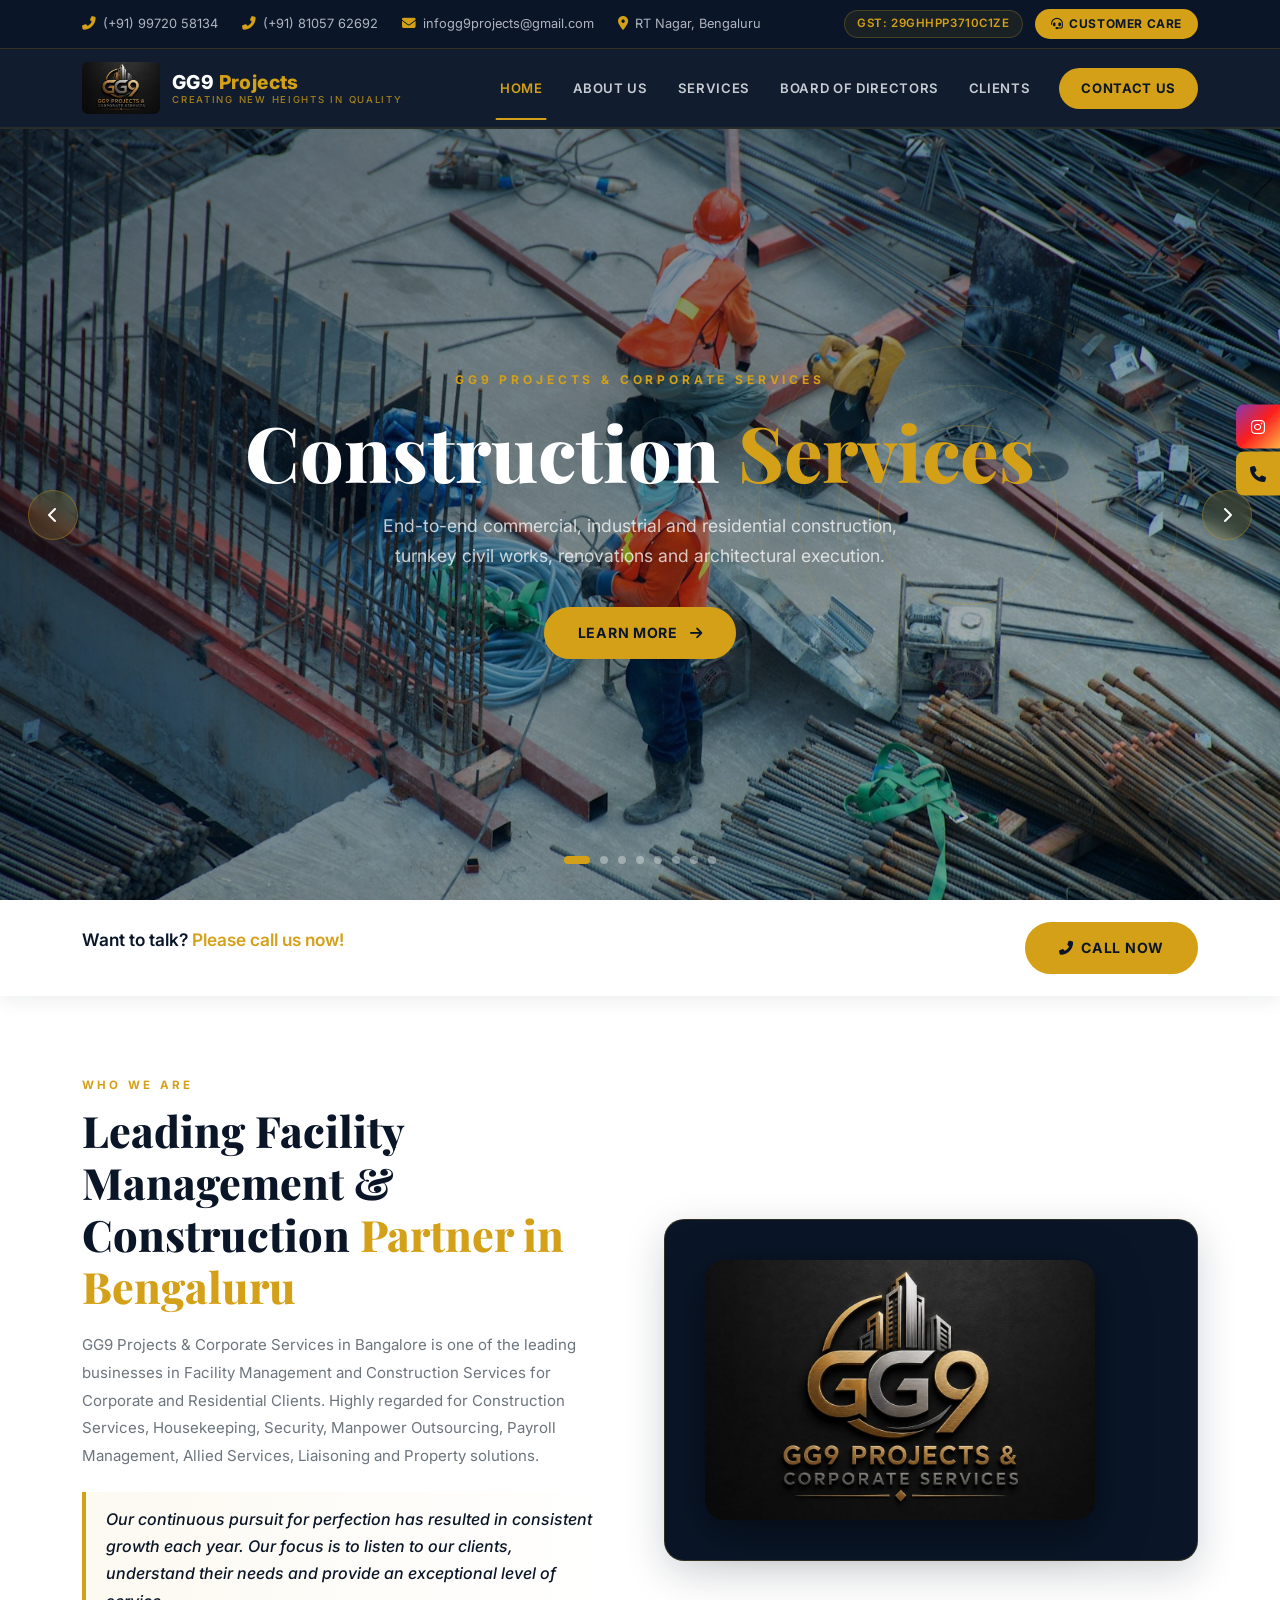
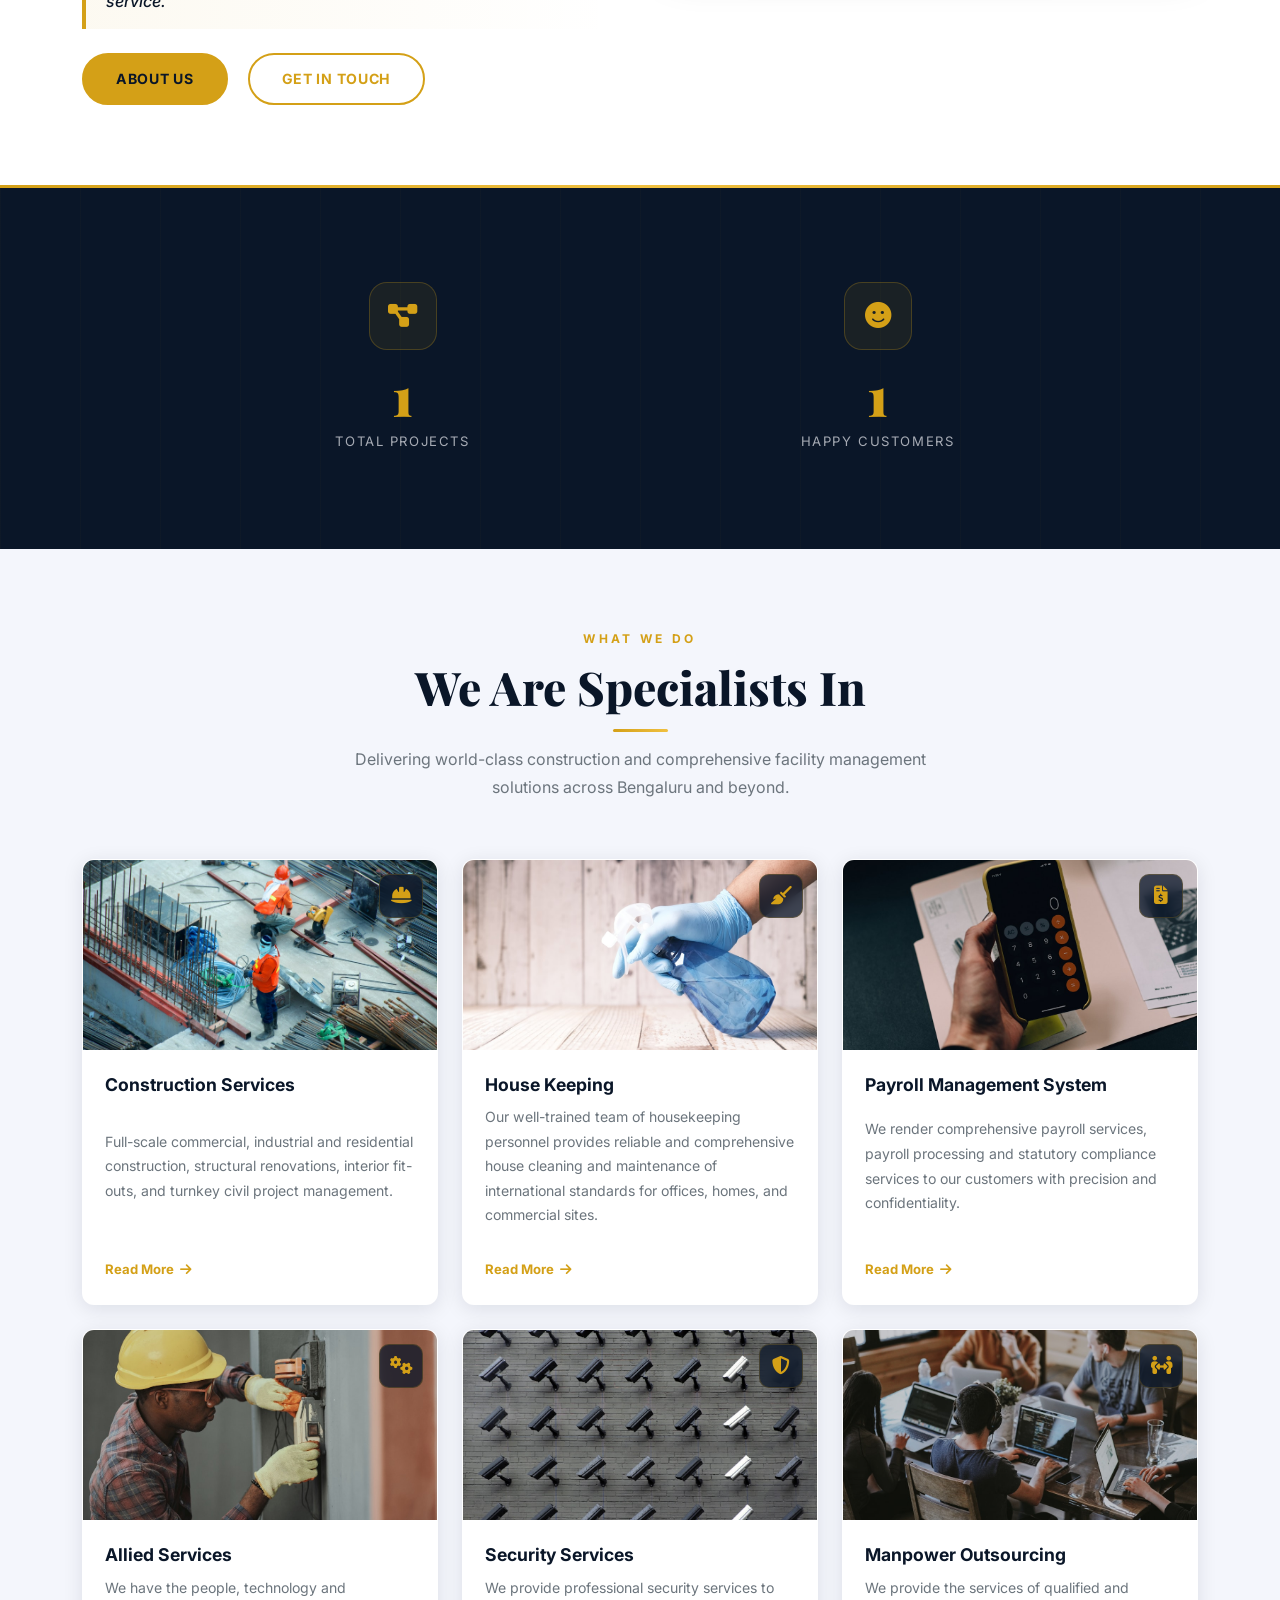
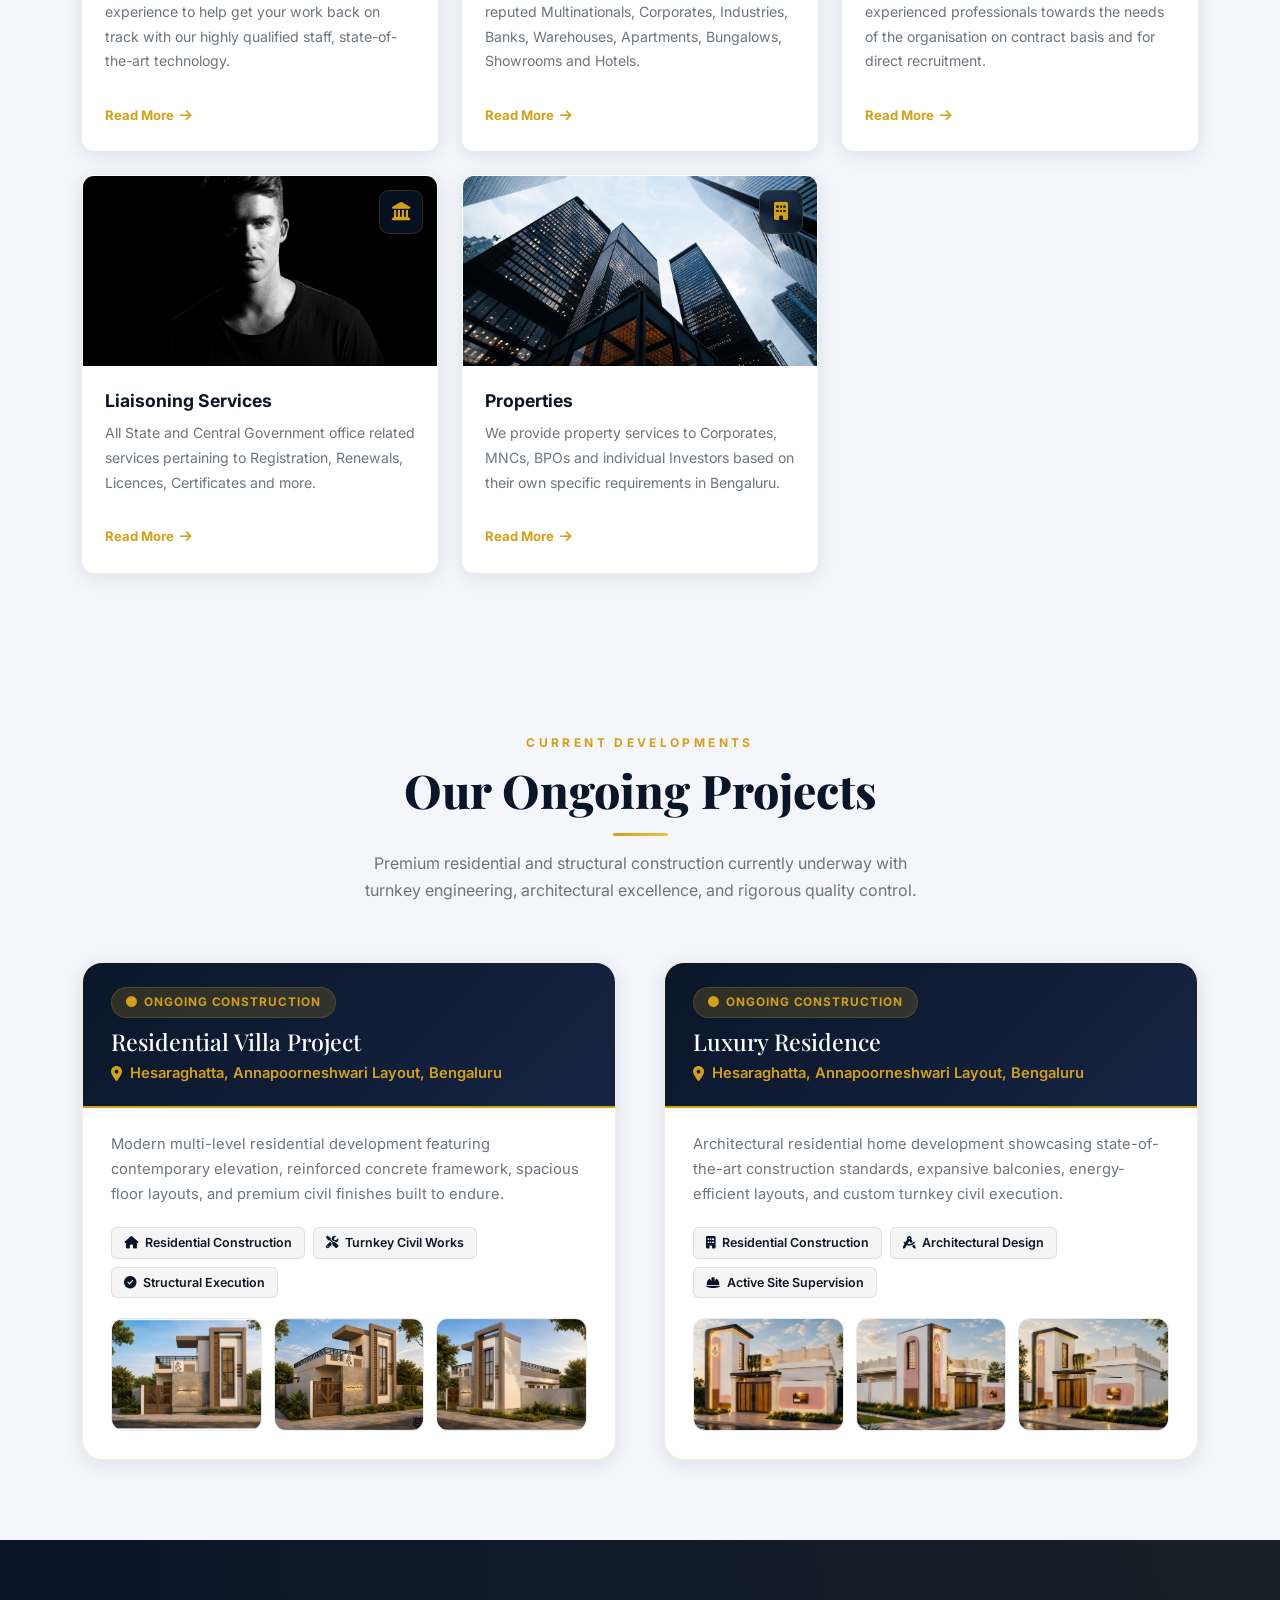
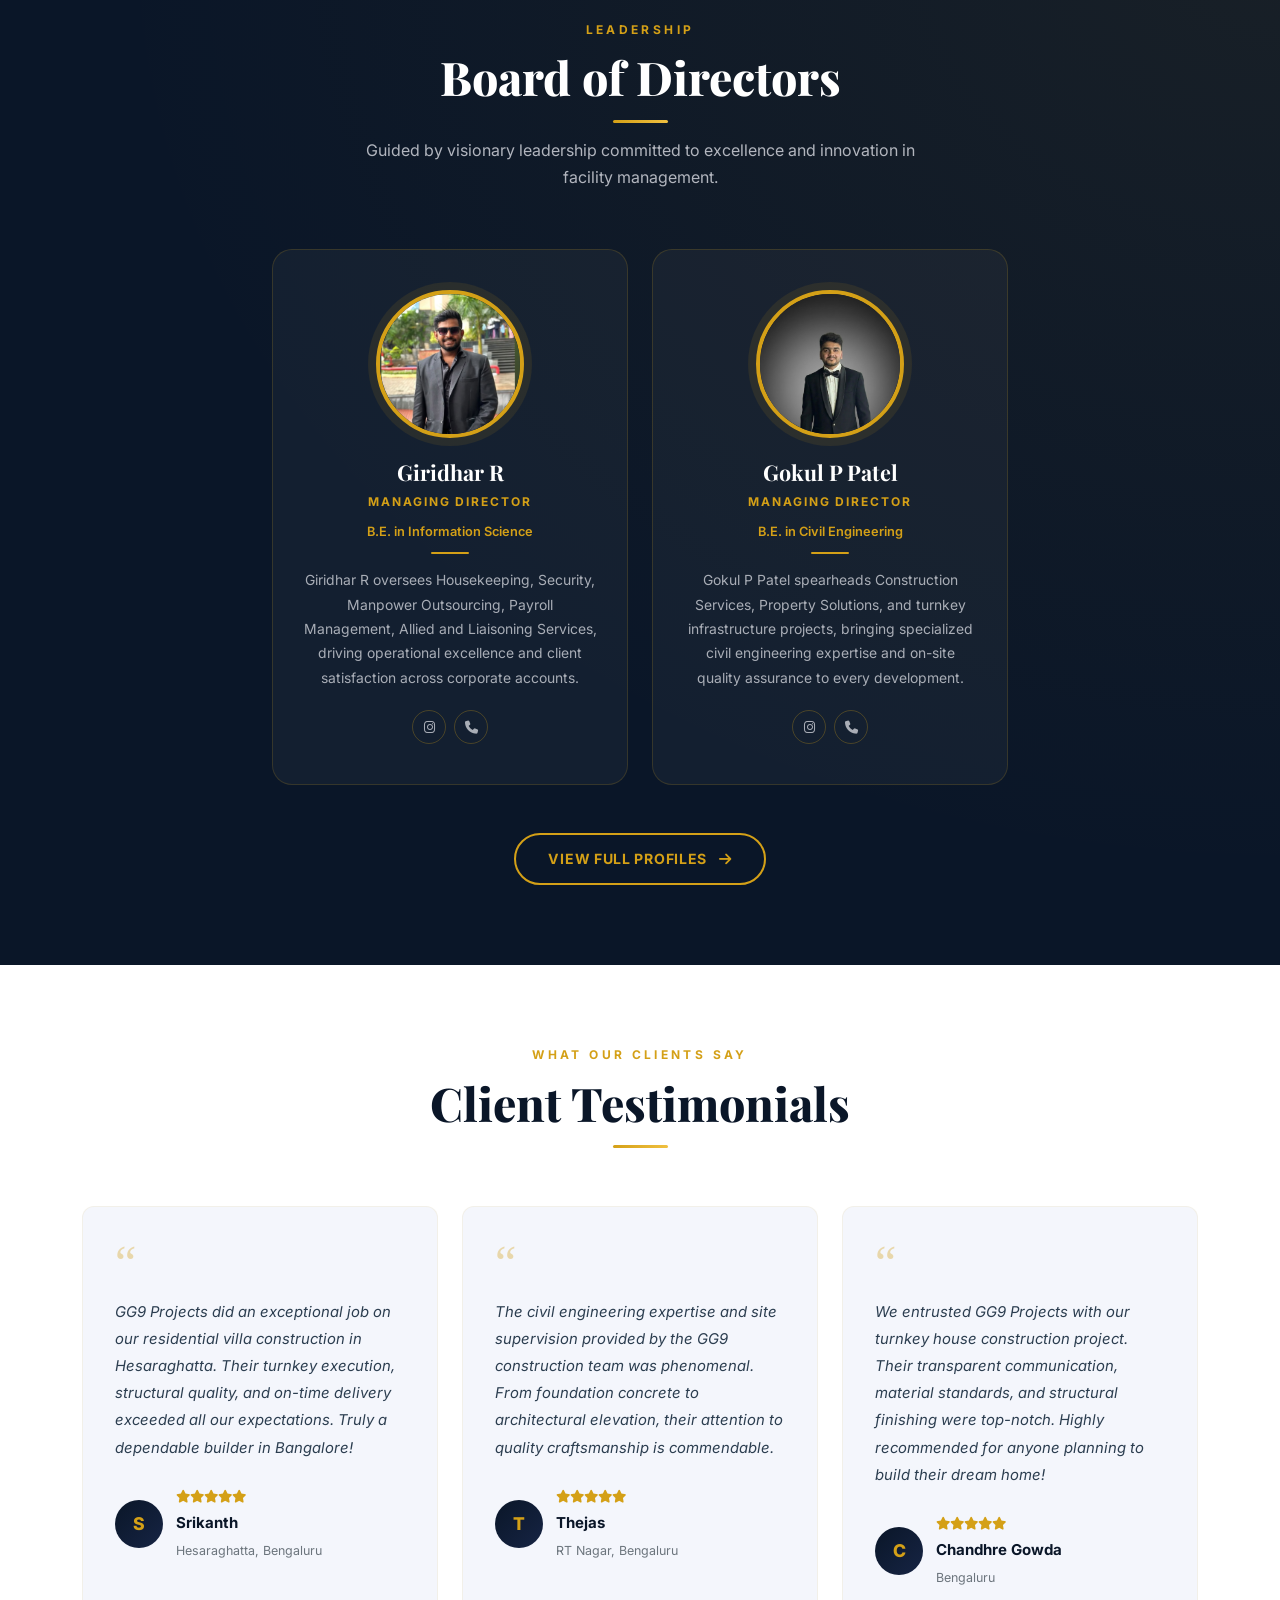
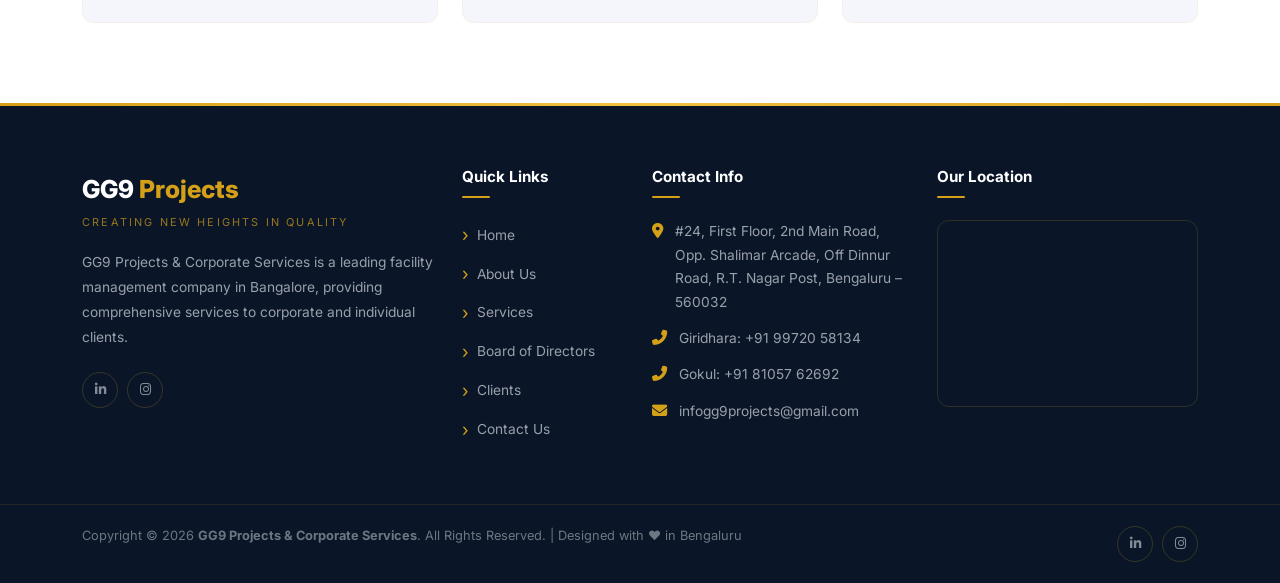
<file: index.html>
<!DOCTYPE html>
<html lang="en">
<head>
  <meta charset="UTF-8">
  <meta name="viewport" content="width=device-width, initial-scale=1.0">
  <title>GG9 Projects &amp; Corporate Services | Creating New Heights In Quality | Bengaluru</title>
  <meta name="description" content="GG9 Projects &amp; Corporate Services - Leading facility management and construction company in Bengaluru offering Construction, Housekeeping, Security, Payroll, Manpower Outsourcing, Allied Services, Liaisoning and Property services.">
  <link rel="stylesheet" href="https://cdn.jsdelivr.net/npm/bootstrap@5.3.0/dist/css/bootstrap.min.css">
  <link rel="stylesheet" href="https://cdnjs.cloudflare.com/ajax/libs/font-awesome/6.4.0/css/all.min.css">
  <link rel="stylesheet" href="css/style.css">
</head>
<body>

<!-- FLOATING SIDEBAR -->
<div class="floating-bar"><a href="https://www.instagram.com/gg9.group?igsi=MTk2eXpuN3RveWJsMg==" target="_blank" class="fl-btn fl-ig" aria-label="Instagram"><span class="fl-icon"><i class="fab fa-instagram"></i></span><span class="fl-label">Follow Us</span></a><a href="tel:09972058134" class="fl-btn fl-call" aria-label="Call Us"><span class="fl-icon"><i class="fas fa-phone"></i></span><span class="fl-label">Call Us</span></a></div>

<!-- HEADER -->
<header id="header">
  <div class="header-topbar">
    <div class="container">
      <div class="topbar-inner">
        <div class="topbar-info">
          <div class="info-item"><i class="fas fa-phone-alt"></i><a href="tel:09972058134">(+91) 99720 58134</a></div><div class="info-item"><i class="fas fa-phone-alt"></i><a href="tel:08105762692">(+91) 81057 62692</a></div>
          <div class="info-item"><i class="fas fa-envelope"></i><a href="mailto:infogg9projects@gmail.com">infogg9projects@gmail.com</a></div>
          <div class="info-item d-none d-md-flex"><i class="fas fa-map-marker-alt"></i> RT Nagar, Bengaluru</div>
        </div>
        <div class="topbar-right">
          <span class="gst-badge">GST: 29GHHPP3710C1ZE</span>
          <a href="tel:08105762692" class="topbar-cta"><i class="fas fa-headset"></i> Customer Care</a>
        </div>
      </div>
    </div>
  </div>
  <div class="navbar-main">
    <div class="container">
      <div class="navbar-inner">
        <a href="index.html" class="navbar-brand">
          <img src="images/logo.jpg" alt="GG9 Projects" class="brand-logo">
          <div class="brand-text">
            <span class="brand-name">GG9<span> Projects</span></span>
            <span class="brand-tagline">Creating New Heights In Quality</span>
          </div>
        </a>
        <button class="nav-toggle" aria-label="Toggle navigation"><span></span><span></span><span></span></button>
        <nav class="nav-links">
          <a href="index.html" class="active">Home</a>
          <a href="about.html">About Us</a>
          <a href="services.html">Services</a>
          <a href="board.html">Board of Directors</a>
          <a href="clients.html">Clients</a>
          <a href="contact.html" class="nav-cta">Contact Us</a>
        </nav>
      </div>
    </div>
  </div>
</header>

<!-- HERO SLIDER -->
<div class="hero-slider">
  <button class="slider-arrow slider-prev" aria-label="Previous"><i class="fas fa-chevron-left"></i></button>
  <button class="slider-arrow slider-next" aria-label="Next"><i class="fas fa-chevron-right"></i></button>

  <!-- Slide 1: Construction Services -->
  <div class="slide active">
    <div class="slide-bg" style="background-image: url('images/slides/slide8.jpg');"></div>
    <div class="slide-pattern"></div>
    <div class="slide-overlay"></div>
    <div class="slide-rings"><span></span><span></span><span></span><span></span></div>
    <div class="slide-content">
      <span class="slide-label">GG9 Projects &amp; Corporate Services</span>
      <h1 class="slide-title">Construction <span>Services</span></h1>
      <p class="slide-desc">End-to-end commercial, industrial and residential construction, turnkey civil works, renovations and architectural execution.</p>
      <a href="services.html" class="btn-gold slide-btn">Learn More <i class="fas fa-arrow-right ms-2"></i></a>
    </div>
  </div>

  <!-- Slide 2: Payroll Management -->
  <div class="slide">
    <div class="slide-bg" style="background-image: url('images/slides/slide1.jpg');"></div>
    <div class="slide-pattern"></div>
    <div class="slide-overlay"></div>
    <div class="slide-rings"><span></span><span></span><span></span><span></span></div>
    <div class="slide-content">
      <span class="slide-label">GG9 Projects &amp; Corporate Services</span>
      <h1 class="slide-title">Payroll <span>Management</span> System</h1>
      <p class="slide-desc">Comprehensive payroll processing, statutory compliance and HR management solutions for modern businesses.</p>
      <a href="services.html" class="btn-gold slide-btn">Learn More <i class="fas fa-arrow-right ms-2"></i></a>
    </div>
  </div>

  <!-- Slide 3: Manpower Outsourcing -->
  <div class="slide">
    <div class="slide-bg" style="background-image: url('images/slides/slide2.jpg');"></div>
    <div class="slide-pattern"></div>
    <div class="slide-overlay"></div>
    <div class="slide-rings"><span></span><span></span><span></span><span></span></div>
    <div class="slide-content">
      <span class="slide-label">GG9 Projects &amp; Corporate Services</span>
      <h1 class="slide-title">Manpower <span>Outsourcing</span></h1>
      <p class="slide-desc">Qualified and experienced professionals on contract basis, tailored to your organisation's unique needs.</p>
      <a href="services.html" class="btn-gold slide-btn">Learn More <i class="fas fa-arrow-right ms-2"></i></a>
    </div>
  </div>

  <!-- Slide 4: Allied Services -->
  <div class="slide">
    <div class="slide-bg" style="background-image: url('images/slides/slide3.jpg');"></div>
    <div class="slide-pattern"></div>
    <div class="slide-overlay"></div>
    <div class="slide-rings"><span></span><span></span><span></span><span></span></div>
    <div class="slide-content">
      <span class="slide-label">GG9 Projects &amp; Corporate Services</span>
      <h1 class="slide-title">Allied <span>Services</span></h1>
      <p class="slide-desc">State-of-the-art technology and highly qualified staff to handle all your allied facility requirements.</p>
      <a href="services.html" class="btn-gold slide-btn">Learn More <i class="fas fa-arrow-right ms-2"></i></a>
    </div>
  </div>

  <!-- Slide 5: Security Services -->
  <div class="slide">
    <div class="slide-bg" style="background-image: url('images/slides/slide4.jpg');"></div>
    <div class="slide-pattern"></div>
    <div class="slide-overlay"></div>
    <div class="slide-rings"><span></span><span></span><span></span><span></span></div>
    <div class="slide-content">
      <span class="slide-label">GG9 Projects &amp; Corporate Services</span>
      <h1 class="slide-title">Security <span>Services</span></h1>
      <p class="slide-desc">Professional security solutions for Multinationals, Banks, Warehouses, Apartments, Showrooms and Hotels.</p>
      <a href="services.html" class="btn-gold slide-btn">Learn More <i class="fas fa-arrow-right ms-2"></i></a>
    </div>
  </div>

  <!-- Slide 6: Liaisoning Services -->
  <div class="slide">
    <div class="slide-bg" style="background-image: url('images/slides/slide5.jpg');"></div>
    <div class="slide-pattern"></div>
    <div class="slide-overlay"></div>
    <div class="slide-rings"><span></span><span></span><span></span><span></span></div>
    <div class="slide-content">
      <span class="slide-label">GG9 Projects &amp; Corporate Services</span>
      <h1 class="slide-title">Liaisoning <span>Services</span></h1>
      <p class="slide-desc">All State and Central Government office related services — Registrations, Renewals, Licences and Certificates.</p>
      <a href="services.html" class="btn-gold slide-btn">Learn More <i class="fas fa-arrow-right ms-2"></i></a>
    </div>
  </div>

  <!-- Slide 7: House Keeping -->
  <div class="slide">
    <div class="slide-bg" style="background-image: url('images/slides/slide6.jpg');"></div>
    <div class="slide-pattern"></div>
    <div class="slide-overlay"></div>
    <div class="slide-rings"><span></span><span></span><span></span><span></span></div>
    <div class="slide-content">
      <span class="slide-label">GG9 Projects &amp; Corporate Services</span>
      <h1 class="slide-title">House <span>Keeping</span></h1>
      <p class="slide-desc">International-standard housekeeping for offices, homes and commercial sites with trained male and female staff.</p>
      <a href="services.html" class="btn-gold slide-btn">Learn More <i class="fas fa-arrow-right ms-2"></i></a>
    </div>
  </div>

  <!-- Slide 8: Property Services -->
  <div class="slide">
    <div class="slide-bg" style="background-image: url('images/slides/slide7.jpg');"></div>
    <div class="slide-pattern"></div>
    <div class="slide-overlay"></div>
    <div class="slide-rings"><span></span><span></span><span></span><span></span></div>
    <div class="slide-content">
      <span class="slide-label">GG9 Projects &amp; Corporate Services</span>
      <h1 class="slide-title">Property <span>Services</span></h1>
      <p class="slide-desc">Comprehensive property solutions for Corporates, MNCs, BPOs and individual investors across Bengaluru.</p>
      <a href="services.html" class="btn-gold slide-btn">Learn More <i class="fas fa-arrow-right ms-2"></i></a>
    </div>
  </div>

  <!-- Dots -->
  <div class="slider-controls">
    <button class="slider-dot active" aria-label="Slide 1"></button>
    <button class="slider-dot" aria-label="Slide 2"></button>
    <button class="slider-dot" aria-label="Slide 3"></button>
    <button class="slider-dot" aria-label="Slide 4"></button>
    <button class="slider-dot" aria-label="Slide 5"></button>
    <button class="slider-dot" aria-label="Slide 6"></button>
    <button class="slider-dot" aria-label="Slide 7"></button>
    <button class="slider-dot" aria-label="Slide 8"></button>
  </div>
</div>

<!-- CTA BAR -->
<section class="cta-bar">
  <div class="container">
    <div class="cta-inner">
      <p class="cta-text">Want to talk? <span>Please call us now!</span></p>
      <a href="tel:09972058134" class="btn-gold"><i class="fas fa-phone-alt me-2"></i>Call Now</a>
    </div>
  </div>
</section>

<!-- WHO WE ARE -->
<section class="about-section">
  <div class="container">
    <div class="row align-items-center g-5">
      <div class="col-lg-6 reveal-l">
        <span class="about-eyebrow">Who We Are</span>
        <h2 class="about-heading">Leading Facility Management &amp; Construction <span style="color:var(--accent)">Partner in Bengaluru</span></h2>
        <p class="about-body">GG9 Projects &amp; Corporate Services in Bangalore is one of the leading businesses in Facility Management and Construction Services for Corporate and Residential Clients. Highly regarded for Construction Services, Housekeeping, Security, Manpower Outsourcing, Payroll Management, Allied Services, Liaisoning and Property solutions.</p>
        <blockquote class="about-quote">Our continuous pursuit for perfection has resulted in consistent growth each year. Our focus is to listen to our clients, understand their needs and provide an exceptional level of service.</blockquote>
        <div class="mt-4">
          <a href="about.html" class="btn-gold me-3">About Us</a>
          <a href="contact.html" class="btn-outline-gold">Get In Touch</a>
        </div>
      </div>
      <div class="col-lg-6 reveal-r">
        <div class="about-img-wrap" style="background:var(--primary);border-radius:20px;padding:40px;text-align:center;border:1px solid var(--border-gold);box-shadow:var(--shadow-lg);">
          <img src="images/logo.jpg" alt="GG9 Projects &amp; Corporate Services Logo" style="max-height:260px;width:auto;object-fit:contain;filter:drop-shadow(0 10px 20px rgba(0,0,0,0.5));">
        </div>
      </div>
    </div>
  </div>
</section>

<!-- STATS -->
<section class="stats-section">
  <div class="container">
    <div class="row justify-content-center reveal-stagger">
      <div class="col-md-5 col-sm-6">
        <div class="stat-card">
          <div class="stat-icon"><i class="fas fa-project-diagram"></i></div>
          <span class="stat-number" data-count="3">0</span>
          <span class="stat-label">Total Projects</span>
        </div>
      </div>
      <div class="col-md-5 col-sm-6">
        <div class="stat-card">
          <div class="stat-icon"><i class="fas fa-smile"></i></div>
          <span class="stat-number" data-count="3">0</span>
          <span class="stat-label">Happy Customers</span>
        </div>
      </div>
    </div>
  </div>
</section>

<!-- SERVICES -->
<section class="services-section">
  <div class="container">
    <div class="section-header reveal">
      <span class="section-label">What We Do</span>
      <h2>We Are Specialists In</h2>
      <div class="gold-line"></div>
      <p>Delivering world-class construction and comprehensive facility management solutions across Bengaluru and beyond.</p>
    </div>
    <div class="row g-4 reveal-stagger">
      <div class="col-lg-4 col-md-6">
        <div class="service-card">
          <div class="service-card-img-wrap">
            <img src="images/services/construction_site.jpg" alt="Construction Services" class="service-card-img">
            <div class="service-card-badge"><i class="fas fa-hard-hat"></i></div>
          </div>
          <div class="service-card-body">
            <h3>Construction Services</h3>
            <p>Full-scale commercial, industrial and residential construction, structural renovations, interior fit-outs, and turnkey civil project management.</p>
            <a href="services.html" class="read-more">Read More <i class="fas fa-arrow-right"></i></a>
          </div>
        </div>
      </div>
      <div class="col-lg-4 col-md-6">
        <div class="service-card">
          <div class="service-card-img-wrap">
            <img src="images/services/housekeeping_office.jpg" alt="House Keeping" class="service-card-img">
            <div class="service-card-badge"><i class="fas fa-broom"></i></div>
          </div>
          <div class="service-card-body">
            <h3>House Keeping</h3>
            <p>Our well-trained team of housekeeping personnel provides reliable and comprehensive house cleaning and maintenance of international standards for offices, homes, and commercial sites.</p>
            <a href="services.html" class="read-more">Read More <i class="fas fa-arrow-right"></i></a>
          </div>
        </div>
      </div>
      <div class="col-lg-4 col-md-6">
        <div class="service-card">
          <div class="service-card-img-wrap">
            <img src="images/services/payroll_desk.jpg" alt="Payroll Management System" class="service-card-img">
            <div class="service-card-badge"><i class="fas fa-file-invoice-dollar"></i></div>
          </div>
          <div class="service-card-body">
            <h3>Payroll Management System</h3>
            <p>We render comprehensive payroll services, payroll processing and statutory compliance services to our customers with precision and confidentiality.</p>
            <a href="services.html" class="read-more">Read More <i class="fas fa-arrow-right"></i></a>
          </div>
        </div>
      </div>
      <div class="col-lg-4 col-md-6">
        <div class="service-card">
          <div class="service-card-img-wrap">
            <img src="images/services/allied_maintenance.jpg" alt="Allied Services" class="service-card-img">
            <div class="service-card-badge"><i class="fas fa-cogs"></i></div>
          </div>
          <div class="service-card-body">
            <h3>Allied Services</h3>
            <p>We have the people, technology and experience to help get your work back on track with our highly qualified staff, state-of-the-art technology.</p>
            <a href="services.html" class="read-more">Read More <i class="fas fa-arrow-right"></i></a>
          </div>
        </div>
      </div>
      <div class="col-lg-4 col-md-6">
        <div class="service-card">
          <div class="service-card-img-wrap">
            <img src="images/services/security_officer.jpg" alt="Security Services" class="service-card-img">
            <div class="service-card-badge"><i class="fas fa-shield-alt"></i></div>
          </div>
          <div class="service-card-body">
            <h3>Security Services</h3>
            <p>We provide professional security services to reputed Multinationals, Corporates, Industries, Banks, Warehouses, Apartments, Bungalows, Showrooms and Hotels.</p>
            <a href="services.html" class="read-more">Read More <i class="fas fa-arrow-right"></i></a>
          </div>
        </div>
      </div>
      <div class="col-lg-4 col-md-6">
        <div class="service-card">
          <div class="service-card-img-wrap">
            <img src="images/services/manpower_team.jpg" alt="Manpower Outsourcing" class="service-card-img">
            <div class="service-card-badge"><i class="fas fa-people-arrows"></i></div>
          </div>
          <div class="service-card-body">
            <h3>Manpower Outsourcing</h3>
            <p>We provide the services of qualified and experienced professionals towards the needs of the organisation on contract basis and for direct recruitment.</p>
            <a href="services.html" class="read-more">Read More <i class="fas fa-arrow-right"></i></a>
          </div>
        </div>
      </div>
      <div class="col-lg-4 col-md-6">
        <div class="service-card">
          <div class="service-card-img-wrap">
            <img src="images/services/liaisoning_government.jpg" alt="Liaisoning Services" class="service-card-img">
            <div class="service-card-badge"><i class="fas fa-landmark"></i></div>
          </div>
          <div class="service-card-body">
            <h3>Liaisoning Services</h3>
            <p>All State and Central Government office related services pertaining to Registration, Renewals, Licences, Certificates and more.</p>
            <a href="services.html" class="read-more">Read More <i class="fas fa-arrow-right"></i></a>
          </div>
        </div>
      </div>
      <div class="col-lg-4 col-md-6">
        <div class="service-card">
          <div class="service-card-img-wrap">
            <img src="images/services/properties_skyscraper.jpg" alt="Properties" class="service-card-img">
            <div class="service-card-badge"><i class="fas fa-building"></i></div>
          </div>
          <div class="service-card-body">
            <h3>Properties</h3>
            <p>We provide property services to Corporates, MNCs, BPOs and individual Investors based on their own specific requirements in Bengaluru.</p>
            <a href="services.html" class="read-more">Read More <i class="fas fa-arrow-right"></i></a>
          </div>
        </div>
      </div>
      <div class="col-lg-4 col-md-6 d-flex align-items-center">
        <div class="p-4" style="background:linear-gradient(135deg,var(--primary),#162444);border-radius:16px;width:100%;border:1px solid var(--border-gold);height:100%;display:flex;flex-direction:column;justify-content:center;">
          <h4 style="color:var(--accent);font-family:var(--font-display);font-size:1.4rem;margin-bottom:10px;">Need a Custom Solution?</h4>
          <p style="color:rgba(232,234,240,0.75);font-size:0.9rem;margin-bottom:18px;">We tailor our services to match your unique business requirements. Get in touch with our team today.</p>
          <a href="contact.html" class="btn-gold" style="align-self:flex-start;">Get a Free Quote</a>
        </div>
      </div>
    </div>
  </div>
</section>

<!-- ONGOING PROJECTS SHOWCASE -->
<section style="padding:var(--section-py) 0;background:var(--light-bg);">
  <div class="container">
    <div class="section-header reveal">
      <span class="section-label">Current Developments</span>
      <h2>Our Ongoing Projects</h2>
      <div class="gold-line"></div>
      <p>Premium residential and structural construction currently underway with turnkey engineering, architectural excellence, and rigorous quality control.</p>
    </div>

    <div class="row g-5 reveal-stagger">

      <!-- PROJECT 1 -->
      <div class="col-lg-6">
        <div class="project-card">
          <div class="project-header-bar">
            <span class="project-badge"><i class="fas fa-circle"></i> Ongoing Construction</span>
            <h3>Residential Villa Project</h3>
            <div class="project-location">
              <i class="fas fa-map-marker-alt"></i>
              <span>Hesaraghatta, Annapoorneshwari Layout, Bengaluru</span>
            </div>
          </div>
          <div class="project-body">
            <p>Modern multi-level residential development featuring contemporary elevation, reinforced concrete framework, spacious floor layouts, and premium civil finishes built to endure.</p>
            <div class="project-features">
              <span class="project-tag"><i class="fas fa-home me-1"></i> Residential Construction</span>
              <span class="project-tag"><i class="fas fa-tools me-1"></i> Turnkey Civil Works</span>
              <span class="project-tag"><i class="fas fa-check-circle me-1"></i> Structural Execution</span>
            </div>
            <div class="project-gallery-grid">
              <div class="project-gallery-thumb">
                <img src="images/projects/project1/home11.jpeg" alt="Project 1 Front Elevation - Hesaraghatta Annapoorneshwari Layout" loading="lazy">
                <div class="project-gallery-overlay"><span>Front Elevation</span></div>
              </div>
              <div class="project-gallery-thumb">
                <img src="images/projects/project1/home12.jpeg" alt="Project 1 Structural Framing - Hesaraghatta Annapoorneshwari Layout" loading="lazy">
                <div class="project-gallery-overlay"><span>Site Progress</span></div>
              </div>
              <div class="project-gallery-thumb">
                <img src="images/projects/project1/home13.jpeg" alt="Project 1 Exterior View - Hesaraghatta Annapoorneshwari Layout" loading="lazy">
                <div class="project-gallery-overlay"><span>Exterior Design</span></div>
              </div>
            </div>
          </div>
        </div>
      </div>

      <!-- PROJECT 2 -->
      <div class="col-lg-6">
        <div class="project-card">
          <div class="project-header-bar">
            <span class="project-badge"><i class="fas fa-circle"></i> Ongoing Construction</span>
            <h3>Luxury Residence</h3>
            <div class="project-location">
              <i class="fas fa-map-marker-alt"></i>
              <span>Hesaraghatta, Annapoorneshwari Layout, Bengaluru</span>
            </div>
          </div>
          <div class="project-body">
            <p>Architectural residential home development showcasing state-of-the-art construction standards, expansive balconies, energy-efficient layouts, and custom turnkey civil execution.</p>
            <div class="project-features">
              <span class="project-tag"><i class="fas fa-building me-1"></i> Residential Construction</span>
              <span class="project-tag"><i class="fas fa-drafting-compass me-1"></i> Architectural Design</span>
              <span class="project-tag"><i class="fas fa-hard-hat me-1"></i> Active Site Supervision</span>
            </div>
            <div class="project-gallery-grid">
              <div class="project-gallery-thumb">
                <img src="images/projects/project2/home21.jpeg" alt="Project 2 Modern Façade - Hesaraghatta Annapoorneshwari Layout" loading="lazy">
                <div class="project-gallery-overlay"><span>Architectural Façade</span></div>
              </div>
              <div class="project-gallery-thumb">
                <img src="images/projects/project2/home22.jpeg" alt="Project 2 Structural Construction - Hesaraghatta Annapoorneshwari Layout" loading="lazy">
                <div class="project-gallery-overlay"><span>Structure Works</span></div>
              </div>
              <div class="project-gallery-thumb">
                <img src="images/projects/project2/home23.jpeg" alt="Project 2 Side Perspective - Hesaraghatta Annapoorneshwari Layout" loading="lazy">
                <div class="project-gallery-overlay"><span>Site View</span></div>
              </div>
            </div>
          </div>
        </div>
      </div>

    </div>
  </div>
</section>

<!-- BOARD OF DIRECTORS PREVIEW -->
<section class="board-preview">
  <div class="container">
    <div class="section-header light reveal">
      <span class="section-label">Leadership</span>
      <h2>Board of Directors</h2>
      <div class="gold-line"></div>
      <p>Guided by visionary leadership committed to excellence and innovation in facility management.</p>
    </div>
    <div class="row g-4 justify-content-center reveal-stagger">
      <div class="col-lg-4 col-md-6">
        <div class="director-mini-card">
          <img src="images/directors/giridhara.png" alt="Giridhar R - Managing Director" class="dir-photo">
          <h3>Giridhar R</h3>
          <span class="dir-title">Managing Director</span>
          <div style="font-size:0.8rem;color:var(--accent);font-weight:600;margin-top:-6px;margin-bottom:10px;">B.E. in Information Science</div>
          <div class="dir-divider"></div>
          <p>Giridhar R oversees Housekeeping, Security, Manpower Outsourcing, Payroll Management, Allied and Liaisoning Services, driving operational excellence and client satisfaction across corporate accounts.</p>
          <div class="dir-social">
            <a href="https://www.instagram.com/giridhar_09?igsi=cnB1czl4ODIxYTln" target="_blank" aria-label="Instagram"><i class="fab fa-instagram"></i></a>
            <a href="tel:09972058134" aria-label="Phone"><i class="fas fa-phone"></i></a>
          </div>
        </div>
      </div>
      <div class="col-lg-4 col-md-6">
        <div class="director-mini-card">
          <img src="images/directors/gokul.png" alt="Gokul P Patel - Managing Director" class="dir-photo">
          <h3>Gokul P Patel</h3>
          <span class="dir-title">Managing Director</span>
          <div style="font-size:0.8rem;color:var(--accent);font-weight:600;margin-top:-6px;margin-bottom:10px;">B.E. in Civil Engineering</div>
          <div class="dir-divider"></div>
          <p>Gokul P Patel spearheads Construction Services, Property Solutions, and turnkey infrastructure projects, bringing specialized civil engineering expertise and on-site quality assurance to every development.</p>
          <div class="dir-social">
            <a href="https://www.instagram.com/mr.gp.gowda?igsi=NHNxYXJ3ZHQ3eXFs" target="_blank" aria-label="Instagram"><i class="fab fa-instagram"></i></a>
            <a href="tel:08105762692" aria-label="Phone"><i class="fas fa-phone"></i></a>
          </div>
        </div>
      </div>
    </div>
    <div class="text-center mt-5 reveal">
      <a href="board.html" class="btn-outline-gold">View Full Profiles <i class="fas fa-arrow-right ms-2"></i></a>
    </div>
  </div>
</section>

<!-- TESTIMONIALS -->
<section class="testimonials-section">
  <div class="container">
    <div class="section-header reveal">
      <span class="section-label">What Our Clients Say</span>
      <h2>Client Testimonials</h2>
      <div class="gold-line"></div>
    </div>
    <div class="row g-4 reveal-stagger">
      <div class="col-lg-4 col-md-6">
        <div class="testimonial-card">
          <span class="quote-mark">&ldquo;</span>
          <p>GG9 Projects did an exceptional job on our residential villa construction in Hesaraghatta. Their turnkey execution, structural quality, and on-time delivery exceeded all our expectations. Truly a dependable builder in Bangalore!</p>
          <div class="test-footer">
            <div class="test-avatar">S</div>
            <div>
              <span class="test-stars"><i class="fas fa-star"></i><i class="fas fa-star"></i><i class="fas fa-star"></i><i class="fas fa-star"></i><i class="fas fa-star"></i></span>
              <span class="test-name">Srikanth</span>
              <span class="test-place">Hesaraghatta, Bengaluru</span>
            </div>
          </div>
        </div>
      </div>
      <div class="col-lg-4 col-md-6">
        <div class="testimonial-card">
          <span class="quote-mark">&ldquo;</span>
          <p>The civil engineering expertise and site supervision provided by the GG9 construction team was phenomenal. From foundation concrete to architectural elevation, their attention to quality craftsmanship is commendable.</p>
          <div class="test-footer">
            <div class="test-avatar">T</div>
            <div>
              <span class="test-stars"><i class="fas fa-star"></i><i class="fas fa-star"></i><i class="fas fa-star"></i><i class="fas fa-star"></i><i class="fas fa-star"></i></span>
              <span class="test-name">Thejas</span>
              <span class="test-place">RT Nagar, Bengaluru</span>
            </div>
          </div>
        </div>
      </div>
      <div class="col-lg-4 col-md-6">
        <div class="testimonial-card">
          <span class="quote-mark">&ldquo;</span>
          <p>We entrusted GG9 Projects with our turnkey house construction project. Their transparent communication, material standards, and structural finishing were top-notch. Highly recommended for anyone planning to build their dream home!</p>
          <div class="test-footer">
            <div class="test-avatar">C</div>
            <div>
              <span class="test-stars"><i class="fas fa-star"></i><i class="fas fa-star"></i><i class="fas fa-star"></i><i class="fas fa-star"></i><i class="fas fa-star"></i></span>
              <span class="test-name">Chandhre Gowda</span>
              <span class="test-place">Bengaluru</span>
            </div>
          </div>
        </div>
      </div>
    </div>
  </div>
</section>


<footer>
  <div class="footer-top">
    <div class="container">
      <div class="row">
        <div class="col-lg-4 col-md-6 mb-5 mb-lg-0">
          <div class="footer-widget">
            <div class="footer-brand-name">GG9<span> Projects</span></div>
            <span class="footer-tagline">Creating New Heights In Quality</span>
            <p class="footer-brand-desc">GG9 Projects &amp; Corporate Services is a leading facility management company in Bangalore, providing comprehensive services to corporate and individual clients.</p>
            <div class="footer-socials"><a href="https://www.linkedin.com/in/gg9-projects-and-corporate-services-pvt-ltd-3b081942a?utm_source=share_via&utm_content=profile&utm_medium=member_android" target="_blank" aria-label="LinkedIn"><i class="fab fa-linkedin-in"></i></a><a href="https://www.instagram.com/gg9.group?igsi=MTk2eXpuN3RveWJsMg==" target="_blank" aria-label="Instagram"><i class="fab fa-instagram"></i></a></div>
          </div>
        </div>
        <div class="col-lg-2 col-md-6 mb-5 mb-lg-0">
          <div class="footer-widget">
            <h4>Quick Links</h4>
            <ul class="footer-links">
              <li><a href="index.html">Home</a></li>
              <li><a href="about.html">About Us</a></li>
              <li><a href="services.html">Services</a></li>
              <li><a href="board.html">Board of Directors</a></li>
              <li><a href="clients.html">Clients</a></li>
              <li><a href="contact.html">Contact Us</a></li>
            </ul>
          </div>
        </div>
        <div class="col-lg-3 col-md-6 mb-5 mb-md-0">
          <div class="footer-widget">
            <h4>Contact Info</h4>
            <ul class="footer-contact">
              <li><i class="fas fa-map-marker-alt"></i><span>#24, First Floor, 2nd Main Road, Opp. Shalimar Arcade, Off Dinnur Road, R.T. Nagar Post, Bengaluru – 560032</span></li>
              <li><i class="fas fa-phone-alt"></i><span>Giridhara: <a href="tel:09972058134">+91 99720 58134</a></span></li><li><i class="fas fa-phone-alt"></i><span>Gokul: <a href="tel:08105762692">+91 81057 62692</a></span></li>
              <li><i class="fas fa-envelope"></i><a href="mailto:infogg9projects@gmail.com">infogg9projects@gmail.com</a></li>
            </ul>
          </div>
        </div>
        <div class="col-lg-3 col-md-6">
          <div class="footer-widget">
            <h4>Our Location</h4>
            <div class="footer-map">
              <iframe src="https://maps.google.com/maps?q=24,+2nd+Main+Road,+Opp.+Shalimar+Arcade,+Dinnur+Road,+RT+Nagar,+Bengaluru+560032&t=&z=15&ie=UTF8&iwloc=&output=embed" allowfullscreen="" loading="lazy" title="GG9 Projects Location"></iframe>
            </div>
          </div>
        </div>
      </div>
    </div>
  </div>
  <div class="container">
    <div class="footer-bottom">
      <p class="footer-copy">Copyright &copy; 2026 <strong>GG9 Projects &amp; Corporate Services</strong>. All Rights Reserved. | Designed with &#9829; in Bengaluru</p>
      <div class="footer-socials"><a href="https://www.linkedin.com/in/gg9-projects-and-corporate-services-pvt-ltd-3b081942a?utm_source=share_via&utm_content=profile&utm_medium=member_android" target="_blank" aria-label="LinkedIn"><i class="fab fa-linkedin-in"></i></a><a href="https://www.instagram.com/gg9.group?igsi=MTk2eXpuN3RveWJsMg==" target="_blank" aria-label="Instagram"><i class="fab fa-instagram"></i></a></div>
    </div>
  </div>
</footer>

<button id="back-to-top" aria-label="Back to top"><i class="fas fa-chevron-up"></i></button>
<script src="https://cdn.jsdelivr.net/npm/bootstrap@5.3.0/dist/js/bootstrap.bundle.min.js"></script>
<script src="js/script.js"></script>
</body>
</html>
</file>
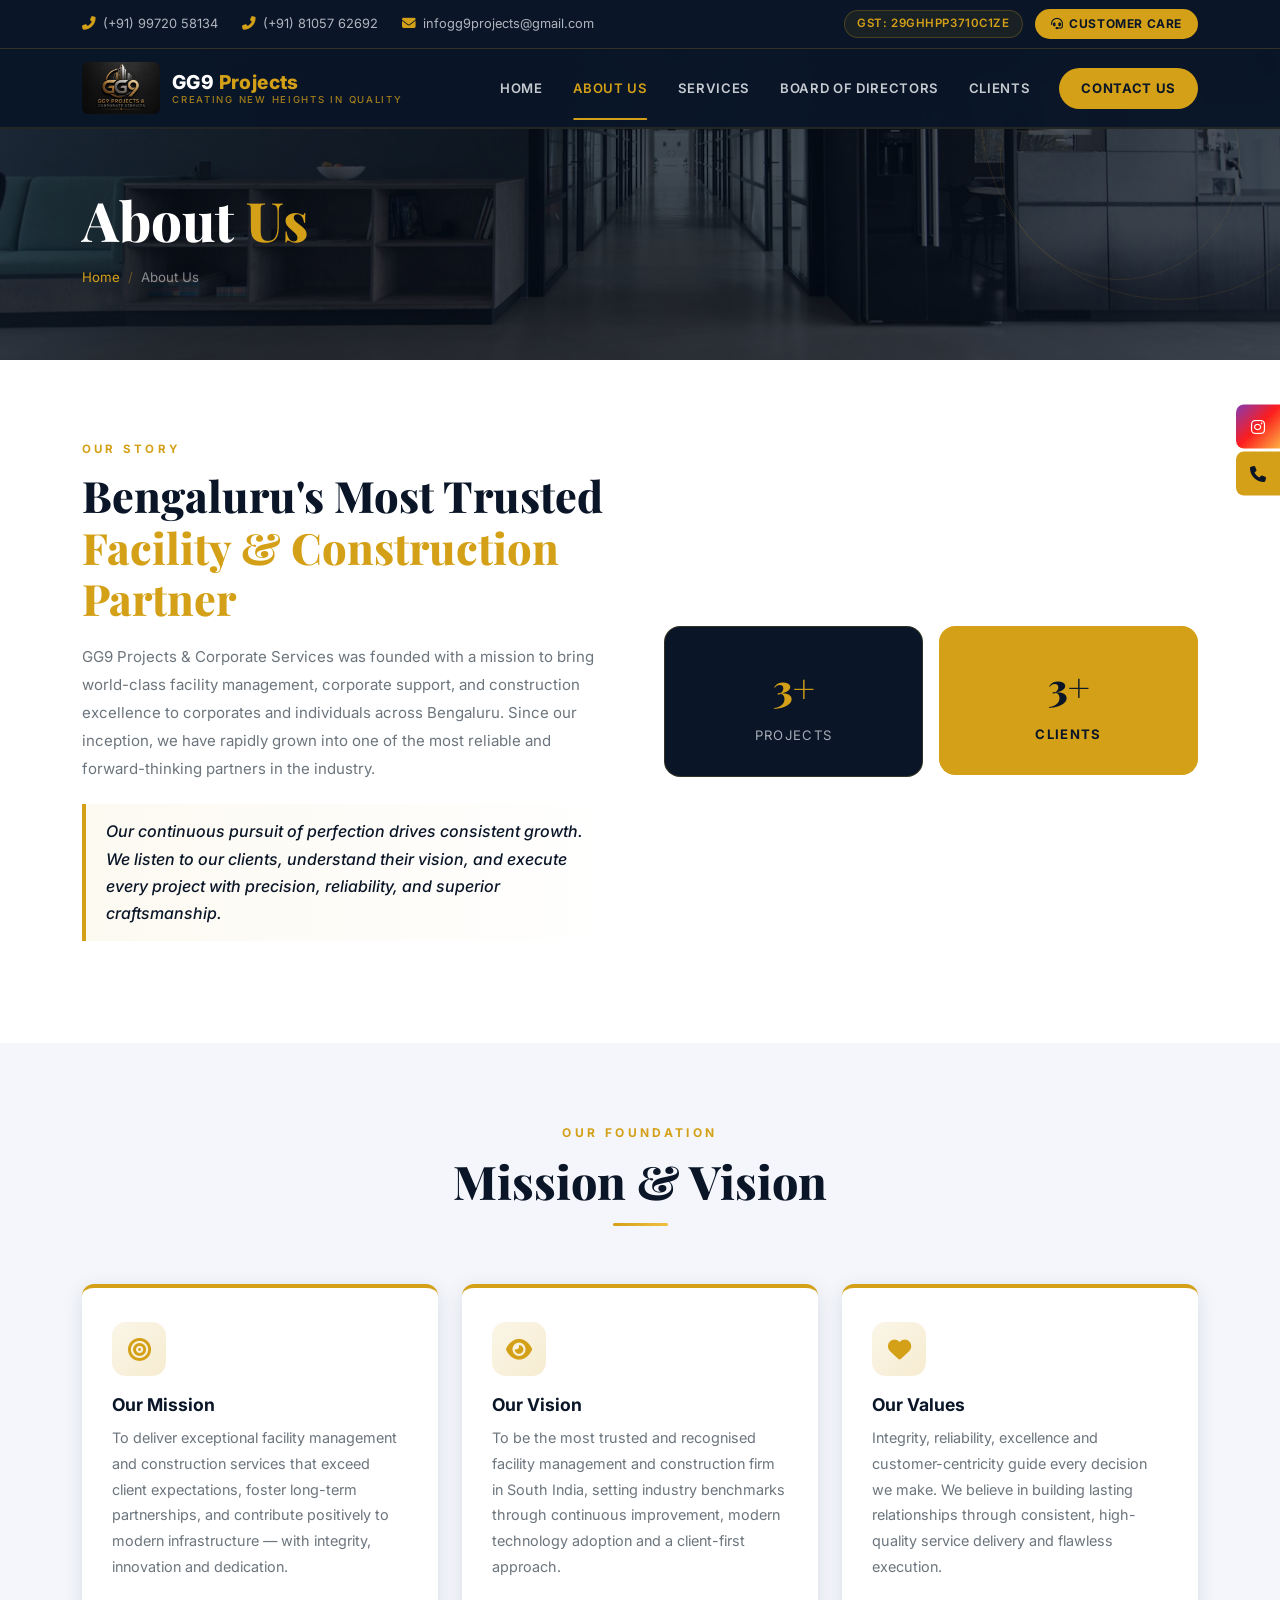
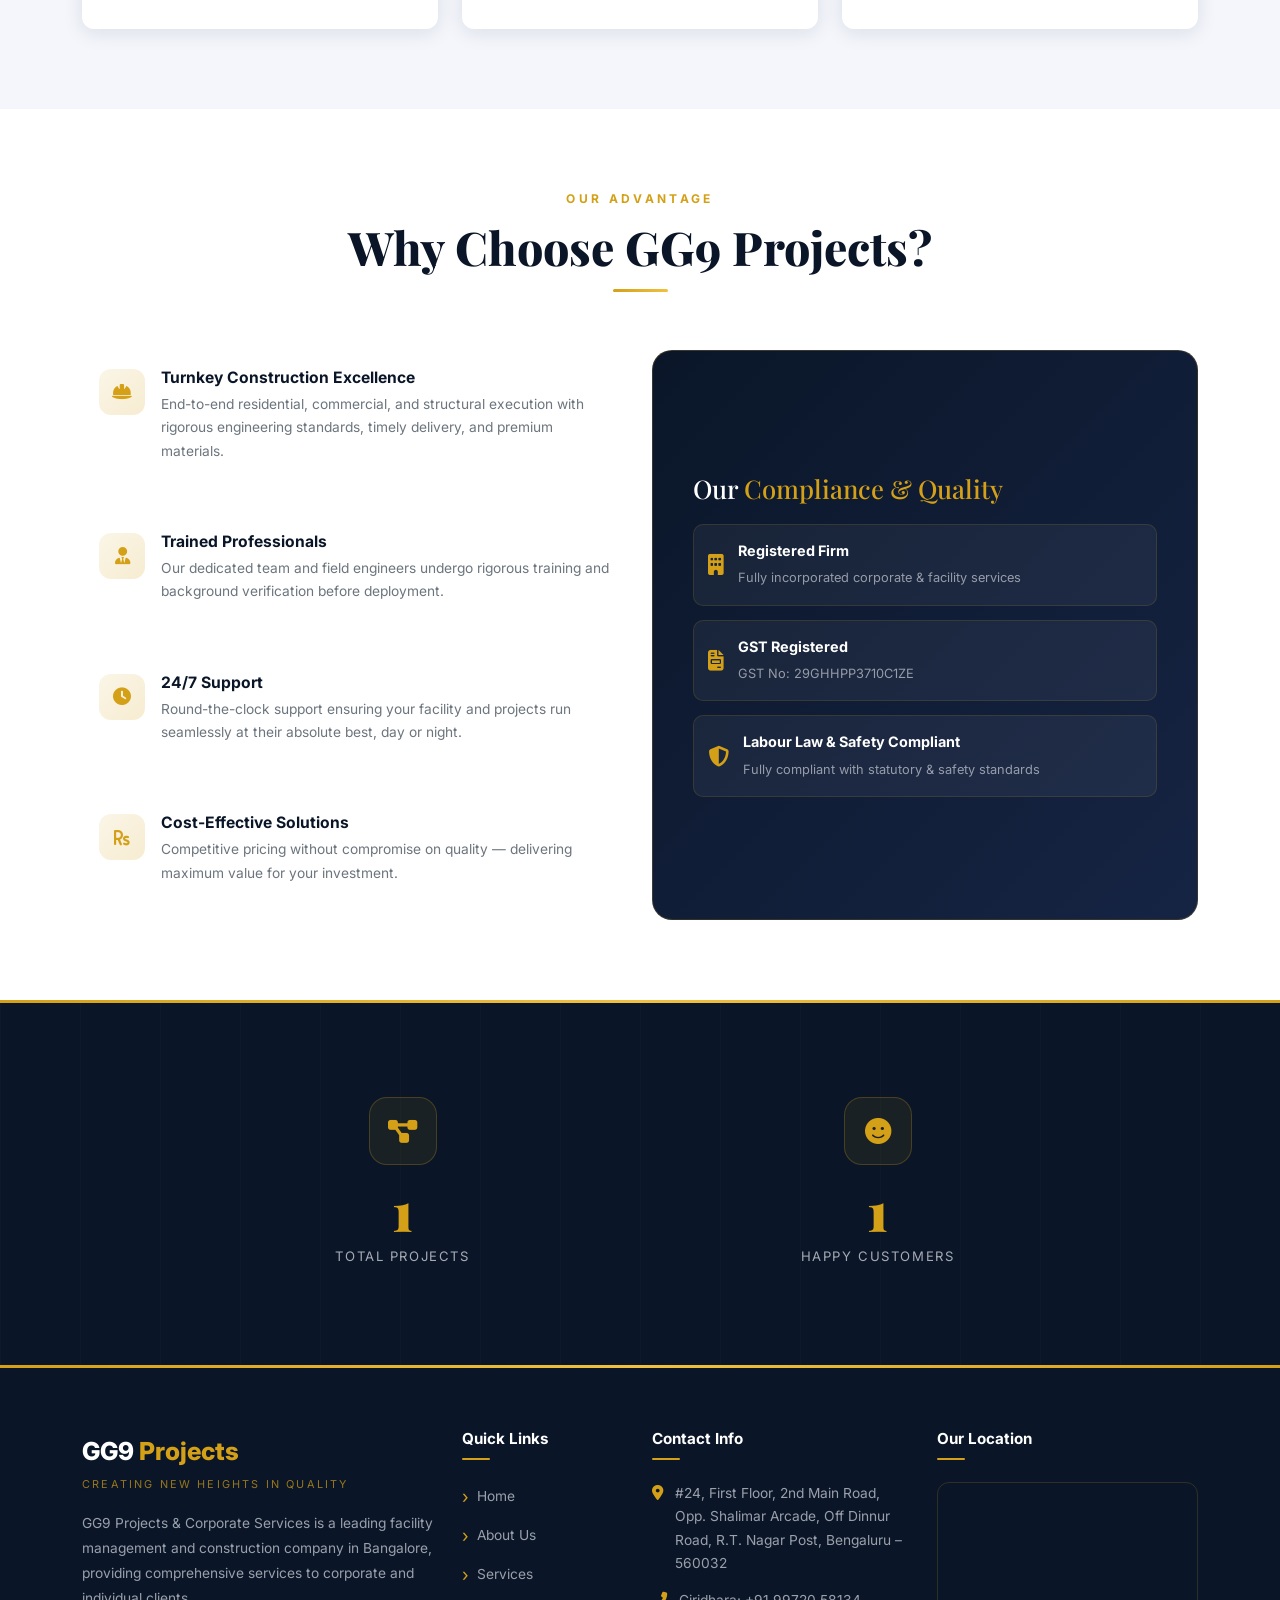
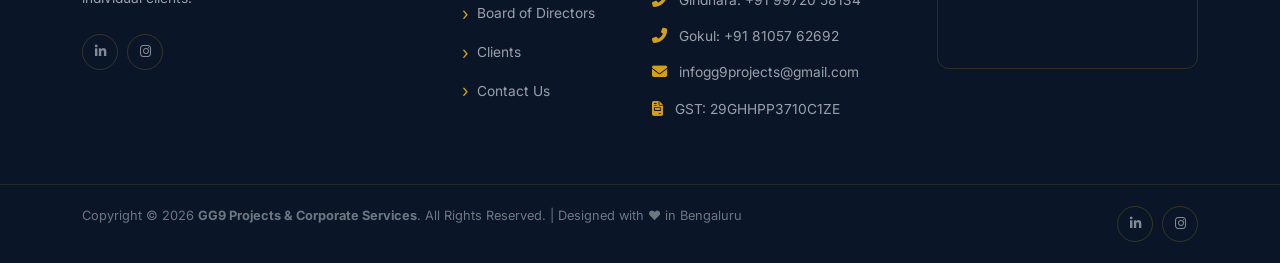
<file: about.html>
<!DOCTYPE html>
<html lang="en">
<head>
  <meta charset="UTF-8">
  <meta name="viewport" content="width=device-width, initial-scale=1.0">
  <title>About Us | GG9 Projects &amp; Corporate Services | Bengaluru</title>
  <meta name="description" content="Learn about GG9 Projects &amp; Corporate Services – our story, mission, vision and why we are Bangalore's leading facility management and construction partner.">
  <link rel="stylesheet" href="https://cdn.jsdelivr.net/npm/bootstrap@5.3.0/dist/css/bootstrap.min.css">
  <link rel="stylesheet" href="https://cdnjs.cloudflare.com/ajax/libs/font-awesome/6.4.0/css/all.min.css">
  <link rel="stylesheet" href="css/style.css">
</head>
<body>

<div class="floating-bar"><a href="https://www.instagram.com/gg9.group?igsi=MTk2eXpuN3RveWJsMg==" target="_blank" class="fl-btn fl-ig" aria-label="Instagram"><span class="fl-icon"><i class="fab fa-instagram"></i></span><span class="fl-label">Follow Us</span></a><a href="tel:09972058134" class="fl-btn fl-call" aria-label="Call Us"><span class="fl-icon"><i class="fas fa-phone"></i></span><span class="fl-label">Call Us</span></a></div>

<header id="header">
  <div class="header-topbar"><div class="container"><div class="topbar-inner"><div class="topbar-info"><div class="info-item"><i class="fas fa-phone-alt"></i><a href="tel:09972058134">(+91) 99720 58134</a></div><div class="info-item"><i class="fas fa-phone-alt"></i><a href="tel:08105762692">(+91) 81057 62692</a></div><div class="info-item"><i class="fas fa-envelope"></i><a href="mailto:infogg9projects@gmail.com">infogg9projects@gmail.com</a></div></div><div class="topbar-right"><span class="gst-badge">GST: 29GHHPP3710C1ZE</span><a href="tel:08105762692" class="topbar-cta"><i class="fas fa-headset"></i> Customer Care</a></div></div></div></div>
  <div class="navbar-main"><div class="container"><div class="navbar-inner"><a href="index.html" class="navbar-brand"><img src="images/logo.jpg" alt="GG9 Projects" class="brand-logo"><div class="brand-text"><span class="brand-name">GG9<span> Projects</span></span><span class="brand-tagline">Creating New Heights In Quality</span></div></a><button class="nav-toggle" aria-label="Toggle navigation"><span></span><span></span><span></span></button><nav class="nav-links"><a href="index.html">Home</a><a href="about.html" class="active">About Us</a><a href="services.html">Services</a><a href="board.html">Board of Directors</a><a href="clients.html">Clients</a><a href="contact.html" class="nav-cta">Contact Us</a></nav></div></div></div>
</header>

<section class="page-hero">
  <div class="ph-ring r1"></div><div class="ph-ring r2"></div>
  <div class="container"><div class="ph-inner">
    <h1>About <span>Us</span></h1>
    <nav class="breadcrumb-nav" aria-label="Breadcrumb">
      <a href="index.html">Home</a><span class="sep">/</span><span>About Us</span>
    </nav>
  </div></div>
</section>

<section class="about-section">
  <div class="container">
    <div class="row align-items-center g-5">
      <div class="col-lg-6 reveal-l">
        <span class="about-eyebrow">Our Story</span>
        <h2 class="about-heading">Bengaluru's Most Trusted <span style="color:var(--accent)">Facility &amp; Construction Partner</span></h2>
        <p class="about-body">GG9 Projects &amp; Corporate Services was founded with a mission to bring world-class facility management, corporate support, and construction excellence to corporates and individuals across Bengaluru. Since our inception, we have rapidly grown into one of the most reliable and forward-thinking partners in the industry.</p>
        <blockquote class="about-quote">Our continuous pursuit of perfection drives consistent growth. We listen to our clients, understand their vision, and execute every project with precision, reliability, and superior craftsmanship.</blockquote>
      </div>
      <div class="col-lg-6 reveal-r">
        <div class="row g-3 justify-content-center">
          <div class="col-6">
            <div class="stat-mini" style="background:var(--primary);border-radius:16px;padding:28px 15px;text-align:center;border:1px solid var(--border-gold);">
              <span style="font-size:2.4rem;font-weight:900;color:var(--accent);display:block;font-family:var(--font-display);">3+</span>
              <span style="font-size:0.82rem;color:rgba(232,234,240,0.7);text-transform:uppercase;letter-spacing:0.1em;">Projects</span>
            </div>
          </div>
          <div class="col-6">
            <div class="stat-mini" style="background:var(--accent);border-radius:16px;padding:28px 15px;text-align:center;">
              <span style="font-size:2.4rem;font-weight:900;color:var(--primary);display:block;font-family:var(--font-display);">3+</span>
              <span style="font-size:0.82rem;color:var(--primary);text-transform:uppercase;letter-spacing:0.1em;font-weight:700;">Clients</span>
            </div>
          </div>
        </div>
      </div>
    </div>
  </div>
</section>

<section style="padding:var(--section-py) 0;background:var(--light-bg);">
  <div class="container">
    <div class="section-header reveal">
      <span class="section-label">Our Foundation</span>
      <h2>Mission &amp; Vision</h2>
      <div class="gold-line"></div>
    </div>
    <div class="row g-4 reveal-stagger">
      <div class="col-md-4">
        <div class="mission-card">
          <div class="m-icon"><i class="fas fa-bullseye"></i></div>
          <h3>Our Mission</h3>
          <p>To deliver exceptional facility management and construction services that exceed client expectations, foster long-term partnerships, and contribute positively to modern infrastructure — with integrity, innovation and dedication.</p>
        </div>
      </div>
      <div class="col-md-4">
        <div class="mission-card">
          <div class="m-icon"><i class="fas fa-eye"></i></div>
          <h3>Our Vision</h3>
          <p>To be the most trusted and recognised facility management and construction firm in South India, setting industry benchmarks through continuous improvement, modern technology adoption and a client-first approach.</p>
        </div>
      </div>
      <div class="col-md-4">
        <div class="mission-card">
          <div class="m-icon"><i class="fas fa-heart"></i></div>
          <h3>Our Values</h3>
          <p>Integrity, reliability, excellence and customer-centricity guide every decision we make. We believe in building lasting relationships through consistent, high-quality service delivery and flawless execution.</p>
        </div>
      </div>
    </div>
  </div>
</section>

<section style="padding:var(--section-py) 0;">
  <div class="container">
    <div class="section-header reveal">
      <span class="section-label">Our Advantage</span>
      <h2>Why Choose GG9 Projects?</h2>
      <div class="gold-line"></div>
    </div>
    <div class="row g-4">
      <div class="col-lg-6">
        <div class="row g-3 reveal-stagger">
          <div class="col-12"><div class="why-item"><div class="w-icon"><i class="fas fa-hard-hat"></i></div><div><h4>Turnkey Construction Excellence</h4><p>End-to-end residential, commercial, and structural execution with rigorous engineering standards, timely delivery, and premium materials.</p></div></div></div>
          <div class="col-12"><div class="why-item"><div class="w-icon"><i class="fas fa-user-tie"></i></div><div><h4>Trained Professionals</h4><p>Our dedicated team and field engineers undergo rigorous training and background verification before deployment.</p></div></div></div>
          <div class="col-12"><div class="why-item"><div class="w-icon"><i class="fas fa-clock"></i></div><div><h4>24/7 Support</h4><p>Round-the-clock support ensuring your facility and projects run seamlessly at their absolute best, day or night.</p></div></div></div>
          <div class="col-12"><div class="why-item"><div class="w-icon"><i class="fas fa-rupee-sign"></i></div><div><h4>Cost-Effective Solutions</h4><p>Competitive pricing without compromise on quality — delivering maximum value for your investment.</p></div></div></div>
        </div>
      </div>
      <div class="col-lg-6 reveal-r">
        <div style="background:linear-gradient(135deg,var(--primary),#162444);border-radius:20px;padding:40px;border:1px solid var(--border-gold);height:100%;display:flex;flex-direction:column;justify-content:center;">
          <h3 style="font-family:var(--font-display);font-size:1.6rem;color:var(--white);margin-bottom:20px;">Our <span style="color:var(--accent)">Compliance &amp; Quality</span></h3>
          <div style="display:flex;flex-direction:column;gap:14px;">
            <div style="display:flex;align-items:center;gap:14px;padding:14px;background:rgba(255,255,255,0.05);border-radius:10px;border:1px solid rgba(212,160,23,0.15);">
              <i class="fas fa-building" style="color:var(--accent);font-size:1.3rem;flex-shrink:0;"></i>
              <div><span style="color:var(--white);font-weight:700;font-size:0.9rem;display:block;">Registered Firm</span><span style="color:rgba(232,234,240,0.6);font-size:0.8rem;">Fully incorporated corporate &amp; facility services</span></div>
            </div>
            <div style="display:flex;align-items:center;gap:14px;padding:14px;background:rgba(255,255,255,0.05);border-radius:10px;border:1px solid rgba(212,160,23,0.15);">
              <i class="fas fa-file-invoice" style="color:var(--accent);font-size:1.3rem;flex-shrink:0;"></i>
              <div><span style="color:var(--white);font-weight:700;font-size:0.9rem;display:block;">GST Registered</span><span style="color:rgba(232,234,240,0.6);font-size:0.8rem;">GST No: 29GHHPP3710C1ZE</span></div>
            </div>
            <div style="display:flex;align-items:center;gap:14px;padding:14px;background:rgba(255,255,255,0.05);border-radius:10px;border:1px solid rgba(212,160,23,0.15);">
              <i class="fas fa-shield-alt" style="color:var(--accent);font-size:1.3rem;flex-shrink:0;"></i>
              <div><span style="color:var(--white);font-weight:700;font-size:0.9rem;display:block;">Labour Law &amp; Safety Compliant</span><span style="color:rgba(232,234,240,0.6);font-size:0.8rem;">Fully compliant with statutory &amp; safety standards</span></div>
            </div>
          </div>
        </div>
      </div>
    </div>
  </div>
</section>

<section class="stats-section">
  <div class="container">
    <div class="row justify-content-center reveal-stagger">
      <div class="col-md-5 col-sm-6">
        <div class="stat-card">
          <div class="stat-icon"><i class="fas fa-project-diagram"></i></div>
          <span class="stat-number" data-count="3">0</span>
          <span class="stat-label">Total Projects</span>
        </div>
      </div>
      <div class="col-md-5 col-sm-6">
        <div class="stat-card">
          <div class="stat-icon"><i class="fas fa-smile"></i></div>
          <span class="stat-number" data-count="3">0</span>
          <span class="stat-label">Happy Customers</span>
        </div>
      </div>
    </div>
  </div>
</section>

<footer>
  <div class="footer-top">
    <div class="container">
      <div class="row">
        <div class="col-lg-4 col-md-6 mb-5 mb-lg-0">
          <div class="footer-widget">
            <div class="footer-brand-name">GG9<span> Projects</span></div>
            <span class="footer-tagline">Creating New Heights In Quality</span>
            <p class="footer-brand-desc">GG9 Projects &amp; Corporate Services is a leading facility management and construction company in Bangalore, providing comprehensive services to corporate and individual clients.</p>
            <div class="footer-socials">
              <a href="https://www.linkedin.com/in/gg9-projects-and-corporate-services-pvt-ltd-3b081942a?utm_source=share_via&utm_content=profile&utm_medium=member_android" target="_blank" aria-label="LinkedIn"><i class="fab fa-linkedin-in"></i></a>
              <a href="https://www.instagram.com/gg9.group?igsi=MTk2eXpuN3RveWJsMg==" target="_blank" aria-label="Instagram"><i class="fab fa-instagram"></i></a>
            </div>
          </div>
        </div>
        <div class="col-lg-2 col-md-6 mb-5 mb-lg-0">
          <div class="footer-widget">
            <h4>Quick Links</h4>
            <ul class="footer-links">
              <li><a href="index.html">Home</a></li>
              <li><a href="about.html">About Us</a></li>
              <li><a href="services.html">Services</a></li>
              <li><a href="board.html">Board of Directors</a></li>
              <li><a href="clients.html">Clients</a></li>
              <li><a href="contact.html">Contact Us</a></li>
            </ul>
          </div>
        </div>
        <div class="col-lg-3 col-md-6 mb-5 mb-md-0">
          <div class="footer-widget">
            <h4>Contact Info</h4>
            <ul class="footer-contact">
              <li><i class="fas fa-map-marker-alt"></i><span>#24, First Floor, 2nd Main Road, Opp. Shalimar Arcade, Off Dinnur Road, R.T. Nagar Post, Bengaluru – 560032</span></li>
              <li><i class="fas fa-phone-alt"></i><span>Giridhara: <a href="tel:09972058134">+91 99720 58134</a></span></li>
              <li><i class="fas fa-phone-alt"></i><span>Gokul: <a href="tel:08105762692">+91 81057 62692</a></span></li>
              <li><i class="fas fa-envelope"></i><a href="mailto:infogg9projects@gmail.com">infogg9projects@gmail.com</a></li>
              <li><i class="fas fa-file-invoice"></i><span>GST: 29GHHPP3710C1ZE</span></li>
            </ul>
          </div>
        </div>
        <div class="col-lg-3 col-md-6">
          <div class="footer-widget">
            <h4>Our Location</h4>
            <div class="footer-map">
              <iframe src="https://maps.google.com/maps?q=24,+2nd+Main+Road,+Opp.+Shalimar+Arcade,+Dinnur+Road,+RT+Nagar,+Bengaluru+560032&t=&z=15&ie=UTF8&iwloc=&output=embed" allowfullscreen="" loading="lazy" title="GG9 Projects Location"></iframe>
            </div>
          </div>
        </div>
      </div>
    </div>
  </div>
  <div class="container">
    <div class="footer-bottom">
      <p class="footer-copy">Copyright &copy; 2026 <strong>GG9 Projects &amp; Corporate Services</strong>. All Rights Reserved. | Designed with &#9829; in Bengaluru</p>
      <div class="footer-socials">
        <a href="https://www.linkedin.com/in/gg9-projects-and-corporate-services-pvt-ltd-3b081942a?utm_source=share_via&utm_content=profile&utm_medium=member_android" target="_blank" aria-label="LinkedIn"><i class="fab fa-linkedin-in"></i></a>
        <a href="https://www.instagram.com/gg9.group?igsi=MTk2eXpuN3RveWJsMg==" target="_blank" aria-label="Instagram"><i class="fab fa-instagram"></i></a>
      </div>
    </div>
  </div>
</footer>

<button id="back-to-top" aria-label="Back to top"><i class="fas fa-chevron-up"></i></button>
<script src="https://cdn.jsdelivr.net/npm/bootstrap@5.3.0/dist/js/bootstrap.bundle.min.js"></script>
<script src="js/script.js"></script>
</body>
</html>
</file>
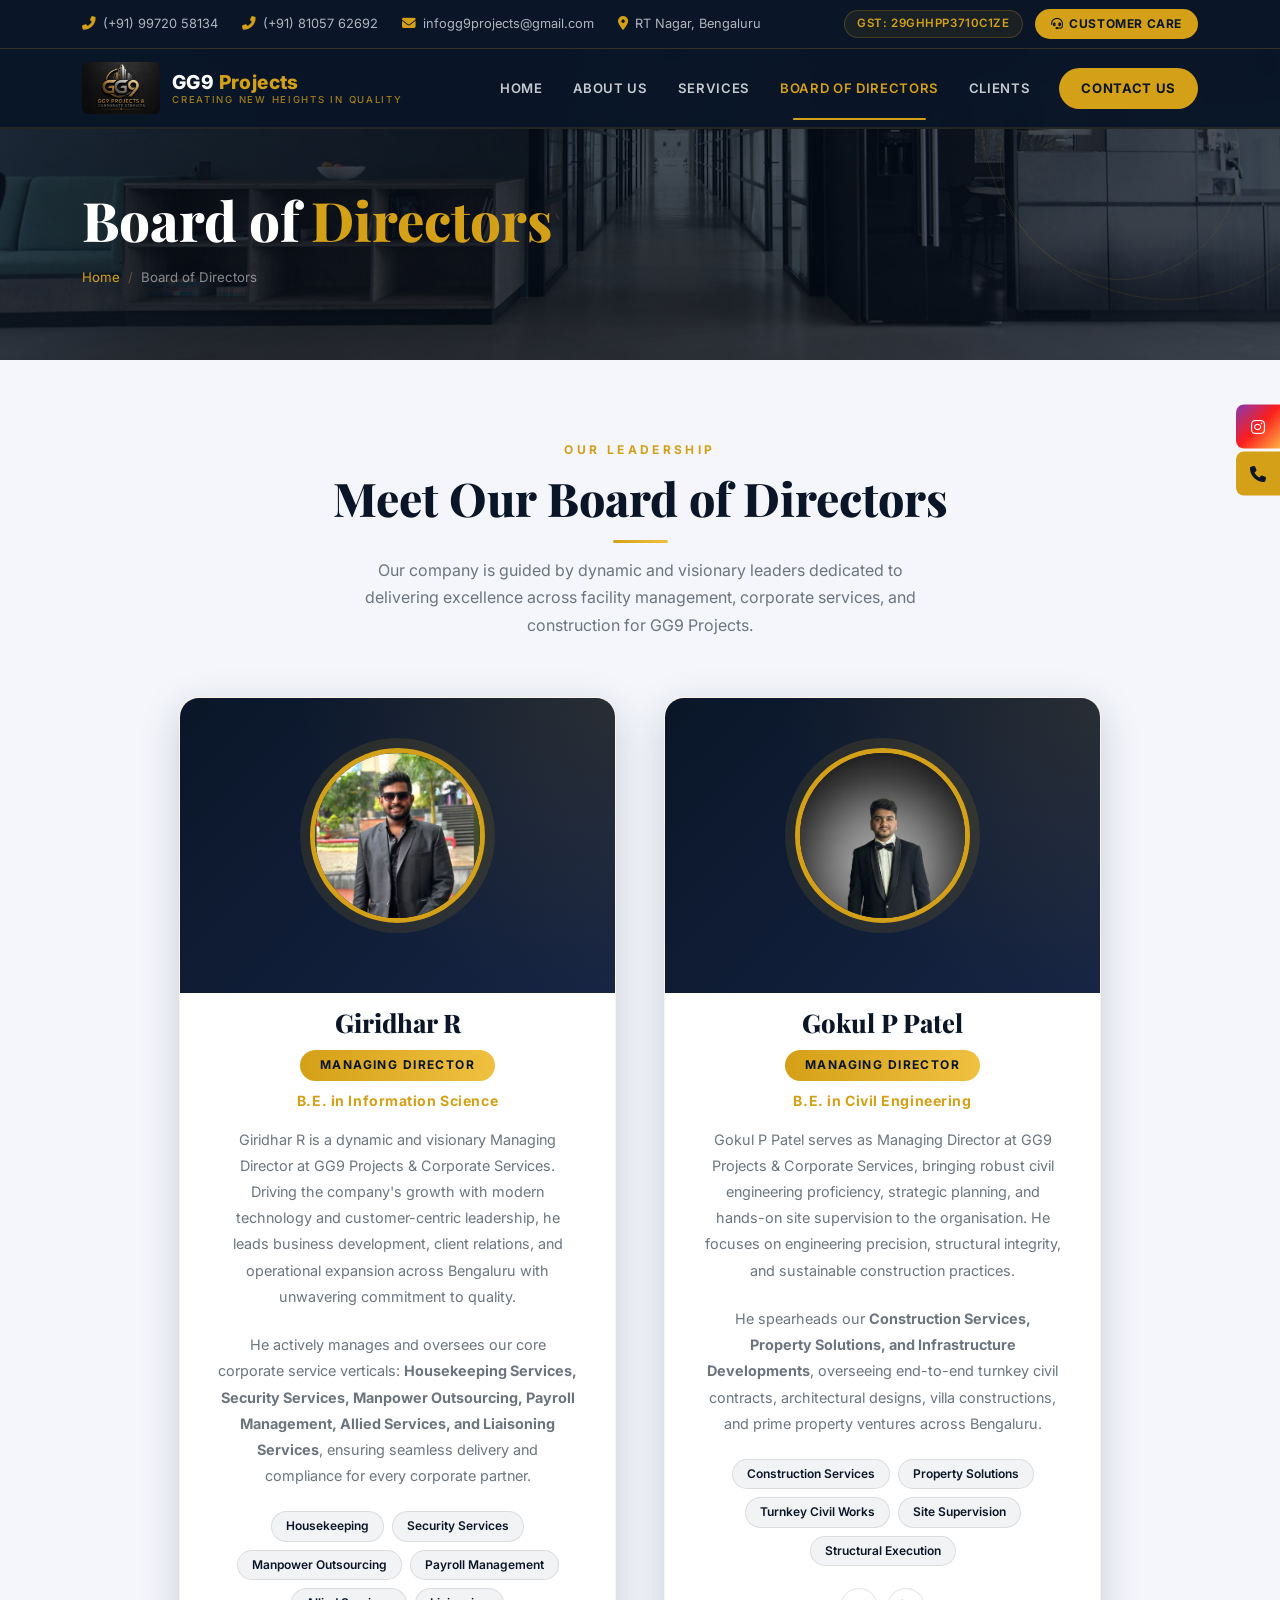
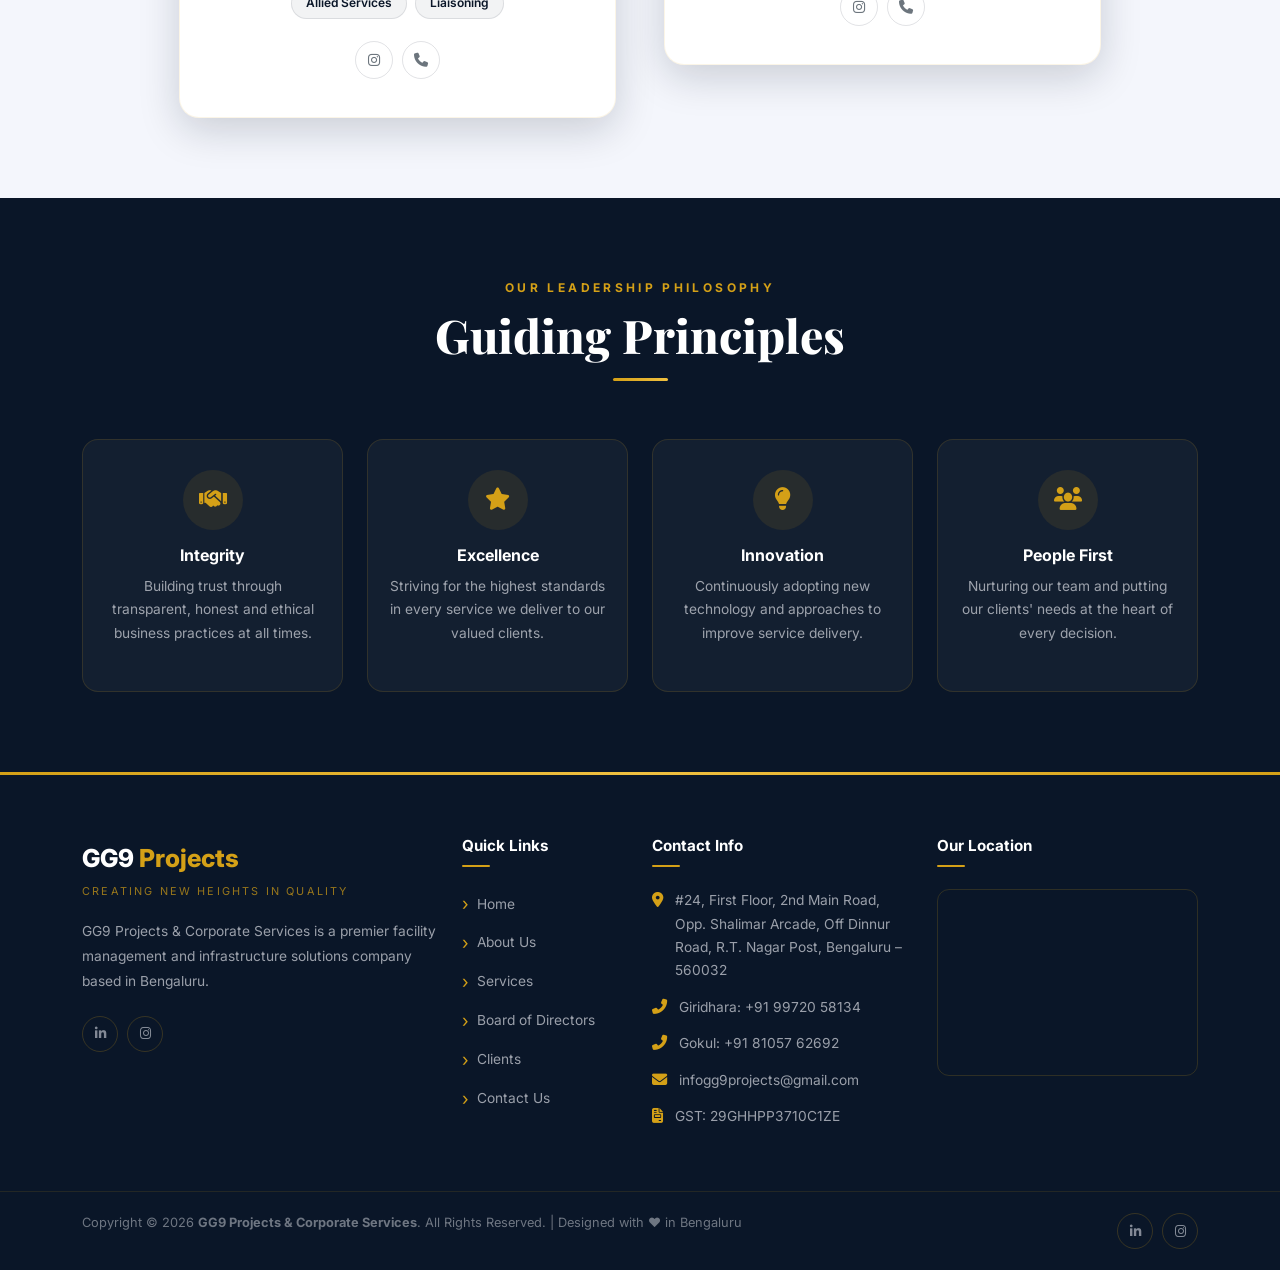
<file: board.html>
<!DOCTYPE html>
<html lang="en">
<head>
  <meta charset="UTF-8">
  <meta name="viewport" content="width=device-width, initial-scale=1.0">
  <title>Board of Directors | GG9 Projects &amp; Corporate Services</title>
  <meta name="description" content="Meet the visionary leadership of GG9 Projects &amp; Corporate Services - our Board of Directors who guide our mission of excellence in facility management and construction.">
  <link rel="stylesheet" href="https://cdn.jsdelivr.net/npm/bootstrap@5.3.0/dist/css/bootstrap.min.css">
  <link rel="stylesheet" href="https://cdnjs.cloudflare.com/ajax/libs/font-awesome/6.4.0/css/all.min.css">
  <link rel="stylesheet" href="css/style.css">
</head>
<body>

<!-- FLOATING SIDEBAR -->
<div class="floating-bar"><a href="https://www.instagram.com/gg9.group?igsi=MTk2eXpuN3RveWJsMg==" target="_blank" class="fl-btn fl-ig" aria-label="Instagram"><span class="fl-icon"><i class="fab fa-instagram"></i></span><span class="fl-label">Follow Us</span></a><a href="tel:09972058134" class="fl-btn fl-call" aria-label="Call Us"><span class="fl-icon"><i class="fas fa-phone"></i></span><span class="fl-label">Call Us</span></a></div>

<!-- HEADER -->
<header id="header">
  <div class="header-topbar">
    <div class="container">
      <div class="topbar-inner">
        <div class="topbar-info">
          <div class="info-item"><i class="fas fa-phone-alt"></i><a href="tel:09972058134">(+91) 99720 58134</a></div>
          <div class="info-item"><i class="fas fa-phone-alt"></i><a href="tel:08105762692">(+91) 81057 62692</a></div>
          <div class="info-item"><i class="fas fa-envelope"></i><a href="mailto:infogg9projects@gmail.com">infogg9projects@gmail.com</a></div>
          <div class="info-item d-none d-md-flex"><i class="fas fa-map-marker-alt"></i> RT Nagar, Bengaluru</div>
        </div>
        <div class="topbar-right">
          <span class="gst-badge">GST: 29GHHPP3710C1ZE</span>
          <a href="tel:08105762692" class="topbar-cta"><i class="fas fa-headset"></i> Customer Care</a>
        </div>
      </div>
    </div>
  </div>
  <div class="navbar-main">
    <div class="container">
      <div class="navbar-inner">
        <a href="index.html" class="navbar-brand">
          <img src="images/logo.jpg" alt="GG9 Projects" class="brand-logo">
          <div class="brand-text">
            <span class="brand-name">GG9<span> Projects</span></span>
            <span class="brand-tagline">Creating New Heights In Quality</span>
          </div>
        </a>
        <button class="nav-toggle" aria-label="Toggle navigation"><span></span><span></span><span></span></button>
        <nav class="nav-links">
          <a href="index.html">Home</a>
          <a href="about.html">About Us</a>
          <a href="services.html">Services</a>
          <a href="board.html" class="active">Board of Directors</a>
          <a href="clients.html">Clients</a>
          <a href="contact.html" class="nav-cta">Contact Us</a>
        </nav>
      </div>
    </div>
  </div>
</header>

<section class="page-hero">
  <div class="ph-ring r1"></div><div class="ph-ring r2"></div>
  <div class="container"><div class="ph-inner">
    <h1>Board of <span>Directors</span></h1>
    <nav class="breadcrumb-nav" aria-label="Breadcrumb"><a href="index.html">Home</a><span class="sep">/</span><span>Board of Directors</span></nav>
  </div></div>
</section>

<section style="padding:var(--section-py) 0;background:var(--light-bg);">
  <div class="container">
    <div class="section-header reveal">
      <span class="section-label">Our Leadership</span>
      <h2>Meet Our Board of Directors</h2>
      <div class="gold-line"></div>
      <p>Our company is guided by dynamic and visionary leaders dedicated to delivering excellence across facility management, corporate services, and construction for GG9 Projects.</p>
    </div>
    <div class="row g-5 justify-content-center">

      <!-- Director 1: Giridhar R -->
      <div class="col-lg-5 col-md-8 reveal-l">
        <div class="board-full-card">
          <div class="board-card-top">
            <div class="photo-wrap">
              <img src="images/directors/giridhara.png" alt="Giridhar R - Managing Director">
            </div>
          </div>
          <div class="board-card-body">
            <div class="dir-name">Giridhar R</div>
            <span class="dir-post">Managing Director</span>
            <div style="font-size:0.88rem;color:var(--accent);font-weight:700;margin-top:-10px;margin-bottom:14px;letter-spacing:0.04em;">B.E. in Information Science</div>
            <p>Giridhar R is a dynamic and visionary Managing Director at GG9 Projects &amp; Corporate Services. Driving the company's growth with modern technology and customer-centric leadership, he leads business development, client relations, and operational expansion across Bengaluru with unwavering commitment to quality.</p>
            <p>He actively manages and oversees our core corporate service verticals: <strong>Housekeeping Services, Security Services, Manpower Outsourcing, Payroll Management, Allied Services, and Liaisoning Services</strong>, ensuring seamless delivery and compliance for every corporate partner.</p>
            <div class="dir-tags">
              <span class="tag">Housekeeping</span>
              <span class="tag">Security Services</span>
              <span class="tag">Manpower Outsourcing</span>
              <span class="tag">Payroll Management</span>
              <span class="tag">Allied Services</span>
              <span class="tag">Liaisoning</span>
            </div>
            <div class="board-social">
              <a href="https://www.instagram.com/giridhar_09?igsi=cnB1czl4ODIxYTln" target="_blank" aria-label="Instagram"><i class="fab fa-instagram"></i></a>
              <a href="tel:09972058134" aria-label="Phone"><i class="fas fa-phone"></i></a>
            </div>
          </div>
        </div>
      </div>

      <!-- Director 2: Gokul P Patel -->
      <div class="col-lg-5 col-md-8 reveal-r">
        <div class="board-full-card">
          <div class="board-card-top">
            <div class="photo-wrap">
              <img src="images/directors/gokul.png" alt="Gokul P Patel - Managing Director">
            </div>
          </div>
          <div class="board-card-body">
            <div class="dir-name">Gokul P Patel</div>
            <span class="dir-post">Managing Director</span>
            <div style="font-size:0.88rem;color:var(--accent);font-weight:700;margin-top:-10px;margin-bottom:14px;letter-spacing:0.04em;">B.E. in Civil Engineering</div>
            <p>Gokul P Patel serves as Managing Director at GG9 Projects &amp; Corporate Services, bringing robust civil engineering proficiency, strategic planning, and hands-on site supervision to the organisation. He focuses on engineering precision, structural integrity, and sustainable construction practices.</p>
            <p>He spearheads our <strong>Construction Services, Property Solutions, and Infrastructure Developments</strong>, overseeing end-to-end turnkey civil contracts, architectural designs, villa constructions, and prime property ventures across Bengaluru.</p>
            <div class="dir-tags">
              <span class="tag">Construction Services</span>
              <span class="tag">Property Solutions</span>
              <span class="tag">Turnkey Civil Works</span>
              <span class="tag">Site Supervision</span>
              <span class="tag">Structural Execution</span>
            </div>
            <div class="board-social">
              <a href="https://www.instagram.com/mr.gp.gowda?igsi=NHNxYXJ3ZHQ3eXFs" target="_blank" aria-label="Instagram"><i class="fab fa-instagram"></i></a>
              <a href="tel:08105762692" aria-label="Phone"><i class="fas fa-phone"></i></a>
            </div>
          </div>
        </div>
      </div>

    </div>
  </div>
</section>

<!-- Board Values Section -->
<section style="padding:var(--section-py) 0;background:var(--primary);">
  <div class="container">
    <div class="section-header light reveal">
      <span class="section-label">Our Leadership Philosophy</span>
      <h2>Guiding Principles</h2>
      <div class="gold-line"></div>
    </div>
    <div class="row g-4 reveal-stagger">
      <div class="col-md-3 col-sm-6">
        <div style="text-align:center;padding:30px 20px;background:rgba(255,255,255,0.04);border:1px solid rgba(212,160,23,0.15);border-radius:16px;">
          <div style="width:60px;height:60px;background:rgba(212,160,23,0.1);border-radius:50%;display:flex;align-items:center;justify-content:center;margin:0 auto 16px;font-size:1.4rem;color:var(--accent);"><i class="fas fa-handshake"></i></div>
          <h4 style="color:var(--white);font-size:1rem;font-weight:700;margin-bottom:10px;">Integrity</h4>
          <p style="color:rgba(232,234,240,0.65);font-size:0.86rem;">Building trust through transparent, honest and ethical business practices at all times.</p>
        </div>
      </div>
      <div class="col-md-3 col-sm-6">
        <div style="text-align:center;padding:30px 20px;background:rgba(255,255,255,0.04);border:1px solid rgba(212,160,23,0.15);border-radius:16px;">
          <div style="width:60px;height:60px;background:rgba(212,160,23,0.1);border-radius:50%;display:flex;align-items:center;justify-content:center;margin:0 auto 16px;font-size:1.4rem;color:var(--accent);"><i class="fas fa-star"></i></div>
          <h4 style="color:var(--white);font-size:1rem;font-weight:700;margin-bottom:10px;">Excellence</h4>
          <p style="color:rgba(232,234,240,0.65);font-size:0.86rem;">Striving for the highest standards in every service we deliver to our valued clients.</p>
        </div>
      </div>
      <div class="col-md-3 col-sm-6">
        <div style="text-align:center;padding:30px 20px;background:rgba(255,255,255,0.04);border:1px solid rgba(212,160,23,0.15);border-radius:16px;">
          <div style="width:60px;height:60px;background:rgba(212,160,23,0.1);border-radius:50%;display:flex;align-items:center;justify-content:center;margin:0 auto 16px;font-size:1.4rem;color:var(--accent);"><i class="fas fa-lightbulb"></i></div>
          <h4 style="color:var(--white);font-size:1rem;font-weight:700;margin-bottom:10px;">Innovation</h4>
          <p style="color:rgba(232,234,240,0.65);font-size:0.86rem;">Continuously adopting new technology and approaches to improve service delivery.</p>
        </div>
      </div>
      <div class="col-md-3 col-sm-6">
        <div style="text-align:center;padding:30px 20px;background:rgba(255,255,255,0.04);border:1px solid rgba(212,160,23,0.15);border-radius:16px;">
          <div style="width:60px;height:60px;background:rgba(212,160,23,0.1);border-radius:50%;display:flex;align-items:center;justify-content:center;margin:0 auto 16px;font-size:1.4rem;color:var(--accent);"><i class="fas fa-users"></i></div>
          <h4 style="color:var(--white);font-size:1rem;font-weight:700;margin-bottom:10px;">People First</h4>
          <p style="color:rgba(232,234,240,0.65);font-size:0.86rem;">Nurturing our team and putting our clients' needs at the heart of every decision.</p>
        </div>
      </div>
    </div>
  </div>
</section>

<!-- FOOTER -->
<footer>
  <div class="footer-top">
    <div class="container">
      <div class="row">
        <div class="col-lg-4 col-md-6 mb-5 mb-lg-0">
          <div class="footer-widget">
            <div class="footer-brand-name">GG9<span> Projects</span></div>
            <span class="footer-tagline">Creating New Heights In Quality</span>
            <p class="footer-brand-desc">GG9 Projects &amp; Corporate Services is a premier facility management and infrastructure solutions company based in Bengaluru.</p>
            <div class="footer-socials"><a href="https://www.linkedin.com/in/gg9-projects-and-corporate-services-pvt-ltd-3b081942a?utm_source=share_via&utm_content=profile&utm_medium=member_android" target="_blank" aria-label="LinkedIn"><i class="fab fa-linkedin-in"></i></a><a href="https://www.instagram.com/gg9.group?igsi=MTk2eXpuN3RveWJsMg==" target="_blank" aria-label="Instagram"><i class="fab fa-instagram"></i></a></div>
          </div>
        </div>
        <div class="col-lg-2 col-md-6 mb-5 mb-lg-0">
          <div class="footer-widget">
            <h4>Quick Links</h4>
            <ul class="footer-links">
              <li><a href="index.html">Home</a></li>
              <li><a href="about.html">About Us</a></li>
              <li><a href="services.html">Services</a></li>
              <li><a href="board.html">Board of Directors</a></li>
              <li><a href="clients.html">Clients</a></li>
              <li><a href="contact.html">Contact Us</a></li>
            </ul>
          </div>
        </div>
        <div class="col-lg-3 col-md-6 mb-5 mb-md-0">
          <div class="footer-widget">
            <h4>Contact Info</h4>
            <ul class="footer-contact">
              <li><i class="fas fa-map-marker-alt"></i><span>#24, First Floor, 2nd Main Road, Opp. Shalimar Arcade, Off Dinnur Road, R.T. Nagar Post, Bengaluru – 560032</span></li>
              <li><i class="fas fa-phone-alt"></i><span>Giridhara: <a href="tel:09972058134">+91 99720 58134</a></span></li>
              <li><i class="fas fa-phone-alt"></i><span>Gokul: <a href="tel:08105762692">+91 81057 62692</a></span></li>
              <li><i class="fas fa-envelope"></i><a href="mailto:infogg9projects@gmail.com">infogg9projects@gmail.com</a></li>
              <li><i class="fas fa-file-invoice"></i><span>GST: 29GHHPP3710C1ZE</span></li>
            </ul>
          </div>
        </div>
        <div class="col-lg-3 col-md-6">
          <div class="footer-widget">
            <h4>Our Location</h4>
            <div class="footer-map">
              <iframe src="https://maps.google.com/maps?q=24,+2nd+Main+Road,+Opp.+Shalimar+Arcade,+Dinnur+Road,+RT+Nagar,+Bengaluru+560032&t=&z=15&ie=UTF8&iwloc=&output=embed" allowfullscreen="" loading="lazy" title="GG9 Projects Location"></iframe>
            </div>
          </div>
        </div>
      </div>
    </div>
  </div>
  <div class="container">
    <div class="footer-bottom">
      <p class="footer-copy">Copyright &copy; 2026 <strong>GG9 Projects &amp; Corporate Services</strong>. All Rights Reserved. | Designed with &#9829; in Bengaluru</p>
      <div class="footer-socials"><a href="https://www.linkedin.com/in/gg9-projects-and-corporate-services-pvt-ltd-3b081942a?utm_source=share_via&utm_content=profile&utm_medium=member_android" target="_blank" aria-label="LinkedIn"><i class="fab fa-linkedin-in"></i></a><a href="https://www.instagram.com/gg9.group?igsi=MTk2eXpuN3RveWJsMg==" target="_blank" aria-label="Instagram"><i class="fab fa-instagram"></i></a></div>
    </div>
  </div>
</footer>

<button id="back-to-top" aria-label="Back to top"><i class="fas fa-chevron-up"></i></button>
<script src="https://cdn.jsdelivr.net/npm/bootstrap@5.3.0/dist/js/bootstrap.bundle.min.js"></script>
<script src="js/script.js"></script>
</body>
</html>
</file>
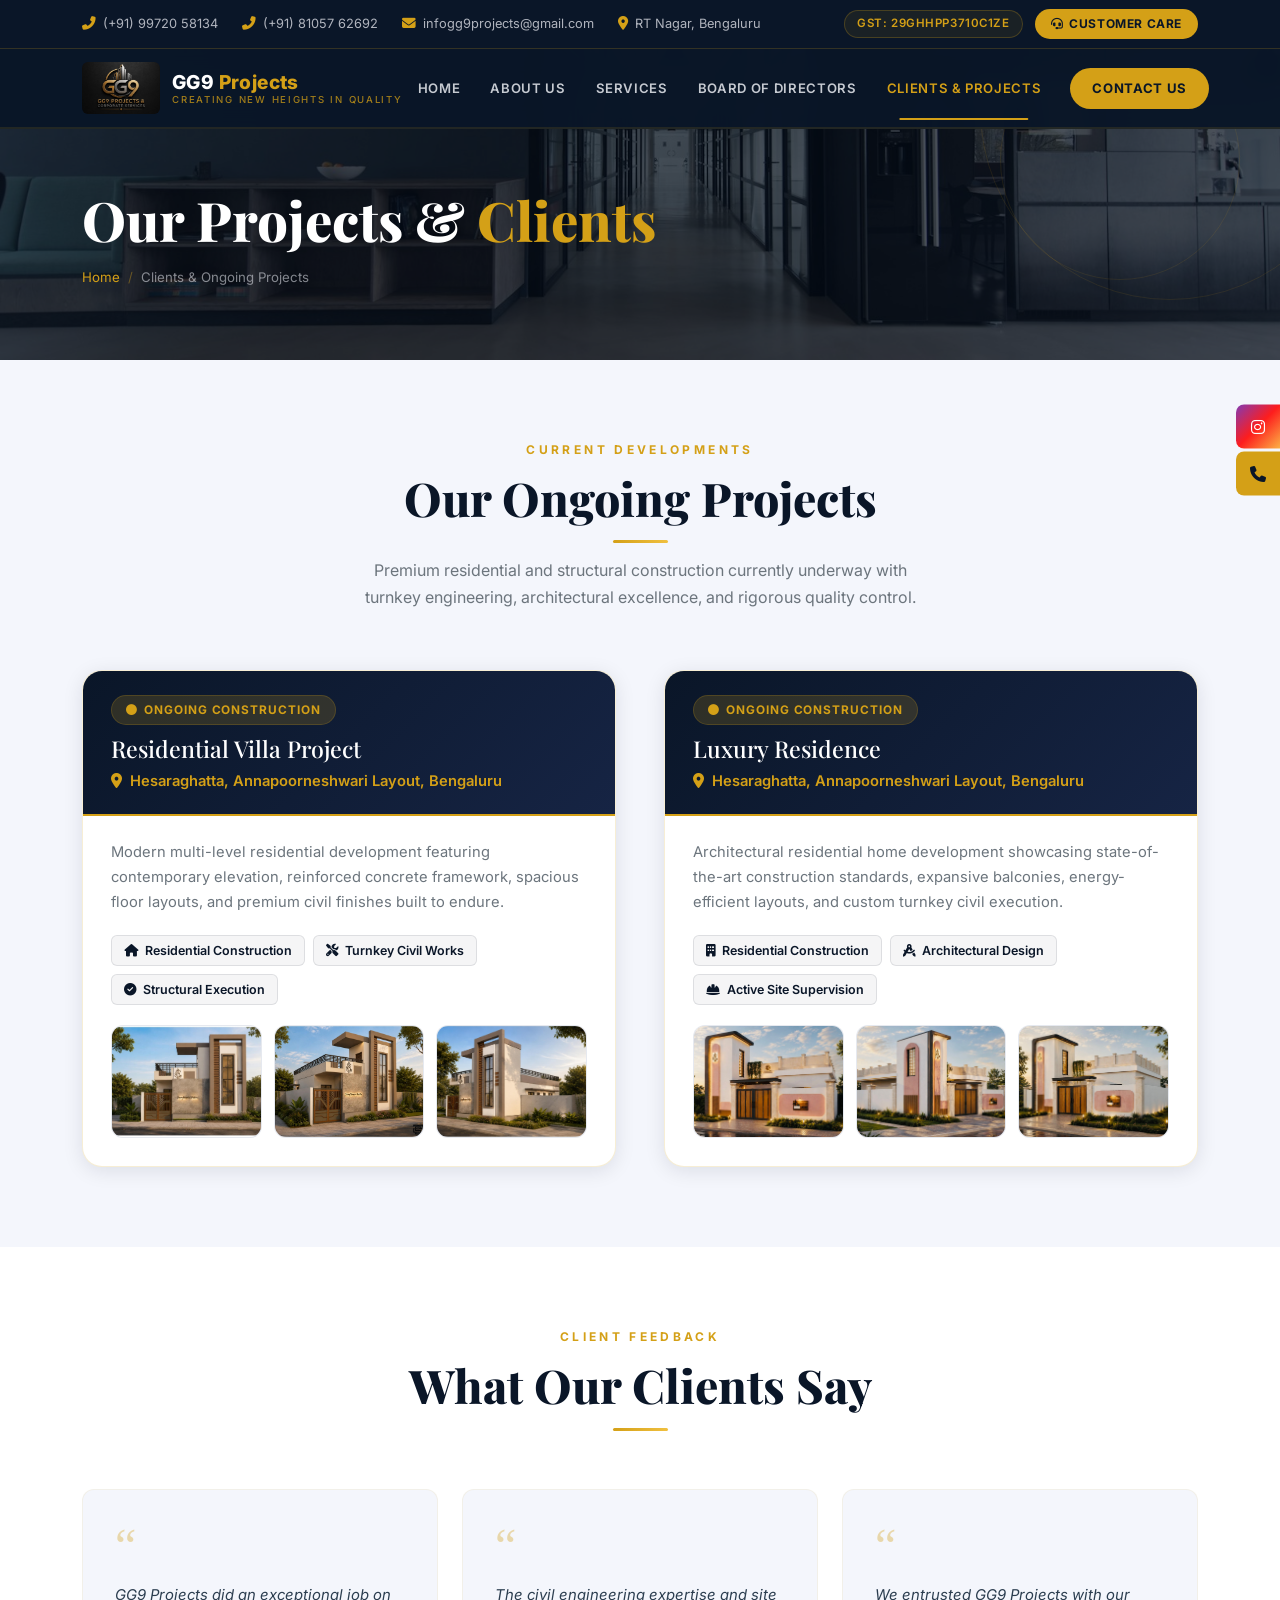
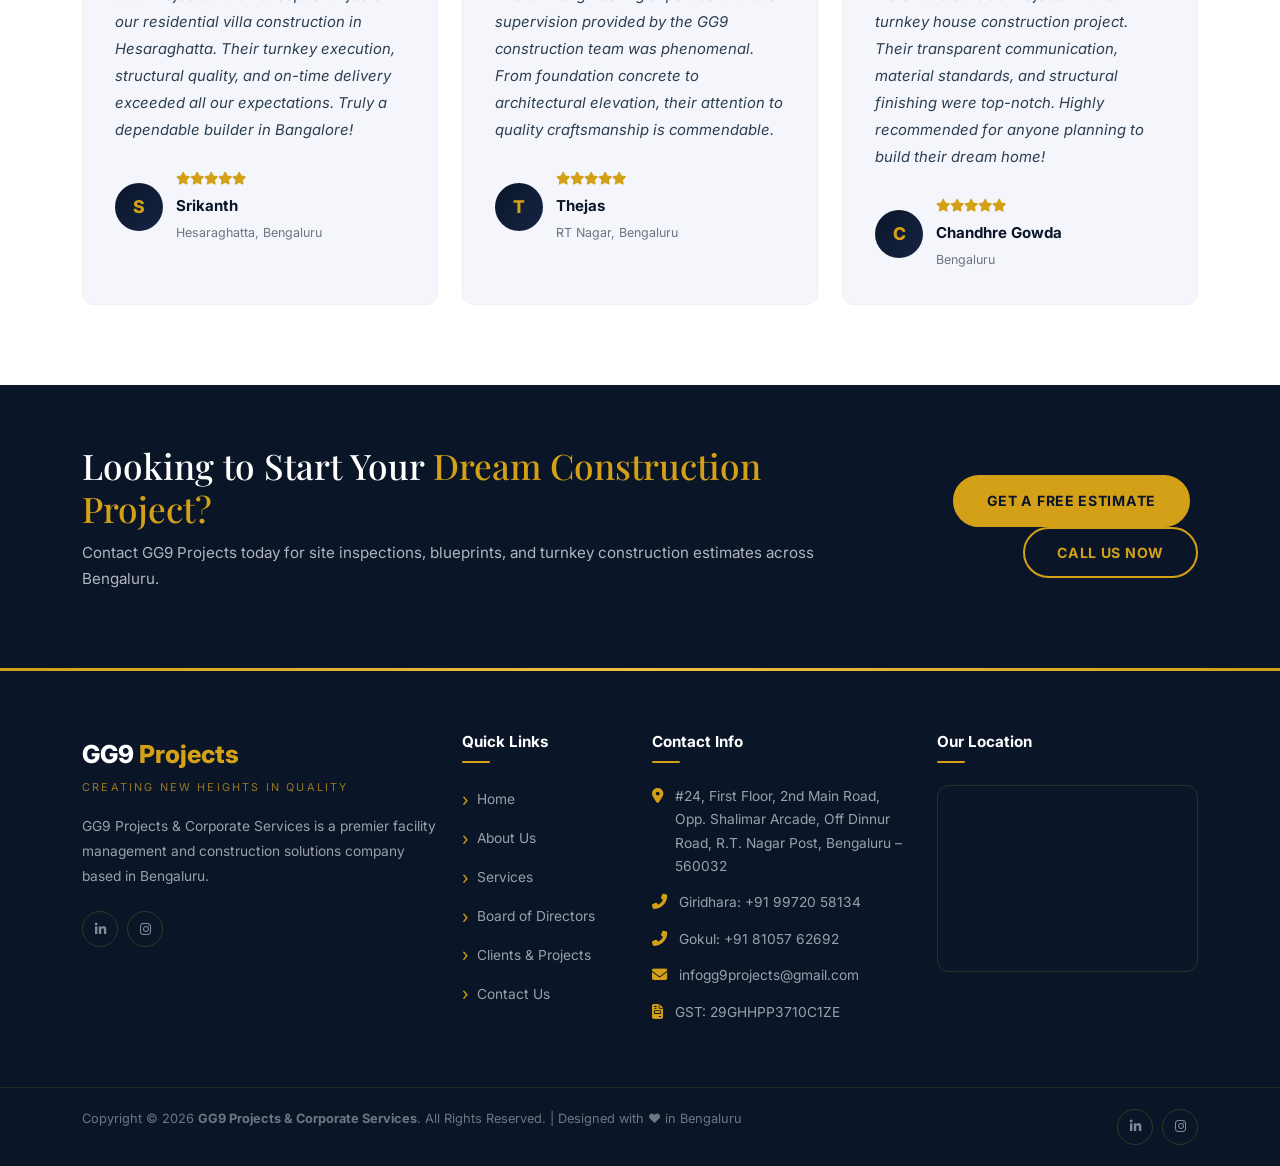
<file: clients.html>
<!DOCTYPE html>
<html lang="en">
<head>
  <meta charset="UTF-8">
  <meta name="viewport" content="width=device-width, initial-scale=1.0">
  <title>Our Projects &amp; Clients | GG9 Projects &amp; Corporate Services | Bengaluru</title>
  <meta name="description" content="Explore ongoing and completed construction and facility projects by GG9 Projects in Bengaluru, including our ongoing projects in Hesaraghatta Annapoorneshwari Layout.">
  <link rel="stylesheet" href="https://cdn.jsdelivr.net/npm/bootstrap@5.3.0/dist/css/bootstrap.min.css">
  <link rel="stylesheet" href="https://cdnjs.cloudflare.com/ajax/libs/font-awesome/6.4.0/css/all.min.css">
  <link rel="stylesheet" href="css/style.css">
</head>
<body>

<div class="floating-bar">
  <a href="https://www.instagram.com/gg9.group?igsi=MTk2eXpuN3RveWJsMg==" target="_blank" class="fl-btn fl-ig" aria-label="Instagram">
    <span class="fl-icon"><i class="fab fa-instagram"></i></span>
    <span class="fl-label">Follow Us</span>
  </a>
  <a href="tel:09972058134" class="fl-btn fl-call" aria-label="Call Us">
    <span class="fl-icon"><i class="fas fa-phone"></i></span>
    <span class="fl-label">Call Us</span>
  </a>
</div>

<header id="header">
  <div class="header-topbar">
    <div class="container">
      <div class="topbar-inner">
        <div class="topbar-info">
          <div class="info-item"><i class="fas fa-phone-alt"></i><a href="tel:09972058134">(+91) 99720 58134</a></div>
          <div class="info-item"><i class="fas fa-phone-alt"></i><a href="tel:08105762692">(+91) 81057 62692</a></div>
          <div class="info-item"><i class="fas fa-envelope"></i><a href="mailto:infogg9projects@gmail.com">infogg9projects@gmail.com</a></div>
          <div class="info-item d-none d-md-flex"><i class="fas fa-map-marker-alt"></i> RT Nagar, Bengaluru</div>
        </div>
        <div class="topbar-right">
          <span class="gst-badge">GST: 29GHHPP3710C1ZE</span>
          <a href="tel:08105762692" class="topbar-cta"><i class="fas fa-headset"></i> Customer Care</a>
        </div>
      </div>
    </div>
  </div>
  <div class="navbar-main">
    <div class="container">
      <div class="navbar-inner">
        <a href="index.html" class="navbar-brand">
          <img src="images/logo.jpg" alt="GG9 Projects" class="brand-logo">
          <div class="brand-text">
            <span class="brand-name">GG9<span> Projects</span></span>
            <span class="brand-tagline">Creating New Heights In Quality</span>
          </div>
        </a>
        <button class="nav-toggle" aria-label="Toggle navigation"><span></span><span></span><span></span></button>
        <nav class="nav-links">
          <a href="index.html">Home</a>
          <a href="about.html">About Us</a>
          <a href="services.html">Services</a>
          <a href="board.html">Board of Directors</a>
          <a href="clients.html" class="active">Clients &amp; Projects</a>
          <a href="contact.html" class="nav-cta">Contact Us</a>
        </nav>
      </div>
    </div>
  </div>
</header>

<section class="page-hero">
  <div class="ph-ring r1"></div><div class="ph-ring r2"></div>
  <div class="container">
    <div class="ph-inner">
      <h1>Our Projects &amp; <span>Clients</span></h1>
      <nav class="breadcrumb-nav" aria-label="Breadcrumb">
        <a href="index.html">Home</a><span class="sep">/</span><span>Clients &amp; Ongoing Projects</span>
      </nav>
    </div>
  </div>
</section>


<!-- ONGOING PROJECTS SHOWCASE -->
<section style="padding:var(--section-py) 0;background:var(--light-bg);">
  <div class="container">
    <div class="section-header reveal">
      <span class="section-label">Current Developments</span>
      <h2>Our Ongoing Projects</h2>
      <div class="gold-line"></div>
      <p>Premium residential and structural construction currently underway with turnkey engineering, architectural excellence, and rigorous quality control.</p>
    </div>

    <div class="row g-5 reveal-stagger">

      <!-- PROJECT 1 -->
      <div class="col-lg-6">
        <div class="project-card">
          <div class="project-header-bar">
            <span class="project-badge"><i class="fas fa-circle"></i> Ongoing Construction</span>
            <h3>Residential Villa Project</h3>
            <div class="project-location">
              <i class="fas fa-map-marker-alt"></i>
              <span>Hesaraghatta, Annapoorneshwari Layout, Bengaluru</span>
            </div>
          </div>
          <div class="project-body">
            <p>Modern multi-level residential development featuring contemporary elevation, reinforced concrete framework, spacious floor layouts, and premium civil finishes built to endure.</p>
            <div class="project-features">
              <span class="project-tag"><i class="fas fa-home me-1"></i> Residential Construction</span>
              <span class="project-tag"><i class="fas fa-tools me-1"></i> Turnkey Civil Works</span>
              <span class="project-tag"><i class="fas fa-check-circle me-1"></i> Structural Execution</span>
            </div>
            <div class="project-gallery-grid">
              <div class="project-gallery-thumb">
                <img src="images/projects/project1/home11.jpeg" alt="Project 1 Front Elevation - Hesaraghatta Annapoorneshwari Layout" loading="lazy">
                <div class="project-gallery-overlay"><span>Front Elevation</span></div>
              </div>
              <div class="project-gallery-thumb">
                <img src="images/projects/project1/home12.jpeg" alt="Project 1 Structural Framing - Hesaraghatta Annapoorneshwari Layout" loading="lazy">
                <div class="project-gallery-overlay"><span>Site Progress</span></div>
              </div>
              <div class="project-gallery-thumb">
                <img src="images/projects/project1/home13.jpeg" alt="Project 1 Exterior View - Hesaraghatta Annapoorneshwari Layout" loading="lazy">
                <div class="project-gallery-overlay"><span>Exterior Design</span></div>
              </div>
            </div>
          </div>
        </div>
      </div>

      <!-- PROJECT 2 -->
      <div class="col-lg-6">
        <div class="project-card">
          <div class="project-header-bar">
            <span class="project-badge"><i class="fas fa-circle"></i> Ongoing Construction</span>
            <h3>Luxury Residence</h3>
            <div class="project-location">
              <i class="fas fa-map-marker-alt"></i>
              <span>Hesaraghatta, Annapoorneshwari Layout, Bengaluru</span>
            </div>
          </div>
          <div class="project-body">
            <p>Architectural residential home development showcasing state-of-the-art construction standards, expansive balconies, energy-efficient layouts, and custom turnkey civil execution.</p>
            <div class="project-features">
              <span class="project-tag"><i class="fas fa-building me-1"></i> Residential Construction</span>
              <span class="project-tag"><i class="fas fa-drafting-compass me-1"></i> Architectural Design</span>
              <span class="project-tag"><i class="fas fa-hard-hat me-1"></i> Active Site Supervision</span>
            </div>
            <div class="project-gallery-grid">
              <div class="project-gallery-thumb">
                <img src="images/projects/project2/home21.jpeg" alt="Project 2 Modern Façade - Hesaraghatta Annapoorneshwari Layout" loading="lazy">
                <div class="project-gallery-overlay"><span>Architectural Façade</span></div>
              </div>
              <div class="project-gallery-thumb">
                <img src="images/projects/project2/home22.jpeg" alt="Project 2 Structural Construction - Hesaraghatta Annapoorneshwari Layout" loading="lazy">
                <div class="project-gallery-overlay"><span>Structure Works</span></div>
              </div>
              <div class="project-gallery-thumb">
                <img src="images/projects/project2/home23.jpeg" alt="Project 2 Side Perspective - Hesaraghatta Annapoorneshwari Layout" loading="lazy">
                <div class="project-gallery-overlay"><span>Site View</span></div>
              </div>
            </div>
          </div>
        </div>
      </div>

    </div>
  </div>
</section>

<!-- Testimonials -->
<section class="testimonials-section">
  <div class="container">
    <div class="section-header reveal">
      <span class="section-label">Client Feedback</span>
      <h2>What Our Clients Say</h2>
      <div class="gold-line"></div>
    </div>
    <div class="row g-4 reveal-stagger">
      <div class="col-lg-4 col-md-6">
        <div class="testimonial-card">
          <span class="quote-mark">&ldquo;</span>
          <p>GG9 Projects did an exceptional job on our residential villa construction in Hesaraghatta. Their turnkey execution, structural quality, and on-time delivery exceeded all our expectations. Truly a dependable builder in Bangalore!</p>
          <div class="test-footer">
            <div class="test-avatar">S</div>
            <div>
              <span class="test-stars"><i class="fas fa-star"></i><i class="fas fa-star"></i><i class="fas fa-star"></i><i class="fas fa-star"></i><i class="fas fa-star"></i></span>
              <span class="test-name">Srikanth</span>
              <span class="test-place">Hesaraghatta, Bengaluru</span>
            </div>
          </div>
        </div>
      </div>
      <div class="col-lg-4 col-md-6">
        <div class="testimonial-card">
          <span class="quote-mark">&ldquo;</span>
          <p>The civil engineering expertise and site supervision provided by the GG9 construction team was phenomenal. From foundation concrete to architectural elevation, their attention to quality craftsmanship is commendable.</p>
          <div class="test-footer">
            <div class="test-avatar">T</div>
            <div>
              <span class="test-stars"><i class="fas fa-star"></i><i class="fas fa-star"></i><i class="fas fa-star"></i><i class="fas fa-star"></i><i class="fas fa-star"></i></span>
              <span class="test-name">Thejas</span>
              <span class="test-place">RT Nagar, Bengaluru</span>
            </div>
          </div>
        </div>
      </div>
      <div class="col-lg-4 col-md-6">
        <div class="testimonial-card">
          <span class="quote-mark">&ldquo;</span>
          <p>We entrusted GG9 Projects with our turnkey house construction project. Their transparent communication, material standards, and structural finishing were top-notch. Highly recommended for anyone planning to build their dream home!</p>
          <div class="test-footer">
            <div class="test-avatar">C</div>
            <div>
              <span class="test-stars"><i class="fas fa-star"></i><i class="fas fa-star"></i><i class="fas fa-star"></i><i class="fas fa-star"></i><i class="fas fa-star"></i></span>
              <span class="test-name">Chandhre Gowda</span>
              <span class="test-place">Bengaluru</span>
            </div>
          </div>
        </div>
      </div>
    </div>
  </div>
</section>

<!-- Call to Action -->
<section style="padding:60px 0;background:var(--primary);">
  <div class="container">
    <div class="row align-items-center">
      <div class="col-md-8 reveal-l">
        <h2 style="font-family:var(--font-display);font-size:clamp(1.6rem,3vw,2.2rem);color:var(--white);margin-bottom:10px;">Looking to Start Your <span style="color:var(--accent)">Dream Construction Project?</span></h2>
        <p style="color:rgba(232,234,240,0.75);font-size:0.95rem;">Contact GG9 Projects today for site inspections, blueprints, and turnkey construction estimates across Bengaluru.</p>
      </div>
      <div class="col-md-4 text-md-end mt-3 mt-md-0 reveal-r">
        <a href="contact.html" class="btn-gold me-2">Get a Free Estimate</a>
        <a href="tel:09972058134" class="btn-outline-gold">Call Us Now</a>
      </div>
    </div>
  </div>
</section>

<footer>
  <div class="footer-top">
    <div class="container">
      <div class="row">
        <div class="col-lg-4 col-md-6 mb-5 mb-lg-0">
          <div class="footer-widget">
            <div class="footer-brand-name">GG9<span> Projects</span></div>
            <span class="footer-tagline">Creating New Heights In Quality</span>
            <p class="footer-brand-desc">GG9 Projects &amp; Corporate Services is a premier facility management and construction solutions company based in Bengaluru.</p>
            <div class="footer-socials">
              <a href="https://www.linkedin.com/in/gg9-projects-and-corporate-services-pvt-ltd-3b081942a?utm_source=share_via&utm_content=profile&utm_medium=member_android" target="_blank" aria-label="LinkedIn"><i class="fab fa-linkedin-in"></i></a>
              <a href="https://www.instagram.com/gg9.group?igsi=MTk2eXpuN3RveWJsMg==" target="_blank" aria-label="Instagram"><i class="fab fa-instagram"></i></a>
            </div>
          </div>
        </div>
        <div class="col-lg-2 col-md-6 mb-5 mb-lg-0">
          <div class="footer-widget">
            <h4>Quick Links</h4>
            <ul class="footer-links">
              <li><a href="index.html">Home</a></li>
              <li><a href="about.html">About Us</a></li>
              <li><a href="services.html">Services</a></li>
              <li><a href="board.html">Board of Directors</a></li>
              <li><a href="clients.html">Clients &amp; Projects</a></li>
              <li><a href="contact.html">Contact Us</a></li>
            </ul>
          </div>
        </div>
        <div class="col-lg-3 col-md-6 mb-5 mb-md-0">
          <div class="footer-widget">
            <h4>Contact Info</h4>
            <ul class="footer-contact">
              <li><i class="fas fa-map-marker-alt"></i><span>#24, First Floor, 2nd Main Road, Opp. Shalimar Arcade, Off Dinnur Road, R.T. Nagar Post, Bengaluru – 560032</span></li>
              <li><i class="fas fa-phone-alt"></i><span>Giridhara: <a href="tel:09972058134">+91 99720 58134</a></span></li>
              <li><i class="fas fa-phone-alt"></i><span>Gokul: <a href="tel:08105762692">+91 81057 62692</a></span></li>
              <li><i class="fas fa-envelope"></i><a href="mailto:infogg9projects@gmail.com">infogg9projects@gmail.com</a></li>
              <li><i class="fas fa-file-invoice"></i><span>GST: 29GHHPP3710C1ZE</span></li>
            </ul>
          </div>
        </div>
        <div class="col-lg-3 col-md-6">
          <div class="footer-widget">
            <h4>Our Location</h4>
            <div class="footer-map">
              <iframe src="https://maps.google.com/maps?q=24,+2nd+Main+Road,+Opp.+Shalimar+Arcade,+Dinnur+Road,+RT+Nagar,+Bengaluru+560032&t=&z=15&ie=UTF8&iwloc=&output=embed" allowfullscreen="" loading="lazy" title="GG9 Projects Location"></iframe>
            </div>
          </div>
        </div>
      </div>
    </div>
  </div>
  <div class="container">
    <div class="footer-bottom">
      <p class="footer-copy">Copyright &copy; 2026 <strong>GG9 Projects &amp; Corporate Services</strong>. All Rights Reserved. | Designed with &#9829; in Bengaluru</p>
      <div class="footer-socials">
        <a href="https://www.linkedin.com/in/gg9-projects-and-corporate-services-pvt-ltd-3b081942a?utm_source=share_via&utm_content=profile&utm_medium=member_android" target="_blank" aria-label="LinkedIn"><i class="fab fa-linkedin-in"></i></a>
        <a href="https://www.instagram.com/gg9.group?igsi=MTk2eXpuN3RveWJsMg==" target="_blank" aria-label="Instagram"><i class="fab fa-instagram"></i></a>
      </div>
    </div>
  </div>
</footer>

<button id="back-to-top" aria-label="Back to top"><i class="fas fa-chevron-up"></i></button>
<script src="https://cdn.jsdelivr.net/npm/bootstrap@5.3.0/dist/js/bootstrap.bundle.min.js"></script>
<script src="js/script.js"></script>
</body>
</html>
</file>
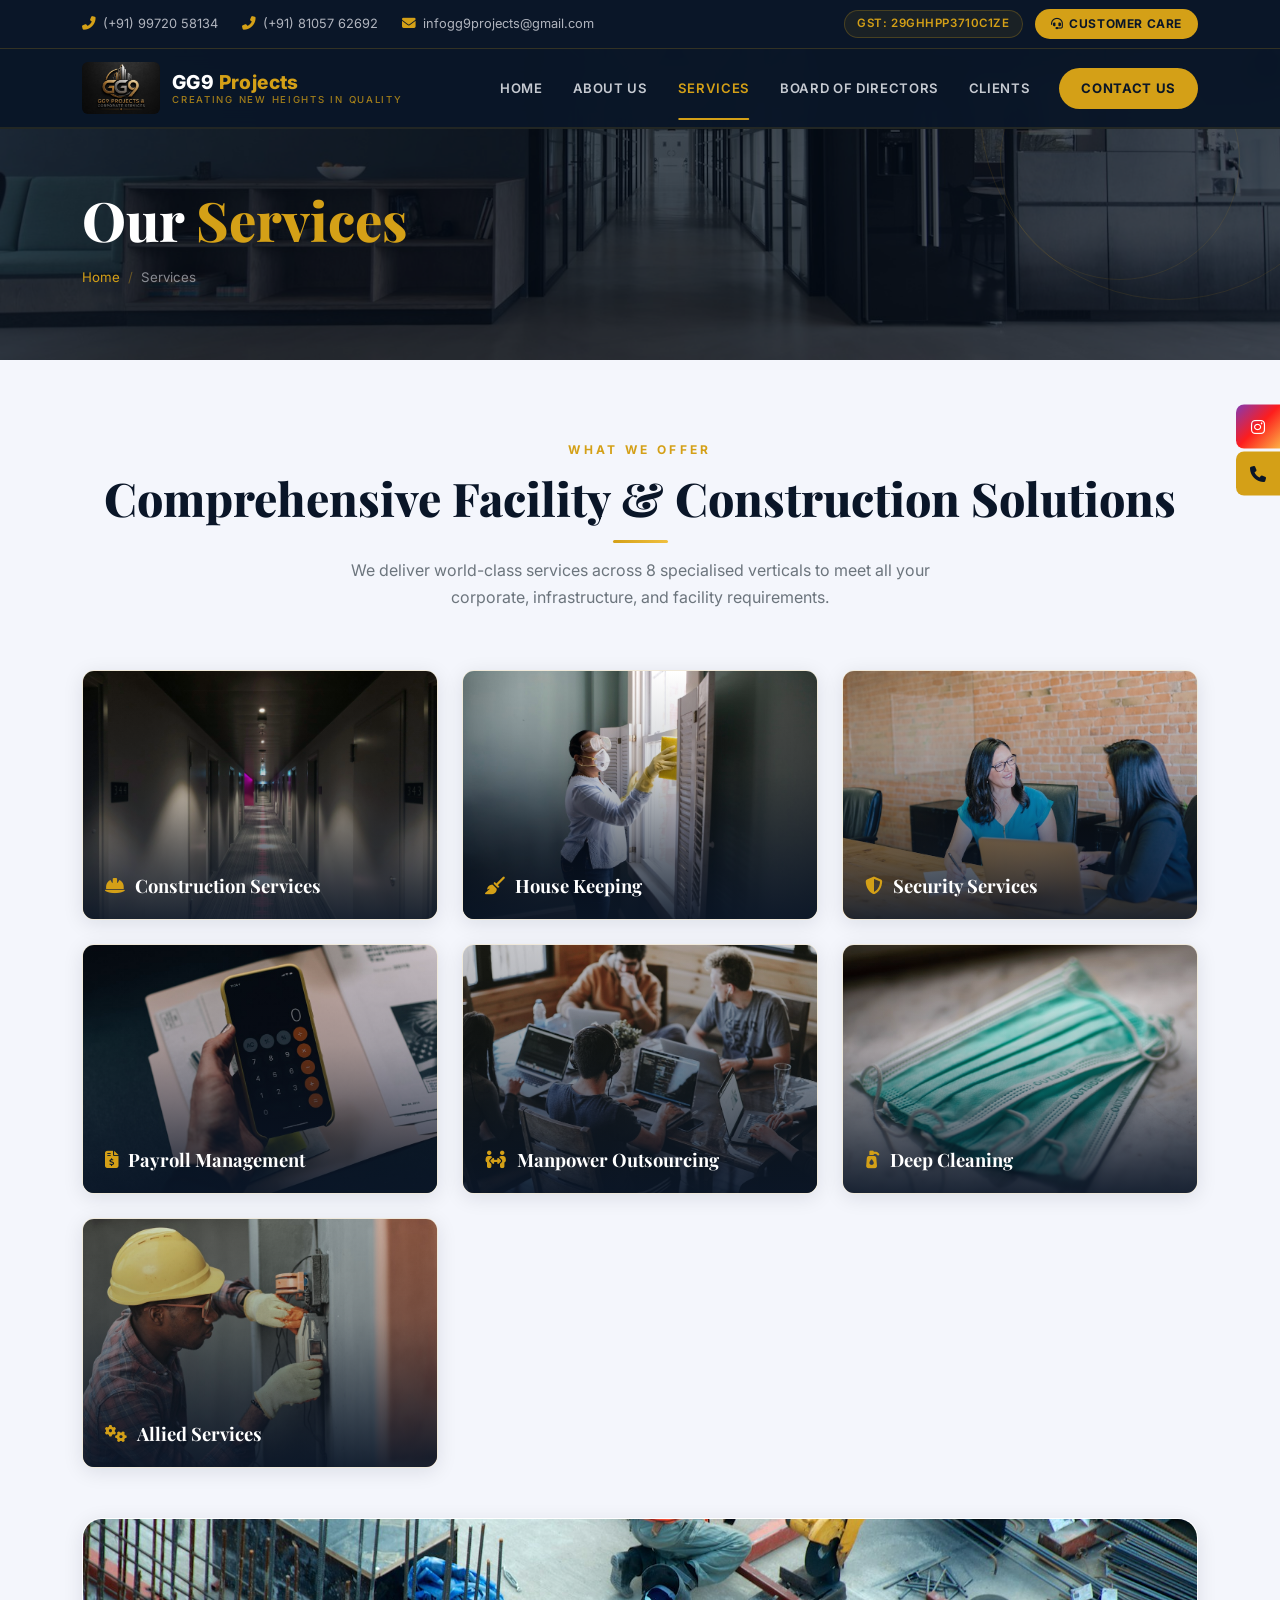
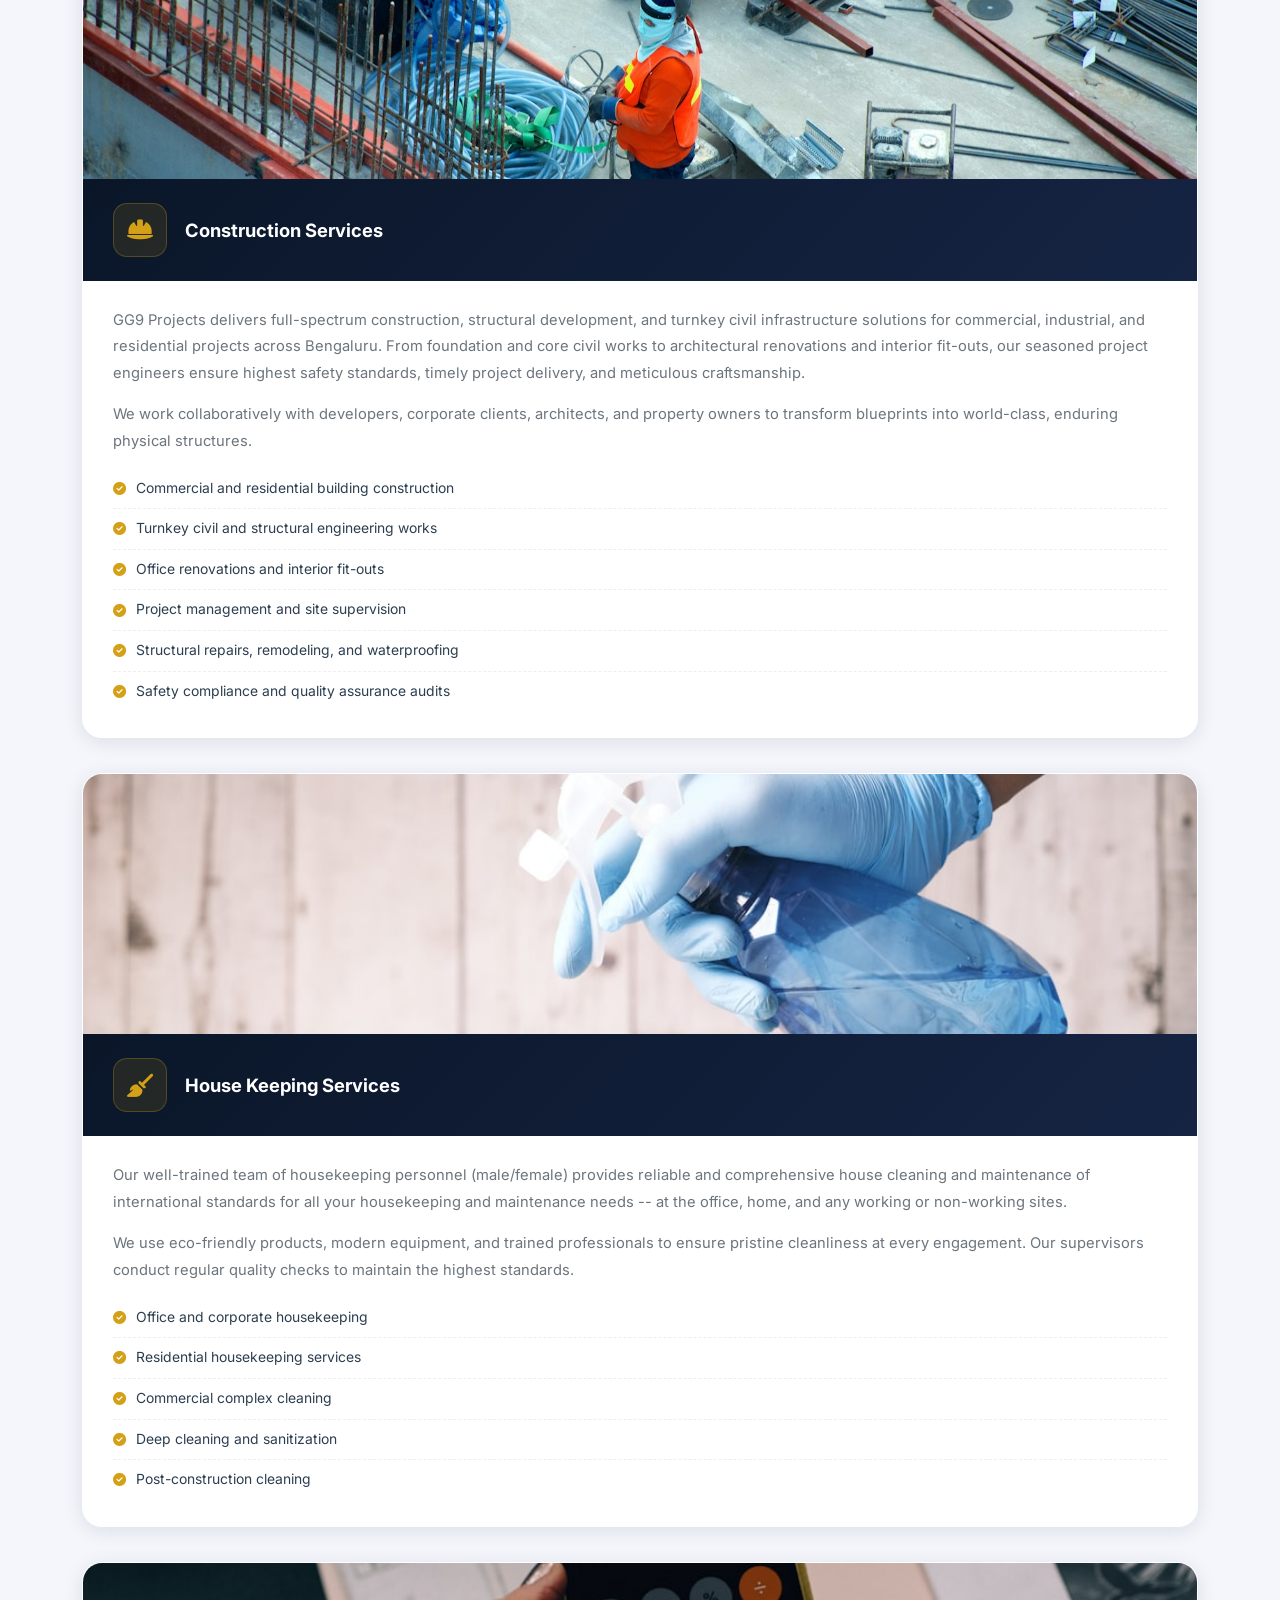
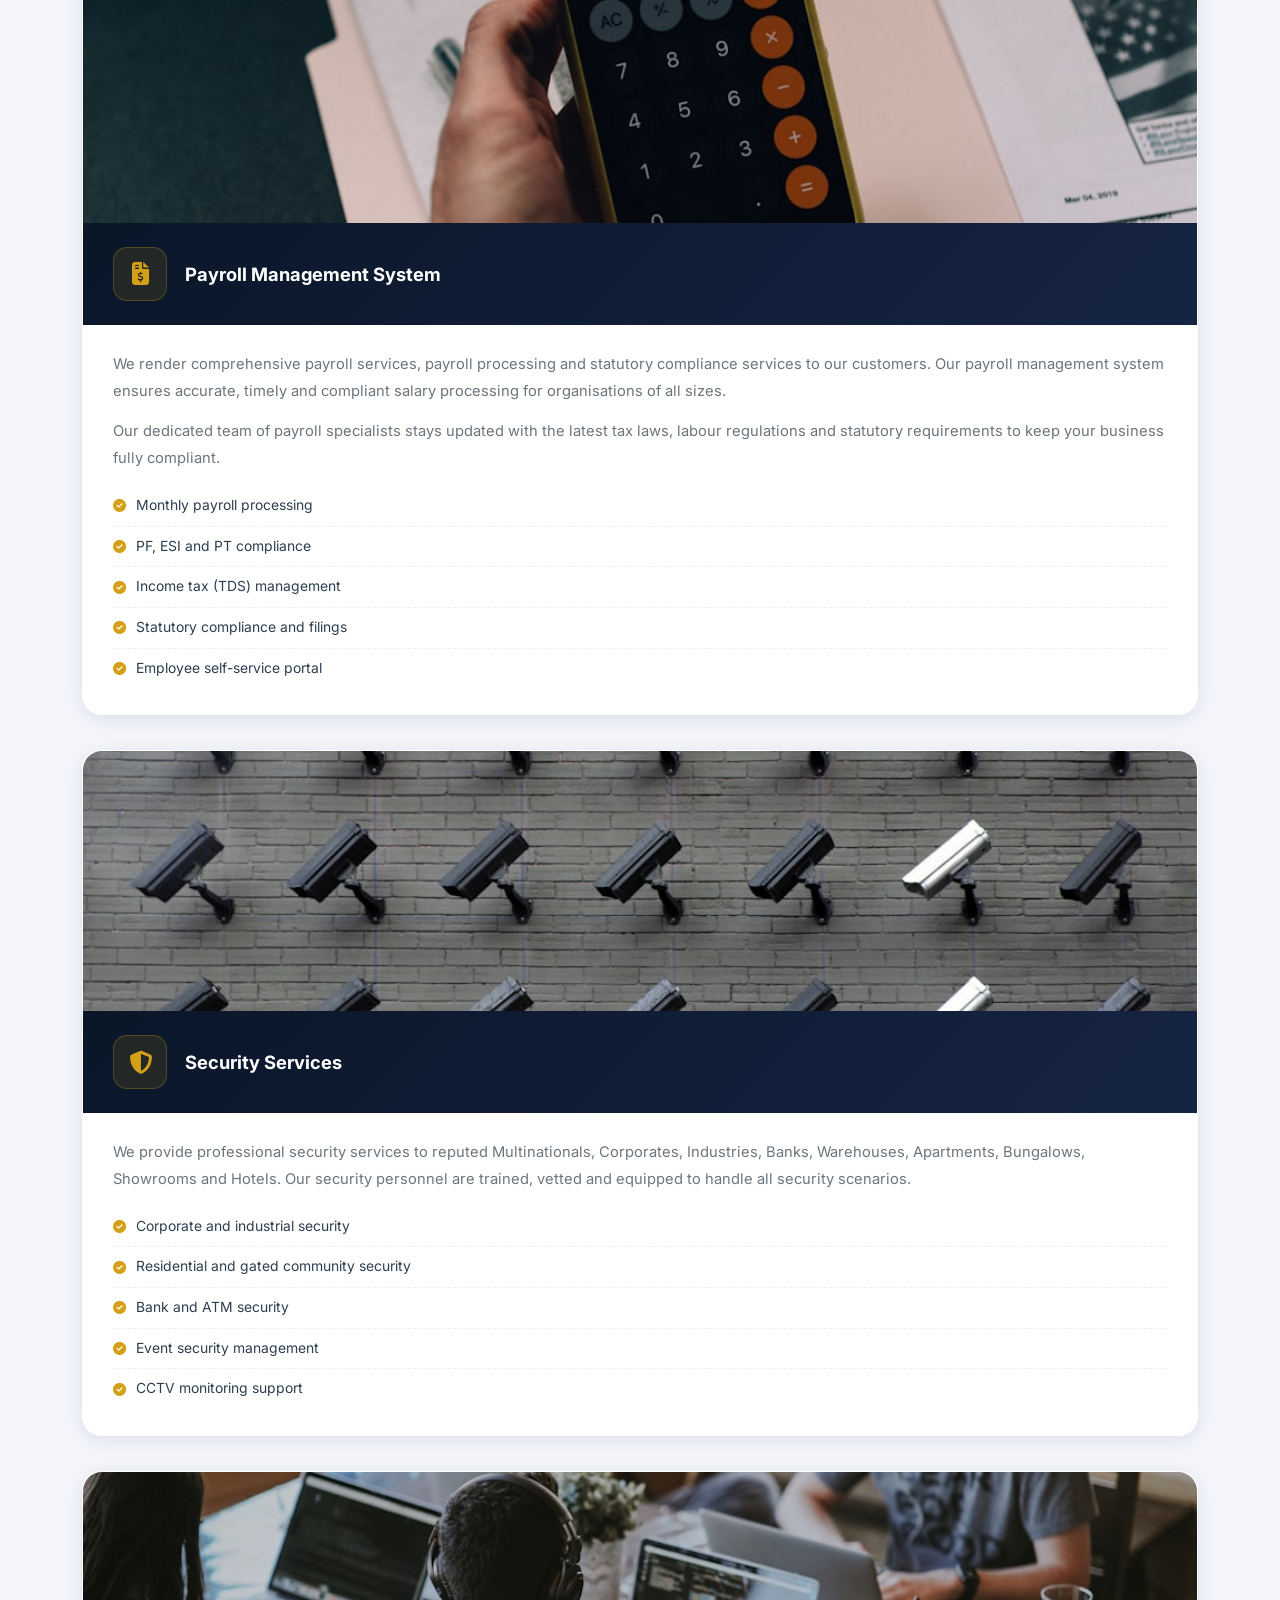
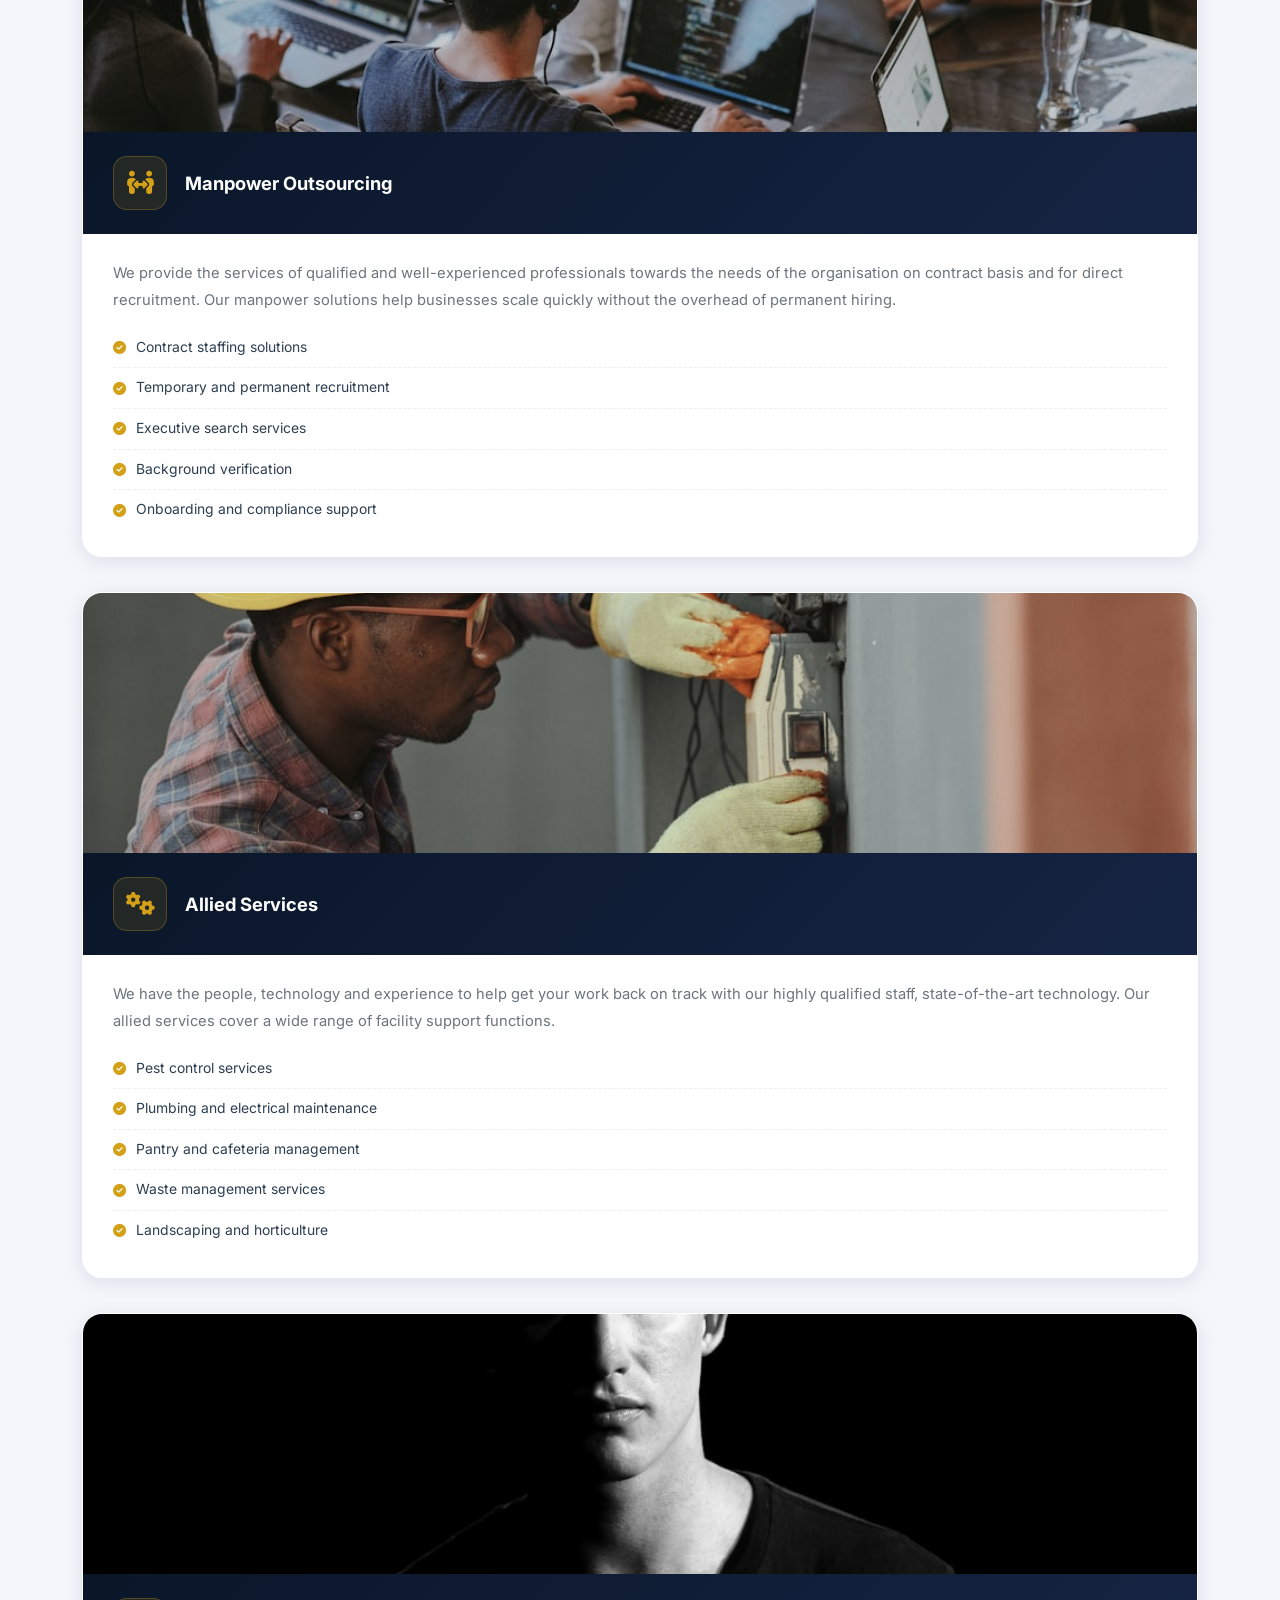
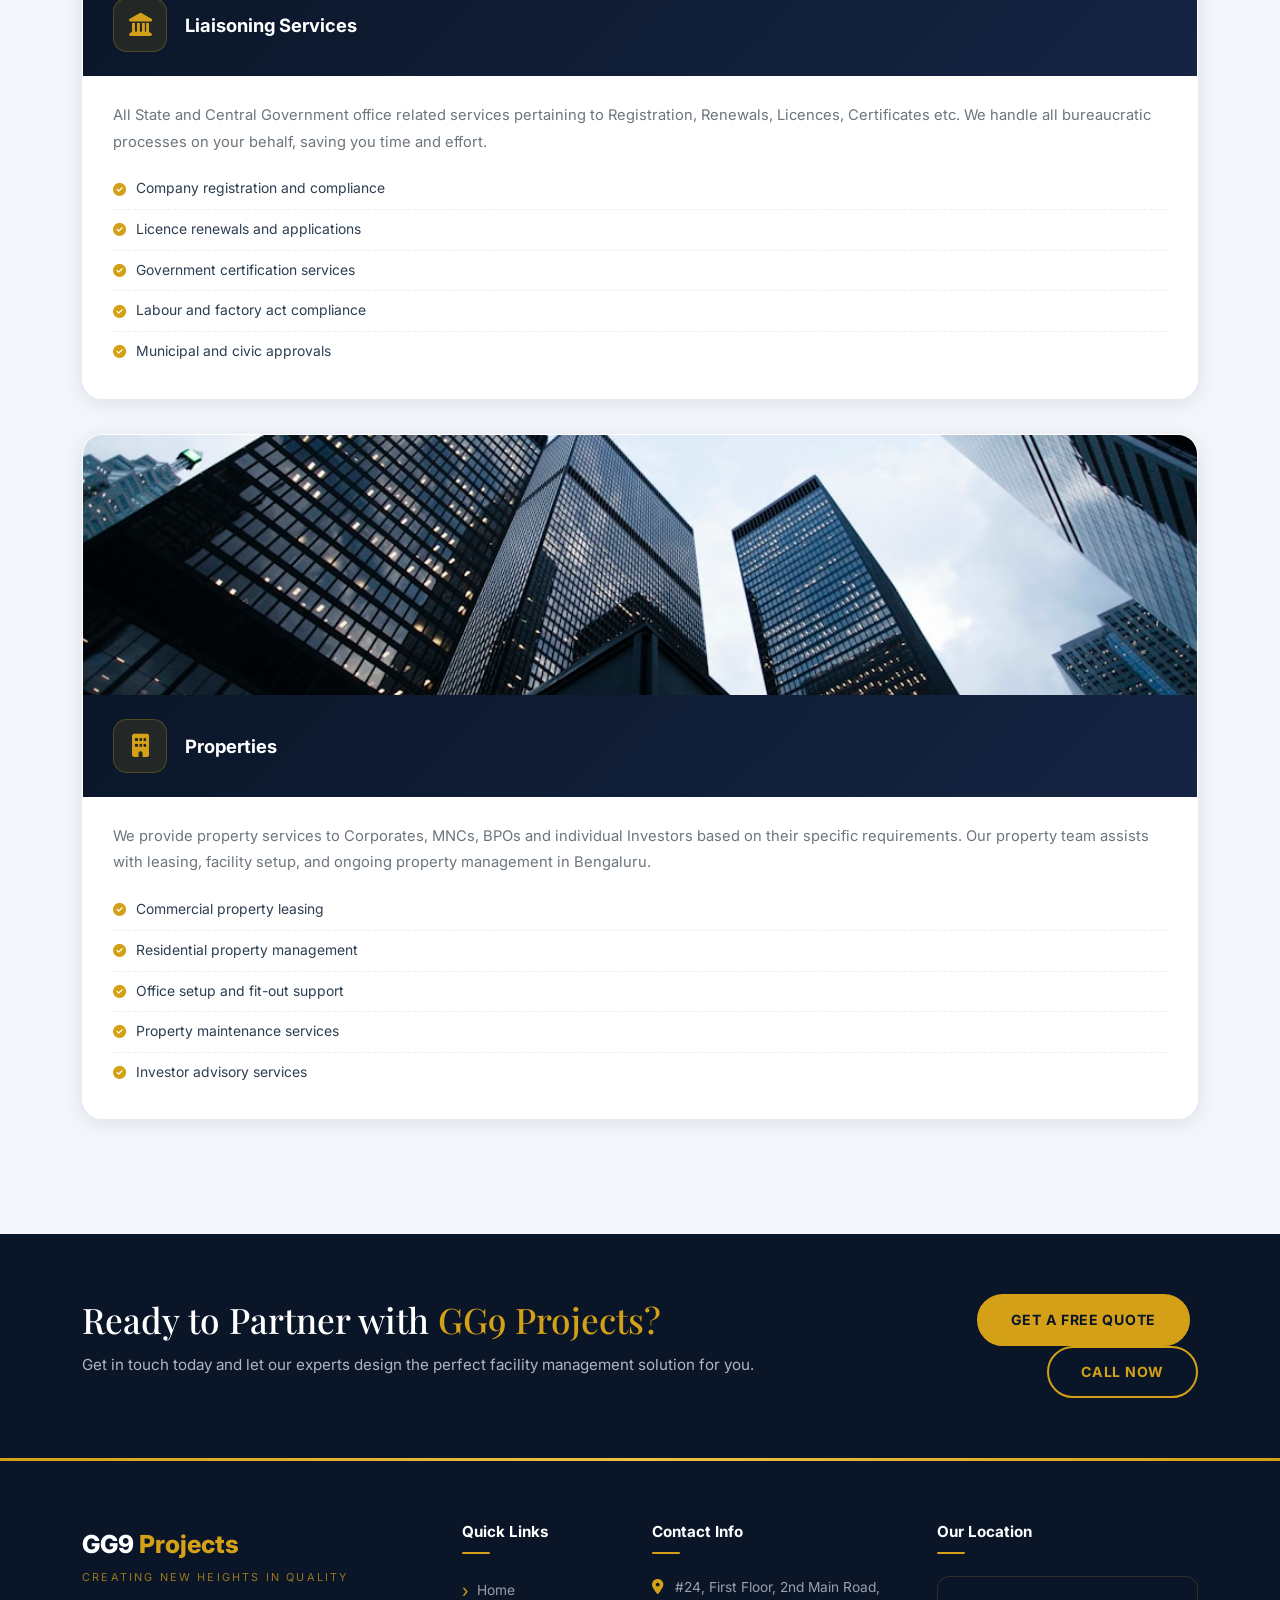
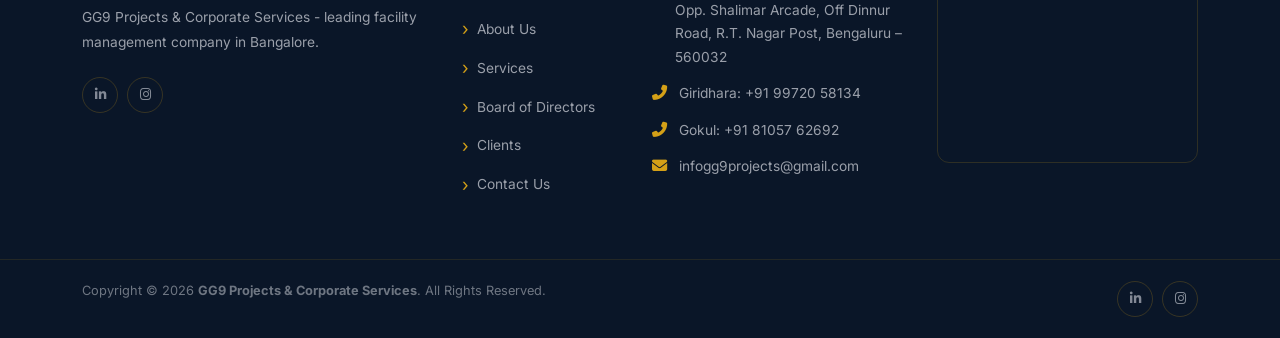
<file: services.html>
<!DOCTYPE html>
<html lang="en">
<head>
  <meta charset="UTF-8">
  <meta name="viewport" content="width=device-width, initial-scale=1.0">
  <title>Our Services | GG9 Projects &amp; Corporate Services | Bengaluru</title>
  <meta name="description" content="Explore GG9 Projects' comprehensive facility management and construction services: Construction, Housekeeping, Security, Payroll, Manpower Outsourcing, Liaisoning, Allied Services and Properties in Bengaluru.">
  <link rel="stylesheet" href="https://cdn.jsdelivr.net/npm/bootstrap@5.3.0/dist/css/bootstrap.min.css">
  <link rel="stylesheet" href="https://cdnjs.cloudflare.com/ajax/libs/font-awesome/6.4.0/css/all.min.css">
  <link rel="stylesheet" href="css/style.css">
</head>
<body>

<div class="floating-bar"><a href="https://www.instagram.com/gg9.group?igsi=MTk2eXpuN3RveWJsMg==" target="_blank" class="fl-btn fl-ig" aria-label="Instagram"><span class="fl-icon"><i class="fab fa-instagram"></i></span><span class="fl-label">Follow Us</span></a><a href="tel:09972058134" class="fl-btn fl-call" aria-label="Call Us"><span class="fl-icon"><i class="fas fa-phone"></i></span><span class="fl-label">Call Us</span></a></div>

<header id="header">
  <div class="header-topbar"><div class="container"><div class="topbar-inner"><div class="topbar-info"><div class="info-item"><i class="fas fa-phone-alt"></i><a href="tel:09972058134">(+91) 99720 58134</a></div><div class="info-item"><i class="fas fa-phone-alt"></i><a href="tel:08105762692">(+91) 81057 62692</a></div><div class="info-item"><i class="fas fa-envelope"></i><a href="mailto:infogg9projects@gmail.com">infogg9projects@gmail.com</a></div></div><div class="topbar-right"><span class="gst-badge">GST: 29GHHPP3710C1ZE</span><a href="tel:08105762692" class="topbar-cta"><i class="fas fa-headset"></i> Customer Care</a></div></div></div></div>
  <div class="navbar-main"><div class="container"><div class="navbar-inner"><a href="index.html" class="navbar-brand"><img src="images/logo.jpg" alt="GG9 Projects" class="brand-logo"><div class="brand-text"><span class="brand-name">GG9<span> Projects</span></span><span class="brand-tagline">Creating New Heights In Quality</span></div></a><button class="nav-toggle" aria-label="Toggle navigation"><span></span><span></span><span></span></button><nav class="nav-links"><a href="index.html">Home</a><a href="about.html">About Us</a><a href="services.html" class="active">Services</a><a href="board.html">Board of Directors</a><a href="clients.html">Clients</a><a href="contact.html" class="nav-cta">Contact Us</a></nav></div></div></div>
</header>

<section class="page-hero">
  <div class="ph-ring r1"></div><div class="ph-ring r2"></div>
  <div class="container"><div class="ph-inner">
    <h1>Our <span>Services</span></h1>
    <nav class="breadcrumb-nav" aria-label="Breadcrumb"><a href="index.html">Home</a><span class="sep">/</span><span>Services</span></nav>
  </div></div>
</section>

<section style="padding:var(--section-py) 0;background:var(--light-bg);">
  <div class="container">
    <div class="section-header reveal">
      <span class="section-label">What We Offer</span>
      <h2>Comprehensive Facility &amp; Construction Solutions</h2>
      <div class="gold-line"></div>
      <p>We deliver world-class services across 8 specialised verticals to meet all your corporate, infrastructure, and facility requirements.</p>
    </div>

    <!-- 6-PHOTO FEATURED SERVICES GALLERY GRID (UNIQUE IMAGES) -->
    <div class="row g-4 service-gallery-grid reveal-stagger">
      <div class="col-lg-4 col-md-6">
        <div class="service-gallery-item">
          <img src="images/services/construction_building.jpg" alt="Construction and Civil Works">
          <div class="service-gallery-overlay">
            <h3 class="service-gallery-title"><i class="fas fa-hard-hat"></i> Construction Services</h3>
          </div>
        </div>
      </div>
      <div class="col-lg-4 col-md-6">
        <div class="service-gallery-item">
          <img src="images/services/housekeeping_facade.jpg" alt="Housekeeping Services Facade Cleaning">
          <div class="service-gallery-overlay">
            <h3 class="service-gallery-title"><i class="fas fa-broom"></i> House Keeping</h3>
          </div>
        </div>
      </div>
      <div class="col-lg-4 col-md-6">
        <div class="service-gallery-item">
          <img src="images/services/security_cctv.jpg" alt="Security CCTV Monitoring">
          <div class="service-gallery-overlay">
            <h3 class="service-gallery-title"><i class="fas fa-shield-alt"></i> Security Services</h3>
          </div>
        </div>
      </div>
      <div class="col-lg-4 col-md-6">
        <div class="service-gallery-item">
          <img src="images/services/payroll_desk.jpg" alt="Payroll Management Accounting">
          <div class="service-gallery-overlay">
            <h3 class="service-gallery-title"><i class="fas fa-file-invoice-dollar"></i> Payroll Management</h3>
          </div>
        </div>
      </div>
      <div class="col-lg-4 col-md-6">
        <div class="service-gallery-item">
          <img src="images/services/manpower_team.jpg" alt="Manpower Outsourcing Team">
          <div class="service-gallery-overlay">
            <h3 class="service-gallery-title"><i class="fas fa-people-arrows"></i> Manpower Outsourcing</h3>
          </div>
        </div>
      </div>
      <div class="col-lg-4 col-md-6">
        <div class="service-gallery-item">
          <img src="images/services/housekeeping_sanitization.jpg" alt="Deep Cleaning Sanitization">
          <div class="service-gallery-overlay">
            <h3 class="service-gallery-title"><i class="fas fa-pump-soap"></i> Deep Cleaning</h3>
          </div>
        </div>
      </div>
      <div class="col-lg-4 col-md-6">
        <div class="service-gallery-item">
          <img src="images/services/allied_maintenance.jpg" alt="Allied Maintenance Services">
          <div class="service-gallery-overlay">
            <h3 class="service-gallery-title"><i class="fas fa-cogs"></i> Allied Services</h3>
          </div>
        </div>
      </div>
    </div>

    <!-- SERVICE DETAILS WITH DISTINCT PHOTOS -->
    <div class="svc-detail-card reveal">
      <div class="svc-detail-img-wrap">
        <img src="images/services/construction_site.jpg" alt="Construction Services" class="svc-detail-img">
      </div>
      <div class="svc-detail-head"><div class="dh-icon"><i class="fas fa-hard-hat"></i></div><h3>Construction Services</h3></div>
      <div class="svc-detail-body">
        <p>GG9 Projects delivers full-spectrum construction, structural development, and turnkey civil infrastructure solutions for commercial, industrial, and residential projects across Bengaluru. From foundation and core civil works to architectural renovations and interior fit-outs, our seasoned project engineers ensure highest safety standards, timely project delivery, and meticulous craftsmanship.</p>
        <p>We work collaboratively with developers, corporate clients, architects, and property owners to transform blueprints into world-class, enduring physical structures.</p>
        <div class="svc-features">
          <div class="svc-feature"><i class="fas fa-check-circle"></i>Commercial and residential building construction</div>
          <div class="svc-feature"><i class="fas fa-check-circle"></i>Turnkey civil and structural engineering works</div>
          <div class="svc-feature"><i class="fas fa-check-circle"></i>Office renovations and interior fit-outs</div>
          <div class="svc-feature"><i class="fas fa-check-circle"></i>Project management and site supervision</div>
          <div class="svc-feature"><i class="fas fa-check-circle"></i>Structural repairs, remodeling, and waterproofing</div>
          <div class="svc-feature"><i class="fas fa-check-circle"></i>Safety compliance and quality assurance audits</div>
        </div>
      </div>
    </div>

    <div class="svc-detail-card reveal">
      <div class="svc-detail-img-wrap">
        <img src="images/services/housekeeping_office.jpg" alt="House Keeping Services" class="svc-detail-img">
      </div>
      <div class="svc-detail-head"><div class="dh-icon"><i class="fas fa-broom"></i></div><h3>House Keeping Services</h3></div>
      <div class="svc-detail-body">
        <p>Our well-trained team of housekeeping personnel (male/female) provides reliable and comprehensive house cleaning and maintenance of international standards for all your housekeeping and maintenance needs -- at the office, home, and any working or non-working sites.</p>
        <p>We use eco-friendly products, modern equipment, and trained professionals to ensure pristine cleanliness at every engagement. Our supervisors conduct regular quality checks to maintain the highest standards.</p>
        <div class="svc-features">
          <div class="svc-feature"><i class="fas fa-check-circle"></i>Office and corporate housekeeping</div>
          <div class="svc-feature"><i class="fas fa-check-circle"></i>Residential housekeeping services</div>
          <div class="svc-feature"><i class="fas fa-check-circle"></i>Commercial complex cleaning</div>
          <div class="svc-feature"><i class="fas fa-check-circle"></i>Deep cleaning and sanitization</div>
          <div class="svc-feature"><i class="fas fa-check-circle"></i>Post-construction cleaning</div>
        </div>
      </div>
    </div>

    <div class="svc-detail-card reveal">
      <div class="svc-detail-img-wrap">
        <img src="images/services/payroll_desk.jpg" alt="Payroll Management System" class="svc-detail-img">
      </div>
      <div class="svc-detail-head"><div class="dh-icon"><i class="fas fa-file-invoice-dollar"></i></div><h3>Payroll Management System</h3></div>
      <div class="svc-detail-body">
        <p>We render comprehensive payroll services, payroll processing and statutory compliance services to our customers. Our payroll management system ensures accurate, timely and compliant salary processing for organisations of all sizes.</p>
        <p>Our dedicated team of payroll specialists stays updated with the latest tax laws, labour regulations and statutory requirements to keep your business fully compliant.</p>
        <div class="svc-features">
          <div class="svc-feature"><i class="fas fa-check-circle"></i>Monthly payroll processing</div>
          <div class="svc-feature"><i class="fas fa-check-circle"></i>PF, ESI and PT compliance</div>
          <div class="svc-feature"><i class="fas fa-check-circle"></i>Income tax (TDS) management</div>
          <div class="svc-feature"><i class="fas fa-check-circle"></i>Statutory compliance and filings</div>
          <div class="svc-feature"><i class="fas fa-check-circle"></i>Employee self-service portal</div>
        </div>
      </div>
    </div>

    <div class="svc-detail-card reveal">
      <div class="svc-detail-img-wrap">
        <img src="images/services/security_officer.jpg" alt="Security Services" class="svc-detail-img">
      </div>
      <div class="svc-detail-head"><div class="dh-icon"><i class="fas fa-shield-alt"></i></div><h3>Security Services</h3></div>
      <div class="svc-detail-body">
        <p>We provide professional security services to reputed Multinationals, Corporates, Industries, Banks, Warehouses, Apartments, Bungalows, Showrooms and Hotels. Our security personnel are trained, vetted and equipped to handle all security scenarios.</p>
        <div class="svc-features">
          <div class="svc-feature"><i class="fas fa-check-circle"></i>Corporate and industrial security</div>
          <div class="svc-feature"><i class="fas fa-check-circle"></i>Residential and gated community security</div>
          <div class="svc-feature"><i class="fas fa-check-circle"></i>Bank and ATM security</div>
          <div class="svc-feature"><i class="fas fa-check-circle"></i>Event security management</div>
          <div class="svc-feature"><i class="fas fa-check-circle"></i>CCTV monitoring support</div>
        </div>
      </div>
    </div>

    <div class="svc-detail-card reveal">
      <div class="svc-detail-img-wrap">
        <img src="images/services/manpower_team.jpg" alt="Manpower Outsourcing" class="svc-detail-img">
      </div>
      <div class="svc-detail-head"><div class="dh-icon"><i class="fas fa-people-arrows"></i></div><h3>Manpower Outsourcing</h3></div>
      <div class="svc-detail-body">
        <p>We provide the services of qualified and well-experienced professionals towards the needs of the organisation on contract basis and for direct recruitment. Our manpower solutions help businesses scale quickly without the overhead of permanent hiring.</p>
        <div class="svc-features">
          <div class="svc-feature"><i class="fas fa-check-circle"></i>Contract staffing solutions</div>
          <div class="svc-feature"><i class="fas fa-check-circle"></i>Temporary and permanent recruitment</div>
          <div class="svc-feature"><i class="fas fa-check-circle"></i>Executive search services</div>
          <div class="svc-feature"><i class="fas fa-check-circle"></i>Background verification</div>
          <div class="svc-feature"><i class="fas fa-check-circle"></i>Onboarding and compliance support</div>
        </div>
      </div>
    </div>

    <div class="svc-detail-card reveal">
      <div class="svc-detail-img-wrap">
        <img src="images/services/allied_maintenance.jpg" alt="Allied Services" class="svc-detail-img">
      </div>
      <div class="svc-detail-head"><div class="dh-icon"><i class="fas fa-cogs"></i></div><h3>Allied Services</h3></div>
      <div class="svc-detail-body">
        <p>We have the people, technology and experience to help get your work back on track with our highly qualified staff, state-of-the-art technology. Our allied services cover a wide range of facility support functions.</p>
        <div class="svc-features">
          <div class="svc-feature"><i class="fas fa-check-circle"></i>Pest control services</div>
          <div class="svc-feature"><i class="fas fa-check-circle"></i>Plumbing and electrical maintenance</div>
          <div class="svc-feature"><i class="fas fa-check-circle"></i>Pantry and cafeteria management</div>
          <div class="svc-feature"><i class="fas fa-check-circle"></i>Waste management services</div>
          <div class="svc-feature"><i class="fas fa-check-circle"></i>Landscaping and horticulture</div>
        </div>
      </div>
    </div>

    <div class="svc-detail-card reveal">
      <div class="svc-detail-img-wrap">
        <img src="images/services/liaisoning_government.jpg" alt="Liaisoning Services" class="svc-detail-img">
      </div>
      <div class="svc-detail-head"><div class="dh-icon"><i class="fas fa-landmark"></i></div><h3>Liaisoning Services</h3></div>
      <div class="svc-detail-body">
        <p>All State and Central Government office related services pertaining to Registration, Renewals, Licences, Certificates etc. We handle all bureaucratic processes on your behalf, saving you time and effort.</p>
        <div class="svc-features">
          <div class="svc-feature"><i class="fas fa-check-circle"></i>Company registration and compliance</div>
          <div class="svc-feature"><i class="fas fa-check-circle"></i>Licence renewals and applications</div>
          <div class="svc-feature"><i class="fas fa-check-circle"></i>Government certification services</div>
          <div class="svc-feature"><i class="fas fa-check-circle"></i>Labour and factory act compliance</div>
          <div class="svc-feature"><i class="fas fa-check-circle"></i>Municipal and civic approvals</div>
        </div>
      </div>
    </div>

    <div class="svc-detail-card reveal">
      <div class="svc-detail-img-wrap">
        <img src="images/services/properties_skyscraper.jpg" alt="Properties" class="svc-detail-img">
      </div>
      <div class="svc-detail-head"><div class="dh-icon"><i class="fas fa-building"></i></div><h3>Properties</h3></div>
      <div class="svc-detail-body">
        <p>We provide property services to Corporates, MNCs, BPOs and individual Investors based on their specific requirements. Our property team assists with leasing, facility setup, and ongoing property management in Bengaluru.</p>
        <div class="svc-features">
          <div class="svc-feature"><i class="fas fa-check-circle"></i>Commercial property leasing</div>
          <div class="svc-feature"><i class="fas fa-check-circle"></i>Residential property management</div>
          <div class="svc-feature"><i class="fas fa-check-circle"></i>Office setup and fit-out support</div>
          <div class="svc-feature"><i class="fas fa-check-circle"></i>Property maintenance services</div>
          <div class="svc-feature"><i class="fas fa-check-circle"></i>Investor advisory services</div>
        </div>
      </div>
    </div>

  </div>
</section>

<section style="padding:60px 0;background:var(--primary);">
  <div class="container">
    <div class="row align-items-center">
      <div class="col-md-8 reveal-l">
        <h2 style="font-family:var(--font-display);font-size:clamp(1.6rem,3vw,2.2rem);color:var(--white);margin-bottom:10px;">Ready to Partner with <span style="color:var(--accent)">GG9 Projects?</span></h2>
        <p style="color:rgba(232,234,240,0.75);font-size:0.95rem;">Get in touch today and let our experts design the perfect facility management solution for you.</p>
      </div>
      <div class="col-md-4 text-md-end mt-3 mt-md-0 reveal-r">
        <a href="contact.html" class="btn-gold me-2">Get a Free Quote</a>
        <a href="tel:09972058134" class="btn-outline-gold">Call Now</a>
      </div>
    </div>
  </div>
</section>

<footer>
  <div class="footer-top"><div class="container"><div class="row">
    <div class="col-lg-4 col-md-6 mb-5 mb-lg-0"><div class="footer-widget"><div class="footer-brand-name">GG9<span> Projects</span></div><span class="footer-tagline">Creating New Heights In Quality</span><p class="footer-brand-desc">GG9 Projects &amp; Corporate Services - leading facility management company in Bangalore.</p><div class="footer-socials"><a href="https://www.linkedin.com/in/gg9-projects-and-corporate-services-pvt-ltd-3b081942a?utm_source=share_via&utm_content=profile&utm_medium=member_android" target="_blank" aria-label="LinkedIn"><i class="fab fa-linkedin-in"></i></a><a href="https://www.instagram.com/gg9.group?igsi=MTk2eXpuN3RveWJsMg==" target="_blank" aria-label="Instagram"><i class="fab fa-instagram"></i></a></div></div></div>
    <div class="col-lg-2 col-md-6 mb-5 mb-lg-0"><div class="footer-widget"><h4>Quick Links</h4><ul class="footer-links"><li><a href="index.html">Home</a></li><li><a href="about.html">About Us</a></li><li><a href="services.html">Services</a></li><li><a href="board.html">Board of Directors</a></li><li><a href="clients.html">Clients</a></li><li><a href="contact.html">Contact Us</a></li></ul></div></div>
    <div class="col-lg-3 col-md-6 mb-5 mb-md-0"><div class="footer-widget"><h4>Contact Info</h4><ul class="footer-contact"><li><i class="fas fa-map-marker-alt"></i><span>#24, First Floor, 2nd Main Road, Opp. Shalimar Arcade, Off Dinnur Road, R.T. Nagar Post, Bengaluru – 560032</span></li><li><i class="fas fa-phone-alt"></i><span>Giridhara: <a href="tel:09972058134">+91 99720 58134</a></span></li><li><i class="fas fa-phone-alt"></i><span>Gokul: <a href="tel:08105762692">+91 81057 62692</a></span></li><li><i class="fas fa-envelope"></i><a href="mailto:infogg9projects@gmail.com">infogg9projects@gmail.com</a></li></ul></div></div>
    <div class="col-lg-3 col-md-6"><div class="footer-widget"><h4>Our Location</h4><div class="footer-map"><iframe src="https://maps.google.com/maps?q=24,+2nd+Main+Road,+Opp.+Shalimar+Arcade,+Dinnur+Road,+RT+Nagar,+Bengaluru+560032&t=&z=15&ie=UTF8&iwloc=&output=embed" allowfullscreen="" loading="lazy" title="GG9 Projects Location"></iframe></div></div></div>
  </div></div></div>
  <div class="container"><div class="footer-bottom"><p class="footer-copy">Copyright &copy; 2026 <strong>GG9 Projects &amp; Corporate Services</strong>. All Rights Reserved.</p><div class="footer-socials"><a href="https://www.linkedin.com/in/gg9-projects-and-corporate-services-pvt-ltd-3b081942a?utm_source=share_via&utm_content=profile&utm_medium=member_android" target="_blank" aria-label="LinkedIn"><i class="fab fa-linkedin-in"></i></a><a href="https://www.instagram.com/gg9.group?igsi=MTk2eXpuN3RveWJsMg==" target="_blank" aria-label="Instagram"><i class="fab fa-instagram"></i></a></div></div></div>
</footer>

<button id="back-to-top" aria-label="Back to top"><i class="fas fa-chevron-up"></i></button>
<script src="https://cdn.jsdelivr.net/npm/bootstrap@5.3.0/dist/js/bootstrap.bundle.min.js"></script>
<script src="js/script.js"></script>
</body>
</html>
</file>
<file: css/style.css>
/* ============================================
   V2SERVICES — MAIN STYLESHEET
   Theme: Deep Navy Blue #0a1628 + Gold #d4a017
   ============================================ */

@import url('https://fonts.googleapis.com/css2?family=Inter:wght@300;400;500;600;700;800;900&family=Playfair+Display:ital,wght@0,700;0,800;1,700&display=swap');

/* ============================================
   CSS VARIABLES
   ============================================ */
:root {
  --primary:       #0a1628;
  --primary-light: #111e35;
  --primary-mid:   #162444;
  --accent:        #d4a017;
  --accent-light:  #f0c040;
  --accent-dark:   #b8880f;
  --accent-glow:   rgba(212,160,23,0.22);
  --white:         #ffffff;
  --light-bg:      #f4f6fc;
  --text:          #2c3e50;
  --text-muted:    #6c757d;
  --text-light:    #e8eaf0;
  --border-gold:   rgba(212,160,23,0.2);

  --font-main:    'Inter', sans-serif;
  --font-display: 'Playfair Display', serif;

  --section-py:  80px;
  --radius:      12px;
  --radius-lg:   20px;
  --radius-xl:   30px;

  --transition: all 0.35s cubic-bezier(0.4,0,0.2,1);
  --shadow:     0 4px 20px rgba(10,22,40,0.10);
  --shadow-lg:  0 12px 40px rgba(10,22,40,0.18);
  --shadow-gold:0 8px 30px rgba(212,160,23,0.30);
}

/* ============================================
   RESET & BASE
   ============================================ */
*, *::before, *::after { box-sizing: border-box; margin: 0; padding: 0; }
html {
  scroll-behavior: smooth;
  font-size: 16px;
  overflow-x: hidden;
  max-width: 100vw;
}
body {
  font-family: var(--font-main);
  color: var(--text);
  background: var(--white);
  line-height: 1.7;
  overflow-x: hidden;
  max-width: 100vw;
  position: relative;
}
img { max-width: 100%; height: auto; display: block; }
a  { text-decoration: none; color: inherit; transition: var(--transition); }
ul { list-style: none; padding: 0; margin: 0; }
button { cursor: pointer; border: none; background: none; }

/* ============================================
   UTILITIES
   ============================================ */
.section-py { padding: var(--section-py) 0; }

/* Bootstrap-style grid helpers (we use BS5 via CDN, these are extras) */
.text-gold  { color: var(--accent) !important; }
.bg-navy    { background: var(--primary) !important; }

/* Buttons */
.btn-gold {
  display: inline-block;
  background: var(--accent);
  color: var(--primary) !important;
  border: 2px solid var(--accent);
  padding: 12px 32px;
  border-radius: 50px;
  font-weight: 700;
  font-size: 0.88rem;
  letter-spacing: 0.05em;
  text-transform: uppercase;
  transition: var(--transition);
}
.btn-gold:hover {
  background: transparent;
  color: var(--accent) !important;
  box-shadow: var(--shadow-gold);
  transform: translateY(-2px);
}
.btn-outline-gold {
  display: inline-block;
  background: transparent;
  color: var(--accent) !important;
  border: 2px solid var(--accent);
  padding: 12px 32px;
  border-radius: 50px;
  font-weight: 700;
  font-size: 0.88rem;
  letter-spacing: 0.05em;
  text-transform: uppercase;
  transition: var(--transition);
}
.btn-outline-gold:hover {
  background: var(--accent);
  color: var(--primary) !important;
  box-shadow: var(--shadow-gold);
  transform: translateY(-2px);
}
.btn-white {
  display: inline-block;
  background: var(--white);
  color: var(--primary) !important;
  border: 2px solid var(--white);
  padding: 12px 32px;
  border-radius: 50px;
  font-weight: 700;
  font-size: 0.88rem;
  letter-spacing: 0.05em;
  text-transform: uppercase;
  transition: var(--transition);
}
.btn-white:hover {
  background: var(--accent);
  border-color: var(--accent);
  box-shadow: var(--shadow-gold);
  transform: translateY(-2px);
}

/* Section headers */
.section-header { text-align: center; margin-bottom: 58px; }
.section-label {
  font-size: 0.75rem;
  font-weight: 700;
  letter-spacing: 0.28em;
  text-transform: uppercase;
  color: var(--accent);
  margin-bottom: 10px;
  display: block;
}
.section-header h2 {
  font-family: var(--font-display);
  font-size: clamp(1.9rem, 4vw, 2.9rem);
  color: var(--primary);
  font-weight: 800;
  line-height: 1.2;
}
.section-header.light h2 { color: var(--white); }
.section-header p {
  font-size: 1rem;
  color: var(--text-muted);
  max-width: 580px;
  margin: 14px auto 0;
}
.section-header.light p { color: rgba(232,234,240,0.75); }
.gold-line {
  display: block;
  width: 55px;
  height: 3px;
  background: linear-gradient(90deg, var(--accent), var(--accent-light));
  border-radius: 2px;
  margin: 14px auto;
}

/* ============================================
   HEADER / NAVBAR
   ============================================ */
#header {
  position: fixed;
  top: 0; left: 0; right: 0;
  z-index: 1000;
  transition: var(--transition);
}

/* Top bar */
.header-topbar {
  background: var(--primary);
  padding: 9px 0;
  border-bottom: 1px solid var(--border-gold);
}
.topbar-inner {
  display: flex;
  align-items: center;
  justify-content: space-between;
  flex-wrap: wrap;
  gap: 10px;
}
.topbar-info {
  display: flex;
  gap: 24px;
  align-items: center;
  flex-wrap: wrap;
}
.info-item {
  display: flex;
  align-items: center;
  gap: 7px;
  font-size: 0.8rem;
  color: rgba(232,234,240,0.75);
}
.info-item i { color: var(--accent); font-size: 0.85rem; }
.info-item a { color: rgba(232,234,240,0.75); }
.info-item a:hover { color: var(--accent); }
.topbar-right { display: flex; align-items: center; gap: 12px; }
.gst-badge {
  background: rgba(212,160,23,0.08);
  border: 1px solid rgba(212,160,23,0.25);
  color: var(--accent);
  font-size: 0.72rem;
  font-weight: 600;
  padding: 3px 12px;
  border-radius: 20px;
  letter-spacing: 0.05em;
}
.topbar-cta {
  background: var(--accent);
  color: var(--primary) !important;
  font-size: 0.75rem;
  font-weight: 700;
  padding: 5px 16px;
  border-radius: 50px;
  letter-spacing: 0.05em;
  text-transform: uppercase;
  display: flex;
  align-items: center;
  gap: 6px;
}
.topbar-cta:hover { background: var(--accent-light); }

/* Navbar */
.navbar-main {
  background: rgba(10,22,40,0.97);
  backdrop-filter: blur(12px);
  -webkit-backdrop-filter: blur(12px);
  border-bottom: 2px solid rgba(212,160,23,0.12);
}
#header.scrolled .navbar-main {
  box-shadow: 0 4px 30px rgba(0,0,0,0.35);
}
.navbar-inner {
  display: flex;
  align-items: center;
  justify-content: space-between;
  padding: 0;
  position: relative;
}
.navbar-brand {
  padding: 13px 0;
  display: flex;
  align-items: center;
  gap: 12px;
  flex-shrink: 0;
  text-decoration: none;
}
.navbar-brand img.brand-logo {
  height: 52px;
  width: auto;
  border-radius: 6px;
}
.brand-text { display: flex; flex-direction: column; line-height: 1.1; }
.brand-name {
  font-size: 1.2rem;
  font-weight: 800;
  color: var(--white);
  letter-spacing: 0.02em;
}
.brand-name span { color: var(--accent); }
.brand-tagline {
  font-size: 0.6rem;
  color: rgba(212,160,23,0.75);
  letter-spacing: 0.18em;
  text-transform: uppercase;
  font-weight: 500;
  margin-top: 2px;
}
.nav-links {
  display: flex;
  align-items: center;
  gap: 0;
}
.nav-links a {
  color: rgba(232,234,240,0.85);
  font-size: 0.82rem;
  font-weight: 600;
  padding: 20px 15px;
  position: relative;
  letter-spacing: 0.05em;
  text-transform: uppercase;
  transition: var(--transition);
  display: block;
  white-space: nowrap;
}
.nav-links a::after {
  content: '';
  position: absolute;
  bottom: 0; left: 50%;
  transform: translateX(-50%);
  width: 0; height: 2px;
  background: var(--accent);
  transition: var(--transition);
  border-radius: 1px;
}
.nav-links a:hover, .nav-links a.active {
  color: var(--accent);
}
.nav-links a:hover::after, .nav-links a.active::after { width: 70%; }
.nav-cta {
  background: var(--accent) !important;
  color: var(--primary) !important;
  padding: 9px 22px !important;
  border-radius: 50px !important;
  font-weight: 700 !important;
  margin-left: 14px;
}
.nav-cta::after { display: none !important; }
.nav-cta:hover {
  background: var(--accent-light) !important;
  box-shadow: var(--shadow-gold);
  transform: translateY(-1px);
}

/* Hamburger */
.nav-toggle {
  display: none;
  flex-direction: column;
  gap: 5px;
  padding: 8px;
}
.nav-toggle span {
  width: 24px; height: 2px;
  background: var(--white);
  border-radius: 2px;
  transition: var(--transition);
  display: block;
}
.nav-toggle.open span:nth-child(1) { transform: rotate(45deg) translate(5px,5px); }
.nav-toggle.open span:nth-child(2) { opacity: 0; }
.nav-toggle.open span:nth-child(3) { transform: rotate(-45deg) translate(5px,-5px); }

/* ============================================
   HERO SLIDER
   ============================================ */
.hero-slider {
  position: relative;
  height: 100vh;
  min-height: 600px;
  overflow: hidden;
}
.slide {
  position: absolute;
  inset: 0;
  display: flex;
  align-items: center;
  justify-content: center;
  opacity: 0;
  transition: opacity 0.9s ease;
  z-index: 1;
}
.slide.active { opacity: 1; z-index: 2; }

.slide-bg {
  position: absolute; inset: 0;
  background-size: cover;
  background-position: center;
  transform: scale(1.06);
  transition: transform 9s ease;
}
.slide.active .slide-bg { transform: scale(1); }

/* Real photo backgrounds per slide (Slide 1: Construction Services) */
.slide:nth-child(1) .slide-bg  { background-image: url('../images/slides/slide8.jpg'); background-size: cover; background-position: center; }
.slide:nth-child(2) .slide-bg  { background-image: url('../images/slides/slide1.jpg'); background-size: cover; background-position: center; }
.slide:nth-child(3) .slide-bg  { background-image: url('../images/slides/slide2.jpg'); background-size: cover; background-position: center; }
.slide:nth-child(4) .slide-bg  { background-image: url('../images/slides/slide3.jpg'); background-size: cover; background-position: center top; }
.slide:nth-child(5) .slide-bg  { background-image: url('../images/slides/slide4.jpg'); background-size: cover; background-position: center; }
.slide:nth-child(6) .slide-bg  { background-image: url('../images/slides/slide5.jpg'); background-size: cover; background-position: center; }
.slide:nth-child(7) .slide-bg  { background-image: url('../images/slides/slide6.jpg'); background-size: cover; background-position: center; }
.slide:nth-child(8) .slide-bg  { background-image: url('../images/slides/slide7.jpg'); background-size: cover; background-position: center; }

/* Pattern overlay */
.slide-pattern {
  position: absolute; inset: 0; opacity: 0.045;
  background-image:
    repeating-linear-gradient(45deg, var(--accent) 0,var(--accent) 1px, transparent 1px, transparent 65px),
    repeating-linear-gradient(-45deg, var(--accent) 0,var(--accent) 1px, transparent 1px, transparent 65px);
}

/* Dark overlay — balanced for photo brightness & text contrast */
.slide-overlay {
  position: absolute; inset: 0;
  background: linear-gradient(135deg,rgba(5,13,26,0.62) 0%,rgba(5,13,26,0.25) 100%);
}

/* Decorative rings */
.slide-rings {
  position: absolute;
  right: 8%;
  top: 50%;
  transform: translateY(-50%);
  width: 420px;
  height: 420px;
  pointer-events: none;
}
.slide-rings span {
  position: absolute;
  border-radius: 50%;
  border: 1px solid rgba(212,160,23,0.15);
  animation: ring-pulse 5s ease-in-out infinite;
}
.slide-rings span:nth-child(1) { inset: 0; animation-delay: 0s; }
.slide-rings span:nth-child(2) { inset: 40px; animation-delay: 0.8s; }
.slide-rings span:nth-child(3) { inset: 80px; animation-delay: 1.6s; }
.slide-rings span:nth-child(4) { inset: 120px; border-color: rgba(212,160,23,0.3); animation-delay: 2.4s; }
@keyframes ring-pulse {
  0%,100% { transform: scale(1); opacity: 0.6; }
  50%      { transform: scale(1.04); opacity: 1; }
}

/* Slide content */
.slide-content {
  position: relative; z-index: 10;
  text-align: center;
  color: var(--white);
  max-width: 860px;
  padding: 0 24px;
}
.slide-label {
  font-size: 0.75rem;
  font-weight: 700;
  letter-spacing: 0.32em;
  text-transform: uppercase;
  color: var(--accent);
  margin-bottom: 18px;
  display: block;
  opacity: 0;
  transform: translateY(30px);
  transition: all 0.65s ease 0.25s;
}
.slide-title {
  font-family: var(--font-display);
  font-size: clamp(2.4rem,6vw,5rem);
  font-weight: 800;
  line-height: 1.1;
  margin-bottom: 18px;
  opacity: 0;
  transform: translateY(42px);
  transition: all 0.7s ease 0.45s;
}
.slide-title span { color: var(--accent); }
.slide-desc {
  font-size: clamp(0.95rem,2vw,1.1rem);
  color: rgba(255,255,255,0.75);
  max-width: 580px;
  margin: 0 auto 36px;
  opacity: 0;
  transform: translateY(30px);
  transition: all 0.65s ease 0.65s;
}
.slide-btn {
  opacity: 0;
  transform: translateY(20px);
  transition: all 0.6s ease 0.85s;
  display: inline-block;
}
.slide.active .slide-label,
.slide.active .slide-title,
.slide.active .slide-desc,
.slide.active .slide-btn { opacity: 1; transform: translateY(0); }

/* Controls */
.slider-controls {
  position: absolute;
  bottom: 36px; left: 50%;
  transform: translateX(-50%);
  display: flex; align-items: center; gap: 10px;
  z-index: 20;
}
.slider-dot {
  width: 8px; height: 8px;
  border-radius: 50%;
  background: rgba(255,255,255,0.35);
  border: none; padding: 0;
  cursor: pointer;
  transition: var(--transition);
}
.slider-dot.active {
  background: var(--accent);
  width: 26px;
  border-radius: 4px;
}
.slider-arrow {
  position: absolute;
  top: 50%; transform: translateY(-50%);
  z-index: 20;
  background: rgba(212,160,23,0.14);
  border: 1px solid rgba(212,160,23,0.35);
  color: var(--white);
  width: 50px; height: 50px;
  border-radius: 50%;
  display: flex; align-items: center; justify-content: center;
  cursor: pointer;
  transition: var(--transition);
  font-size: 1rem;
  backdrop-filter: blur(8px);
}
.slider-arrow:hover {
  background: var(--accent);
  color: var(--primary);
  border-color: var(--accent);
  transform: translateY(-50%) scale(1.06);
}
.slider-prev { left: 28px; }
.slider-next { right: 28px; }

/* ============================================
   CTA BAR
   ============================================ */
.cta-bar {
  background: var(--white);
  padding: 22px 0;
  box-shadow: 0 4px 20px rgba(10,22,40,0.08);
  position: relative; z-index: 5;
}
.cta-inner {
  display: flex;
  align-items: center;
  justify-content: space-between;
  flex-wrap: wrap;
  gap: 16px;
}
.cta-text {
  font-size: 1.08rem;
  font-weight: 600;
  color: var(--primary);
}
.cta-text span { color: var(--accent); }

/* ============================================
   ABOUT / WHO WE ARE
   ============================================ */
.about-section { padding: var(--section-py) 0; background: var(--white); }
.about-eyebrow {
  font-size: 0.72rem;
  font-weight: 700;
  letter-spacing: 0.28em;
  text-transform: uppercase;
  color: var(--accent);
  margin-bottom: 10px;
  display: block;
}
.about-heading {
  font-family: var(--font-display);
  font-size: clamp(1.8rem,3.5vw,2.7rem);
  font-weight: 800;
  color: var(--primary);
  line-height: 1.2;
  margin-bottom: 18px;
}
.about-body { font-size: 0.94rem; color: var(--text-muted); line-height: 1.85; margin-bottom: 14px; }
.about-quote {
  border-left: 4px solid var(--accent);
  padding: 14px 20px;
  background: linear-gradient(90deg,rgba(212,160,23,0.06),transparent);
  border-radius: 0 8px 8px 0;
  font-style: italic;
  color: var(--primary);
  font-size: 1rem;
  font-weight: 500;
  margin: 22px 0;
  line-height: 1.7;
}
.about-meta {
  display: flex;
  gap: 20px;
  flex-wrap: wrap;
  margin-top: 24px;
}
.meta-badge {
  display: flex; align-items: center; gap: 8px;
  background: var(--light-bg);
  border: 1px solid var(--border-gold);
  padding: 8px 16px;
  border-radius: 50px;
  font-size: 0.8rem;
  font-weight: 600;
  color: var(--primary);
}
.meta-badge i { color: var(--accent); }

.about-img-wrap { position: relative; }
.about-img-wrap img {
  border-radius: var(--radius-lg);
  width: 100%;
  box-shadow: var(--shadow-lg);
  object-fit: cover;
}
.about-float-badge {
  position: absolute;
  bottom: -18px; right: -18px;
  background: var(--primary);
  border: 2px solid var(--accent);
  border-radius: var(--radius);
  padding: 18px 22px;
  text-align: center;
  box-shadow: var(--shadow-lg);
  min-width: 120px;
}
.about-float-badge .big-num {
  font-size: 2.4rem;
  font-weight: 900;
  color: var(--accent);
  line-height: 1;
  display: block;
}
.about-float-badge .small-label {
  font-size: 0.7rem;
  color: var(--text-light);
  text-transform: uppercase;
  letter-spacing: 0.1em;
  margin-top: 4px;
  display: block;
}

/* ============================================
   STATS
   ============================================ */
.stats-section {
  background: var(--primary);
  padding: 65px 0;
  position: relative; overflow: hidden;
}
.stats-section::before {
  content: '';
  position: absolute; inset: 0;
  background: repeating-linear-gradient(90deg,rgba(212,160,23,0.025) 0,rgba(212,160,23,0.025) 1px,transparent 1px,transparent 80px);
}
.stats-section::after {
  content: '';
  position: absolute;
  top: 0; left: 0; right: 0;
  height: 3px;
  background: linear-gradient(90deg, var(--accent), var(--accent-light), var(--accent));
}
.stat-card {
  text-align: center;
  position: relative; z-index: 1;
  padding: 32px 20px;
}
.stat-icon {
  width: 68px; height: 68px;
  background: rgba(212,160,23,0.08);
  border: 1px solid rgba(212,160,23,0.25);
  border-radius: 18px;
  display: flex; align-items: center; justify-content: center;
  margin: 0 auto 18px;
  font-size: 1.65rem;
  color: var(--accent);
  transition: var(--transition);
}
.stat-card:hover .stat-icon {
  background: var(--accent);
  color: var(--primary);
  transform: scale(1.1) rotate(6deg);
  box-shadow: var(--shadow-gold);
}
.stat-number {
  font-size: clamp(2.4rem,5vw,3.4rem);
  font-weight: 900;
  color: var(--accent);
  line-height: 1;
  display: block;
  font-family: var(--font-display);
}
.stat-label {
  font-size: 0.82rem;
  color: rgba(232,234,240,0.7);
  text-transform: uppercase;
  letter-spacing: 0.12em;
  margin-top: 8px;
  display: block;
}

/* ============================================
   SERVICES SECTION
   ============================================ */
.services-section { padding: var(--section-py) 0; background: var(--light-bg); }
.service-card {
  background: var(--white);
  border-radius: var(--radius);
  box-shadow: var(--shadow);
  transition: var(--transition);
  height: 100%;
  border: 1px solid transparent;
  position: relative; overflow: hidden;
  display: flex;
  flex-direction: column;
}
.service-card::before {
  content: '';
  position: absolute; bottom: 0; left: 0; right: 0;
  height: 3px;
  background: linear-gradient(90deg, var(--accent), var(--accent-light));
  transform: scaleX(0);
  transition: var(--transition);
  transform-origin: left;
  z-index: 3;
}
.service-card:hover { transform: translateY(-8px); box-shadow: var(--shadow-lg); border-color: rgba(212,160,23,0.12); }
.service-card:hover::before { transform: scaleX(1); }

.service-card-img-wrap {
  position: relative;
  height: 190px;
  overflow: hidden;
  background: var(--primary);
}
.service-card-img {
  width: 100%; height: 100%;
  object-fit: cover;
  transition: transform 0.6s ease;
}
.service-card:hover .service-card-img {
  transform: scale(1.1);
}
.service-card-badge {
  position: absolute;
  top: 14px; right: 14px;
  width: 44px; height: 44px;
  background: rgba(10,22,40,0.75);
  backdrop-filter: blur(6px);
  border: 1px solid var(--border-gold);
  border-radius: 10px;
  display: flex; align-items: center; justify-content: center;
  color: var(--accent); font-size: 1.15rem;
  transition: var(--transition);
}
.service-card:hover .service-card-badge {
  background: var(--accent);
  color: var(--primary);
  transform: scale(1.1) rotate(5deg);
}

.service-card-body {
  padding: 24px 22px;
  display: flex;
  flex-direction: column;
  justify-content: space-between;
  flex-grow: 1;
}

.svc-icon {
  width: 62px; height: 62px;
  background: linear-gradient(135deg, rgba(212,160,23,0.1), rgba(212,160,23,0.18));
  border-radius: 15px;
  display: flex; align-items: center; justify-content: center;
  font-size: 1.55rem; color: var(--accent);
  margin-bottom: 18px;
  transition: var(--transition);
}
.service-card:hover .svc-icon {
  background: var(--accent);
  color: var(--primary);
  transform: scale(1.1);
  box-shadow: var(--shadow-gold);
  border-radius: 50%;
}
.service-card h3 {
  font-size: 1.1rem;
  font-weight: 700;
  color: var(--primary);
  margin-bottom: 10px;
}
.service-card p {
  font-size: 0.88rem;
  color: var(--text-muted);
  line-height: 1.75;
}
.service-card .read-more {
  display: inline-flex; align-items: center; gap: 6px;
  margin-top: 14px;
  font-size: 0.82rem; font-weight: 700;
  color: var(--accent);
}
.service-card .read-more:hover { gap: 10px; }

/* 6-PHOTO SERVICE GALLERY GRID */
.service-gallery-grid {
  margin-bottom: 50px;
}
.service-gallery-item {
  position: relative;
  border-radius: var(--radius);
  overflow: hidden;
  box-shadow: var(--shadow);
  height: 250px;
  border: 1px solid rgba(212,160,23,0.15);
}
.service-gallery-item img {
  width: 100%; height: 100%;
  object-fit: cover;
  transition: transform 0.6s ease;
}
.service-gallery-item:hover img {
  transform: scale(1.1);
}
.service-gallery-overlay {
  position: absolute; inset: 0;
  background: linear-gradient(to top, rgba(10,22,40,0.9) 0%, rgba(10,22,40,0.2) 60%, transparent 100%);
  display: flex; align-items: flex-end;
  padding: 22px;
  transition: var(--transition);
}
.service-gallery-item:hover .service-gallery-overlay {
  background: linear-gradient(to top, rgba(10,22,40,0.95) 0%, rgba(212,160,23,0.25) 100%);
}
.service-gallery-title {
  color: var(--white);
  font-weight: 700;
  font-size: 1.15rem;
  margin: 0;
  display: flex; align-items: center; gap: 10px;
  font-family: var(--font-display);
}
.service-gallery-title i {
  color: var(--accent);
  font-size: 1.1rem;
}

/* ============================================
   BOARD OF DIRECTORS (homepage mini-section)
   ============================================ */
.board-preview { padding: var(--section-py) 0; background: var(--primary); position: relative; overflow: hidden; }
.board-preview::before {
  content: '';
  position: absolute; inset: 0;
  background: radial-gradient(ellipse at top right, rgba(212,160,23,0.07), transparent 65%);
}
.director-mini-card {
  background: rgba(255,255,255,0.04);
  border: 1px solid rgba(212,160,23,0.18);
  border-radius: var(--radius-lg);
  padding: 40px 30px;
  text-align: center;
  transition: var(--transition);
  position: relative; z-index: 1;
}
.director-mini-card:hover {
  background: rgba(255,255,255,0.07);
  border-color: var(--accent);
  transform: translateY(-8px);
  box-shadow: 0 24px 60px rgba(212,160,23,0.18);
}
.dir-photo {
  width: 148px; height: 148px;
  border-radius: 50%;
  object-fit: cover; object-position: top;
  border: 4px solid var(--accent);
  box-shadow: 0 0 0 8px rgba(212,160,23,0.1);
  margin: 0 auto 22px;
  transition: var(--transition);
  display: block;
}
.director-mini-card:hover .dir-photo {
  box-shadow: 0 0 0 8px rgba(212,160,23,0.22), var(--shadow-gold);
}
.director-mini-card h3 {
  font-family: var(--font-display);
  font-size: 1.35rem; font-weight: 700;
  color: var(--white); margin-bottom: 6px;
}
.dir-title {
  font-size: 0.75rem; font-weight: 700;
  color: var(--accent);
  text-transform: uppercase; letter-spacing: 0.16em;
  margin-bottom: 14px; display: block;
}
.dir-divider {
  width: 38px; height: 2px;
  background: var(--accent);
  border-radius: 1px;
  margin: 0 auto 14px;
}
.director-mini-card p {
  font-size: 0.87rem;
  color: rgba(232,234,240,0.7);
  line-height: 1.75;
}
.dir-social {
  display: flex; justify-content: center; gap: 8px;
  margin-top: 20px;
}
.dir-social a {
  width: 34px; height: 34px;
  border-radius: 50%;
  border: 1px solid rgba(212,160,23,0.28);
  display: flex; align-items: center; justify-content: center;
  color: rgba(232,234,240,0.7);
  font-size: 0.82rem;
  transition: var(--transition);
}
.dir-social a:hover {
  background: var(--accent); border-color: var(--accent);
  color: var(--primary); transform: scale(1.12);
}

/* ============================================
   TESTIMONIALS
   ============================================ */
.testimonials-section { padding: var(--section-py) 0; background: var(--white); }
.testimonial-card {
  background: var(--light-bg);
  border: 1px solid rgba(212,160,23,0.08);
  border-radius: var(--radius);
  padding: 32px;
  transition: var(--transition);
  height: 100%;
}
.testimonial-card:hover {
  border-color: var(--accent);
  box-shadow: var(--shadow);
  transform: translateY(-5px);
}
.quote-mark {
  font-size: 3rem; line-height: 1;
  color: var(--accent); opacity: 0.35;
  font-family: Georgia, serif;
  margin-bottom: 12px; display: block;
}
.testimonial-card p {
  font-size: 0.93rem;
  color: var(--text);
  line-height: 1.82;
  font-style: italic;
  margin-bottom: 24px;
}
.test-footer { display: flex; align-items: center; gap: 13px; }
.test-avatar {
  width: 48px; height: 48px; border-radius: 50%;
  background: linear-gradient(135deg,var(--primary),var(--primary-mid));
  display: flex; align-items: center; justify-content: center;
  color: var(--accent); font-size: 1.1rem; font-weight: 800;
  flex-shrink: 0;
}
.test-name { font-weight: 700; color: var(--primary); font-size: 0.94rem; display: block; }
.test-place { font-size: 0.78rem; color: var(--text-muted); }
.test-stars { color: var(--accent); font-size: 0.8rem; margin-bottom: 3px; display: block; }

/* ============================================
   CLIENTS
   ============================================ */
.clients-section { padding: 62px 0; background: var(--light-bg); }
.client-logo-box {
  background: var(--white);
  border: 1px solid rgba(10,22,40,0.07);
  border-radius: var(--radius);
  padding: 24px 20px;
  display: flex; align-items: center; justify-content: center;
  height: 100px;
  transition: var(--transition);
  font-size: 0.95rem; font-weight: 700;
  color: var(--text-muted);
  text-align: center;
  letter-spacing: 0.04em;
}
.client-logo-box:hover {
  border-color: var(--accent);
  box-shadow: var(--shadow);
  color: var(--primary);
  transform: translateY(-4px);
}

/* ============================================
   FOOTER
   ============================================ */
footer {
  background: var(--primary);
  color: var(--text-light);
  position: relative;
}
footer::before {
  content: '';
  position: absolute; top: 0; left: 0; right: 0;
  height: 3px;
  background: linear-gradient(90deg, var(--accent), var(--accent-light), var(--accent));
}
.footer-top { padding: 65px 0 50px; border-bottom: 1px solid rgba(212,160,23,0.12); }
.footer-brand-name {
  font-size: 1.55rem; font-weight: 800;
  color: var(--white); margin-bottom: 3px;
}
.footer-brand-name span { color: var(--accent); }
.footer-tagline {
  font-size: 0.68rem; color: rgba(212,160,23,0.7);
  letter-spacing: 0.2em; text-transform: uppercase;
  margin-bottom: 18px; display: block;
}
.footer-brand-desc {
  font-size: 0.86rem;
  color: rgba(232,234,240,0.65);
  line-height: 1.82;
  margin-bottom: 22px;
}
.footer-widget h4 {
  font-size: 0.95rem; font-weight: 700;
  color: var(--white); margin-bottom: 22px;
  position: relative; padding-bottom: 12px;
}
.footer-widget h4::after {
  content: '';
  position: absolute; bottom: 0; left: 0;
  width: 28px; height: 2px;
  background: var(--accent); border-radius: 1px;
}
.footer-links li { margin-bottom: 9px; }
.footer-links a {
  font-size: 0.86rem;
  color: rgba(232,234,240,0.65);
  display: flex; align-items: center; gap: 8px;
  transition: var(--transition);
}
.footer-links a::before { content: '›'; color: var(--accent); font-size: 1.1rem; }
.footer-links a:hover { color: var(--accent); padding-left: 4px; }
.footer-contact li {
  display: flex; align-items: flex-start; gap: 12px;
  margin-bottom: 13px;
  font-size: 0.86rem;
  color: rgba(232,234,240,0.65);
}
.footer-contact li i { color: var(--accent); font-size: 0.95rem; margin-top: 3px; flex-shrink: 0; }
.footer-contact a { color: rgba(232,234,240,0.65); }
.footer-contact a:hover { color: var(--accent); }
.footer-map { border-radius: var(--radius); overflow: hidden; border: 1px solid rgba(212,160,23,0.18); }
.footer-map iframe { width: 100%; height: 185px; display: block; filter: grayscale(60%) brightness(0.75); }
.footer-bottom {
  padding: 20px 0;
  display: flex; align-items: center; justify-content: space-between; flex-wrap: wrap; gap: 12px;
}
.footer-copy { font-size: 0.8rem; color: rgba(232,234,240,0.45); }
.footer-copy a { color: var(--accent); }
.footer-socials { display: flex; gap: 9px; }
.footer-socials a {
  width: 36px; height: 36px; border-radius: 50%;
  border: 1px solid rgba(212,160,23,0.22);
  display: flex; align-items: center; justify-content: center;
  color: rgba(232,234,240,0.55); font-size: 0.82rem;
  transition: var(--transition);
}
.footer-socials a:hover {
  background: var(--accent); border-color: var(--accent);
  color: var(--primary); transform: translateY(-3px);
}

/* ============================================
   FLOATING SIDEBAR
   ============================================ */
.floating-bar {
  position: fixed;
  right: 0; top: 50%;
  transform: translateY(-50%);
  z-index: 900;
  display: flex; flex-direction: column; gap: 3px;
}
.fl-btn {
  display: flex; align-items: center;
  overflow: hidden;
  border-radius: 8px 0 0 8px;
  text-decoration: none;
  color: var(--white);
  transition: var(--transition);
}
.fl-btn .fl-icon {
  width: 44px; height: 44px;
  display: flex; align-items: center; justify-content: center;
  font-size: 1rem; flex-shrink: 0;
}
.fl-btn .fl-label {
  font-size: 0.78rem; font-weight: 600;
  white-space: nowrap;
  max-width: 0; overflow: hidden;
  transition: max-width 0.4s ease, padding 0.4s ease;
  padding-right: 0;
}
.fl-btn:hover .fl-label { max-width: 110px; padding-right: 12px; }
.fl-fb  { background: #1877f2; }
.fl-ig  { background: linear-gradient(135deg,#833ab4,#fd1d1d,#fcb045); }
.fl-call{ background: var(--accent); color: var(--primary); }

/* ============================================
   BACK TO TOP
   ============================================ */
#back-to-top {
  position: fixed;
  bottom: 28px; right: 18px;
  z-index: 900;
  width: 44px; height: 44px;
  background: var(--accent);
  color: var(--primary);
  border-radius: 12px;
  display: flex; align-items: center; justify-content: center;
  font-size: 1rem;
  box-shadow: var(--shadow-gold);
  transition: var(--transition);
  opacity: 0; visibility: hidden;
  transform: translateY(12px);
}
#back-to-top.visible { opacity: 1; visibility: visible; transform: translateY(0); }
#back-to-top:hover { background: var(--accent-dark); transform: translateY(-3px); }

/* ============================================
   INNER PAGE HERO
   ============================================ */
.page-hero {
  background-image: url('../images/slides/hero-bg.jpg');
  background-size: cover;
  background-position: center;
  padding: 140px 0 72px;
  position: relative; overflow: hidden;
}
.page-hero::before {
  content: '';
  position: absolute; inset: 0;
  background: rgba(5,13,26,0.72);
}
.page-hero .ph-inner { position: relative; z-index: 2; }
.page-hero h1 {
  font-family: var(--font-display);
  font-size: clamp(2rem,5vw,3.4rem);
  font-weight: 800;
  color: var(--white);
  margin-bottom: 14px;
  line-height: 1.15;
}
.page-hero h1 span { color: var(--accent); }
.breadcrumb-nav {
  display: flex; align-items: center; gap: 8px;
  font-size: 0.83rem;
  color: rgba(232,234,240,0.55);
}
.breadcrumb-nav a { color: var(--accent); }
.breadcrumb-nav .sep { color: rgba(212,160,23,0.4); }
/* Decorative rings on page hero */
.ph-ring {
  position: absolute;
  border-radius: 50%;
  border: 1px solid rgba(212,160,23,0.1);
  pointer-events: none;
}
.ph-ring.r1 { width: 380px; height: 380px; right: -80px; top: -80px; }
.ph-ring.r2 { width: 240px; height: 240px; right: 40px; top: 40px; }

/* ============================================
   ABOUT PAGE — MISSION / VISION CARDS
   ============================================ */
.mission-card {
  background: var(--white);
  border-radius: var(--radius);
  padding: 34px 30px;
  box-shadow: var(--shadow);
  border-top: 4px solid var(--accent);
  height: 100%;
  transition: var(--transition);
}
.mission-card:hover { transform: translateY(-5px); box-shadow: var(--shadow-lg); }
.mission-card .m-icon {
  width: 54px; height: 54px;
  background: linear-gradient(135deg,rgba(212,160,23,0.1),rgba(212,160,23,0.2));
  border-radius: 14px;
  display: flex; align-items: center; justify-content: center;
  font-size: 1.45rem; color: var(--accent);
  margin-bottom: 18px;
}
.mission-card h3 { font-size: 1.1rem; font-weight: 700; color: var(--primary); margin-bottom: 10px; }
.mission-card p { font-size: 0.9rem; color: var(--text-muted); line-height: 1.78; }

.why-item {
  display: flex; gap: 16px;
  padding: 18px 16px;
  border-radius: var(--radius);
  transition: var(--transition);
  border: 1px solid transparent;
}
.why-item:hover { background: var(--light-bg); border-color: var(--border-gold); }
.why-item .w-icon {
  width: 46px; height: 46px;
  background: linear-gradient(135deg,rgba(212,160,23,0.1),rgba(212,160,23,0.2));
  border-radius: 12px;
  display: flex; align-items: center; justify-content: center;
  font-size: 1.1rem; color: var(--accent); flex-shrink: 0;
}
.why-item h4 { font-size: 0.98rem; font-weight: 700; color: var(--primary); margin-bottom: 5px; }
.why-item p  { font-size: 0.86rem; color: var(--text-muted); }

/* ============================================
   SERVICES PAGE — DETAIL CARDS
   ============================================ */
.svc-detail-card {
  background: var(--white);
  border-radius: var(--radius-lg);
  overflow: hidden;
  box-shadow: var(--shadow);
  transition: var(--transition);
  border: 1px solid transparent;
  margin-bottom: 35px;
}
.svc-detail-card:hover { transform: translateY(-5px); border-color: rgba(212,160,23,0.18); box-shadow: var(--shadow-lg); }
.svc-detail-img {
  width: 100%;
  height: 260px;
  object-fit: cover;
  transition: transform 0.6s ease;
}
.svc-detail-card:hover .svc-detail-img {
  transform: scale(1.05);
}
.svc-detail-img-wrap {
  overflow: hidden;
  position: relative;
  max-height: 280px;
}
.svc-detail-head {
  background: linear-gradient(135deg, var(--primary), #162444);
  padding: 24px 30px;
  display: flex; align-items: center; gap: 18px;
}
.svc-detail-head .dh-icon {
  width: 54px; height: 54px;
  background: rgba(212,160,23,0.12);
  border: 1px solid rgba(212,160,23,0.28);
  border-radius: 14px;
  display: flex; align-items: center; justify-content: center;
  font-size: 1.45rem; color: var(--accent); flex-shrink: 0;
}
.svc-detail-head h3 { font-size: 1.15rem; font-weight: 700; color: var(--white); margin: 0; }
.svc-detail-body { padding: 26px 30px; }
.svc-detail-body p { font-size: 0.92rem; color: var(--text-muted); line-height: 1.82; margin-bottom: 14px; }
.svc-features { margin-top: 14px; }
.svc-feature {
  display: flex; align-items: center; gap: 10px;
  padding: 8px 0;
  font-size: 0.87rem; color: var(--text);
  border-bottom: 1px dashed rgba(10,22,40,0.07);
}
.svc-feature:last-child { border-bottom: none; }
.svc-feature i { color: var(--accent); font-size: 0.82rem; flex-shrink: 0; }

/* ============================================
   BOARD PAGE — FULL CARDS
   ============================================ */
.board-full-card {
  background: var(--white);
  border-radius: var(--radius-lg);
  overflow: hidden;
  box-shadow: var(--shadow-lg);
  transition: var(--transition);
  border: 1px solid rgba(212,160,23,0.1);
}
.board-full-card:hover {
  transform: translateY(-8px);
  box-shadow: 0 32px 72px rgba(10,22,40,0.15);
  border-color: var(--accent);
}
.board-card-top {
  background: linear-gradient(135deg,var(--primary),#162444);
  padding: 50px 40px 70px;
  position: relative; overflow: hidden;
}
.board-card-top::before {
  content: '';
  position: absolute; inset: 0;
  background: radial-gradient(circle at top right,rgba(212,160,23,0.12),transparent 60%);
}
.board-card-top .photo-wrap {
  position: relative;
  display: flex; justify-content: center; z-index: 1;
}
.board-card-top img {
  width: 175px; height: 175px;
  border-radius: 50%;
  object-fit: cover; object-position: top;
  border: 5px solid var(--accent);
  box-shadow: 0 0 0 10px rgba(212,160,23,0.12);
}
.board-card-body {
  padding: 46px 38px 38px;
  margin-top: -38px;
  text-align: center; position: relative;
}
.board-card-body .dir-name {
  font-family: var(--font-display);
  font-size: 1.6rem; font-weight: 800;
  color: var(--primary); margin-bottom: 6px;
}
.board-card-body .dir-post {
  display: inline-block;
  background: linear-gradient(90deg,var(--accent),var(--accent-light));
  color: var(--primary);
  font-size: 0.75rem; font-weight: 700;
  text-transform: uppercase; letter-spacing: 0.12em;
  padding: 5px 20px; border-radius: 50px;
  margin-bottom: 18px;
}
.board-card-body p { font-size: 0.9rem; color: var(--text-muted); line-height: 1.82; margin-bottom: 22px; }
.dir-tags {
  display: flex; flex-wrap: wrap; gap: 8px;
  justify-content: center; margin-bottom: 22px;
}
.dir-tags .tag {
  background: rgba(10,22,40,0.05);
  color: var(--primary);
  font-size: 0.75rem; font-weight: 600;
  padding: 4px 14px; border-radius: 50px;
  border: 1px solid rgba(10,22,40,0.1);
}
.board-social { display: flex; justify-content: center; gap: 9px; }
.board-social a {
  width: 38px; height: 38px; border-radius: 50%;
  border: 1px solid rgba(10,22,40,0.12);
  display: flex; align-items: center; justify-content: center;
  color: var(--text-muted); font-size: 0.88rem;
  transition: var(--transition);
}
.board-social a:hover {
  background: var(--accent); border-color: var(--accent);
  color: var(--primary); transform: scale(1.15);
}

/* ============================================
   CONTACT FORM
   ============================================ */
.contact-form-wrap {
  background: var(--white);
  border-radius: var(--radius-lg);
  padding: 46px 40px;
  box-shadow: var(--shadow-lg);
}
.form-group { margin-bottom: 20px; }
.form-label {
  font-size: 0.83rem; font-weight: 600;
  color: var(--primary); margin-bottom: 7px; display: block;
}
.form-control {
  width: 100%; padding: 12px 16px;
  border: 2px solid rgba(10,22,40,0.1);
  border-radius: var(--radius);
  font-size: 0.9rem; font-family: var(--font-main);
  color: var(--text); background: var(--light-bg);
  transition: var(--transition); outline: none;
}
.form-control:focus {
  border-color: var(--accent);
  background: var(--white);
  box-shadow: 0 0 0 4px rgba(212,160,23,0.1);
}
textarea.form-control { resize: vertical; min-height: 128px; }

.contact-info-wrap {
  background: var(--primary);
  border-radius: var(--radius-lg);
  padding: 38px 34px;
  height: 100%;
  border: 1px solid rgba(212,160,23,0.14);
}
.contact-info-wrap h3 {
  font-family: var(--font-display);
  font-size: 1.5rem; color: var(--white);
  margin-bottom: 6px;
}
.contact-info-wrap .sub { font-size: 0.82rem; color: var(--accent); margin-bottom: 30px; display: block; }
.c-detail { display: flex; gap: 14px; margin-bottom: 26px; align-items: flex-start; }
.c-detail .c-icon {
  width: 42px; height: 42px;
  background: rgba(212,160,23,0.09);
  border: 1px solid rgba(212,160,23,0.22);
  border-radius: 10px;
  display: flex; align-items: center; justify-content: center;
  color: var(--accent); font-size: 0.95rem; flex-shrink: 0;
}
.c-detail .c-title {
  font-size: 0.72rem; font-weight: 700;
  text-transform: uppercase; letter-spacing: 0.1em;
  color: var(--accent); margin-bottom: 3px; display: block;
}
.c-detail .c-val { font-size: 0.88rem; color: rgba(232,234,240,0.75); }
.c-detail .c-val a { color: rgba(232,234,240,0.75); }
.c-detail .c-val a:hover { color: var(--accent); }

/* ============================================
   ANIMATIONS / SCROLL REVEAL
   ============================================ */
.reveal {
  opacity: 0; transform: translateY(32px);
  transition: opacity 0.65s ease, transform 0.65s ease;
}
.reveal.visible { opacity: 1; transform: translateY(0); }

.reveal-l {
  opacity: 0; transform: translateX(-40px);
  transition: opacity 0.65s ease, transform 0.65s ease;
}
.reveal-l.visible { opacity: 1; transform: translateX(0); }

.reveal-r {
  opacity: 0; transform: translateX(40px);
  transition: opacity 0.65s ease, transform 0.65s ease;
}
.reveal-r.visible { opacity: 1; transform: translateX(0); }

.reveal-stagger > * {
  opacity: 0; transform: translateY(26px);
  transition: opacity 0.5s ease, transform 0.5s ease;
}
.reveal-stagger.visible > *:nth-child(1){opacity:1;transform:translateY(0);transition-delay:.05s}
.reveal-stagger.visible > *:nth-child(2){opacity:1;transform:translateY(0);transition-delay:.15s}
.reveal-stagger.visible > *:nth-child(3){opacity:1;transform:translateY(0);transition-delay:.25s}
.reveal-stagger.visible > *:nth-child(4){opacity:1;transform:translateY(0);transition-delay:.35s}
.reveal-stagger.visible > *:nth-child(5){opacity:1;transform:translateY(0);transition-delay:.45s}
.reveal-stagger.visible > *:nth-child(6){opacity:1;transform:translateY(0);transition-delay:.55s}
.reveal-stagger.visible > *:nth-child(7){opacity:1;transform:translateY(0);transition-delay:.65s}
.reveal-stagger.visible > *:nth-child(8){opacity:1;transform:translateY(0);transition-delay:.75s}

/* ============================================
   ONGOING PROJECTS SHOWCASE
   ============================================ */
.project-card {
  background: var(--white);
  border-radius: var(--radius-lg);
  overflow: hidden;
  box-shadow: var(--shadow);
  border: 1px solid rgba(212,160,23,0.18);
  transition: transform 0.35s ease, box-shadow 0.35s ease, border-color 0.35s ease;
  height: 100%;
  display: flex;
  flex-direction: column;
}
.project-card:hover {
  transform: translateY(-8px);
  box-shadow: var(--shadow-hover);
  border-color: var(--accent);
}
.project-header-bar {
  background: linear-gradient(135deg, var(--primary), #162444);
  padding: 24px 28px 20px;
  border-bottom: 2px solid var(--accent);
}
.project-header-bar .project-badge {
  display: inline-flex;
  align-items: center;
  gap: 6px;
  background: rgba(212,160,23,0.18);
  color: var(--accent);
  border: 1px solid var(--border-gold);
  border-radius: 50px;
  padding: 4px 14px;
  font-size: 0.74rem;
  font-weight: 700;
  text-transform: uppercase;
  letter-spacing: 0.08em;
  margin-bottom: 10px;
}
.project-header-bar .project-badge i {
  font-size: 0.68rem;
  animation: pulse 1.8s infinite;
}
@keyframes pulse {
  0% { transform: scale(1); opacity: 1; }
  50% { transform: scale(1.3); opacity: 0.6; }
  100% { transform: scale(1); opacity: 1; }
}
.project-header-bar h3 {
  font-family: var(--font-display);
  color: var(--white);
  font-size: 1.45rem;
  margin-bottom: 6px;
}
.project-location {
  display: flex;
  align-items: center;
  gap: 8px;
  color: var(--accent);
  font-size: 0.92rem;
  font-weight: 600;
}
.project-body {
  padding: 24px 28px 28px;
  display: flex;
  flex-direction: column;
  flex-grow: 1;
}
.project-body p {
  color: var(--text-muted);
  font-size: 0.92rem;
  line-height: 1.7;
  margin-bottom: 20px;
}
.project-gallery-grid {
  display: grid;
  grid-template-columns: repeat(3, 1fr);
  gap: 12px;
  margin-top: auto;
}
.project-gallery-thumb {
  position: relative;
  border-radius: var(--radius);
  overflow: hidden;
  aspect-ratio: 4 / 3;
  box-shadow: var(--shadow-sm);
  background: var(--light-bg);
  border: 1px solid rgba(10,22,40,0.06);
}
.project-gallery-thumb img {
  width: 100%;
  height: 100%;
  object-fit: cover;
  transition: transform 0.5s ease;
  display: block;
}
.project-gallery-thumb:hover img {
  transform: scale(1.1);
}
.project-gallery-overlay {
  position: absolute;
  inset: 0;
  background: linear-gradient(180deg, transparent 40%, rgba(10,22,40,0.7) 100%);
  display: flex;
  align-items: flex-end;
  padding: 8px;
  opacity: 0;
  transition: opacity 0.3s ease;
}
.project-gallery-thumb:hover .project-gallery-overlay {
  opacity: 1;
}
.project-gallery-overlay span {
  color: var(--white);
  font-size: 0.72rem;
  font-weight: 600;
  text-transform: uppercase;
  letter-spacing: 0.05em;
}
.project-features {
  display: flex;
  flex-wrap: wrap;
  gap: 8px;
  margin-bottom: 20px;
}
.project-tag {
  background: rgba(10,22,40,0.04);
  color: var(--primary);
  border: 1px solid rgba(10,22,40,0.1);
  padding: 4px 12px;
  border-radius: 6px;
  font-size: 0.78rem;
  font-weight: 600;
}

/* ============================================
   RESPONSIVE & MOBILE OPTIMIZATION
   ============================================ */
@media (max-width: 1199px) {
  .nav-links a { padding: 20px 10px; font-size: 0.76rem; }
  .navbar-brand img.brand-logo { height: 46px; }
  .brand-name { font-size: 1.1rem; }
}

@media (max-width: 991px) {
  .header-topbar { display: none; }
  .nav-links {
    display: none; flex-direction: column; gap: 0;
    position: absolute; top: 100%; left: 0; right: 0;
    background: rgba(10,22,40,0.99);
    border-top: 2px solid rgba(212,160,23,0.18);
    box-shadow: var(--shadow-lg);
    padding: 12px 0 16px;
    z-index: 1100;
  }
  .nav-links.open { display: flex; }
  .nav-links a {
    padding: 14px 24px;
    border-bottom: 1px solid rgba(255,255,255,0.06);
    font-size: 0.88rem;
  }
  .nav-links a::after { display: none; }
  .nav-cta {
    margin: 14px 20px 6px !important;
    border-radius: var(--radius) !important;
    padding: 13px 24px !important;
    text-align: center;
    font-size: 0.9rem !important;
  }
  .nav-toggle { display: flex; cursor: pointer; }
  .navbar-inner { position: relative; }
  .hero-slider { min-height: 540px; }
  .slider-arrow {
    width: 38px;
    height: 38px;
    font-size: 0.85rem;
    background: rgba(10,22,40,0.65);
    border-color: rgba(212,160,23,0.5);
  }
  .slider-prev { left: 10px; }
  .slider-next { right: 10px; }
  .about-float-badge { right: 0; bottom: -10px; }
}

@media (max-width: 767px) {
  :root { --section-py: 50px; }
  .navbar-brand img.brand-logo { height: 42px; }
  .brand-name { font-size: 1.05rem; }
  .brand-tagline { font-size: 0.55rem; }

  /* Hero Slider Mobile */
  .hero-slider { min-height: 480px; height: auto !important; padding: 60px 0 50px; }
  .slide { position: relative; min-height: 440px; padding: 40px 0; }
  .slide:not(.active) { display: none; }
  .slide-content { padding: 0 42px; }
  .slide-label { font-size: 0.7rem; letter-spacing: 0.2em; margin-bottom: 12px; }
  .slide-title { font-size: clamp(1.8rem, 8vw, 2.6rem); margin-bottom: 14px; }
  .slide-desc { font-size: 0.9rem; line-height: 1.6; margin-bottom: 24px; }
  .slide-rings { display: none; }
  .slider-controls { bottom: 15px; }

  /* Slider arrows on mobile */
  .slider-arrow {
    display: flex !important;
    width: 36px;
    height: 36px;
    font-size: 0.8rem;
    background: rgba(10,22,40,0.7);
    border: 1px solid rgba(212,160,23,0.6);
    color: var(--accent);
  }
  .slider-prev { left: 8px; }
  .slider-next { right: 8px; }

  /* Buttons & CTA */
  .btn-gold, .btn-outline-gold, .btn-white {
    padding: 11px 24px;
    font-size: 0.84rem;
  }
  .cta-inner { flex-direction: column; text-align: center; gap: 14px; }
  .cta-text { font-size: 0.95rem; }

  /* About Section */
  .about-heading { font-size: 1.7rem; }
  .about-body { font-size: 0.9rem; }
  .about-img-wrap { margin-top: 15px; }
  .about-img-wrap img { max-height: 200px; }

  /* Stats Section */
  .stat-card { padding: 22px 14px; margin-bottom: 12px; }
  .stat-number { font-size: 2.2rem; }
  .stat-label { font-size: 0.78rem; }

  /* Section Header */
  .section-header { margin-bottom: 38px; }
  .section-header h2 { font-size: 1.8rem; }
  .section-header p { font-size: 0.88rem; padding: 0 10px; }

  /* Service Cards */
  .service-card { margin-bottom: 10px; }
  .service-card-body { padding: 22px 20px; }
  .service-card-body h3 { font-size: 1.25rem; }
  .service-card-body p { font-size: 0.88rem; }

  /* Ongoing Projects Mobile */
  .project-header-bar { padding: 20px 18px 16px; }
  .project-header-bar h3 { font-size: 1.25rem; }
  .project-location { font-size: 0.84rem; flex-wrap: wrap; }
  .project-body { padding: 20px 18px; }
  .project-body p { font-size: 0.88rem; }
  .project-gallery-grid { gap: 8px; }
  .project-gallery-thumb { aspect-ratio: 1 / 1; }

  /* Board Directors */
  .board-full-card { margin-bottom: 20px; }
  .board-card-body { padding: 40px 18px 24px; }
  .board-card-top { padding: 36px 18px 48px; }
  .dir-name { font-size: 1.35rem; }
  .director-mini-card { padding: 32px 20px; }

  /* Contact & Form */
  .contact-form-wrap { padding: 26px 18px; }
  .contact-info-wrap { padding: 26px 18px; margin-top: 24px; }

  /* Floating Bar on mobile - clean separation, no overlap */
  .floating-bar {
    top: auto;
    bottom: 24px;
    right: 14px;
    transform: none;
    flex-direction: column;
    gap: 10px;
    z-index: 999;
  }
  .fl-btn {
    border-radius: 50%;
    box-shadow: 0 4px 16px rgba(0,0,0,0.35);
    width: 44px;
    height: 44px;
    display: flex;
    align-items: center;
    justify-content: center;
  }
  .fl-btn .fl-label { display: none; }
  .fl-btn .fl-icon { width: 44px; height: 44px; font-size: 1.15rem; }

  /* Back to Top button on mobile positioned to the left to avoid clash */
  #back-to-top {
    bottom: 24px;
    left: 14px;
    right: auto;
    width: 40px;
    height: 40px;
    font-size: 0.9rem;
    border-radius: 50%;
  }

  /* Footer */
  .footer-top { padding: 50px 0 30px; }
  .footer-bottom {
    flex-direction: column;
    gap: 14px;
    text-align: center;
    padding: 20px 0;
  }
}

@media (max-width: 575px) {
  .hero-slider { min-height: 440px; }
  .slide-title { font-size: 1.85rem; }
  .project-gallery-grid {
    grid-template-columns: repeat(3, 1fr);
    gap: 6px;
  }
  .project-features .project-tag {
    font-size: 0.72rem;
    padding: 3px 8px;
  }
  .c-detail { gap: 12px; }
  .c-icon { width: 42px; height: 42px; font-size: 1rem; }
  .c-val { font-size: 0.85rem; word-break: break-word; }
  .footer-contact li { font-size: 0.85rem; word-break: break-word; }
}

@media (max-width: 380px) {
  .brand-name { font-size: 0.95rem; }
  .slide-title { font-size: 1.65rem; }
  .btn-gold, .btn-outline-gold { width: 100%; text-align: center; }
  .project-gallery-grid { grid-template-columns: 1fr 1fr; }
}
</file>
